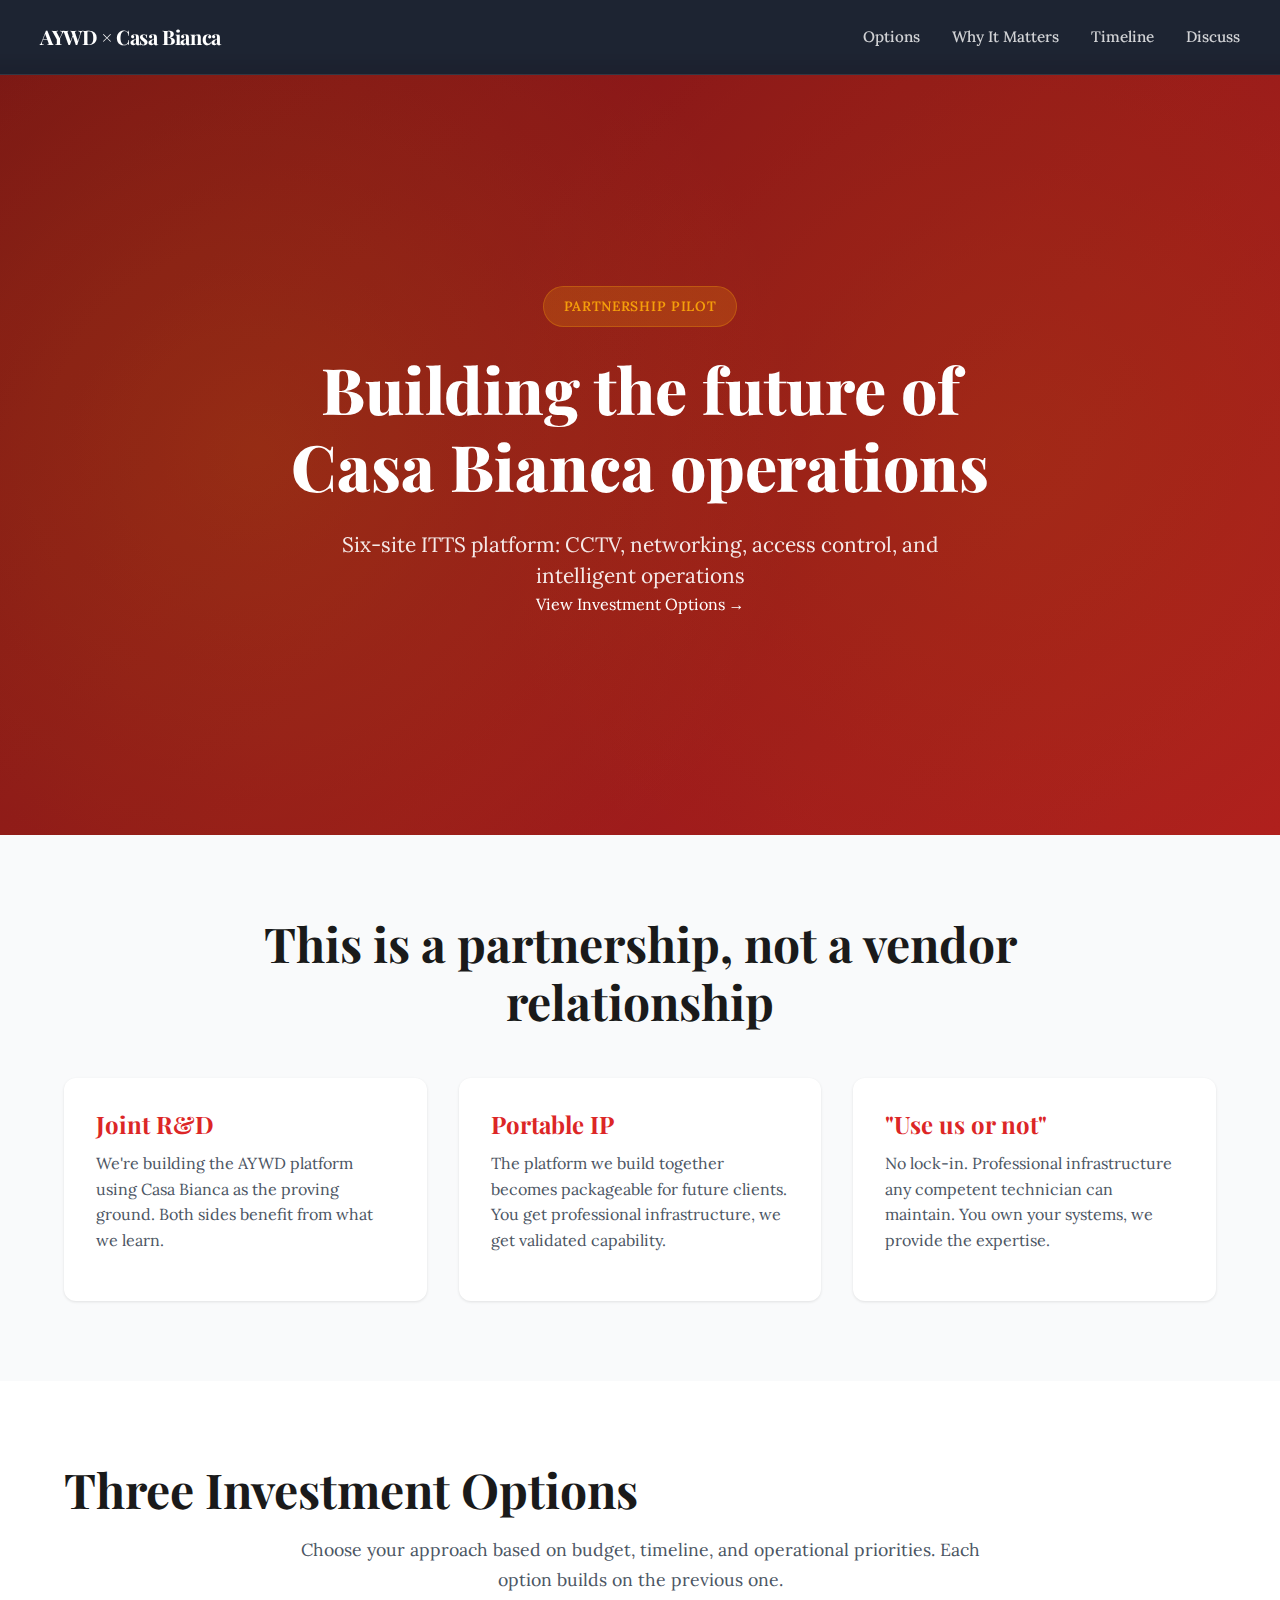
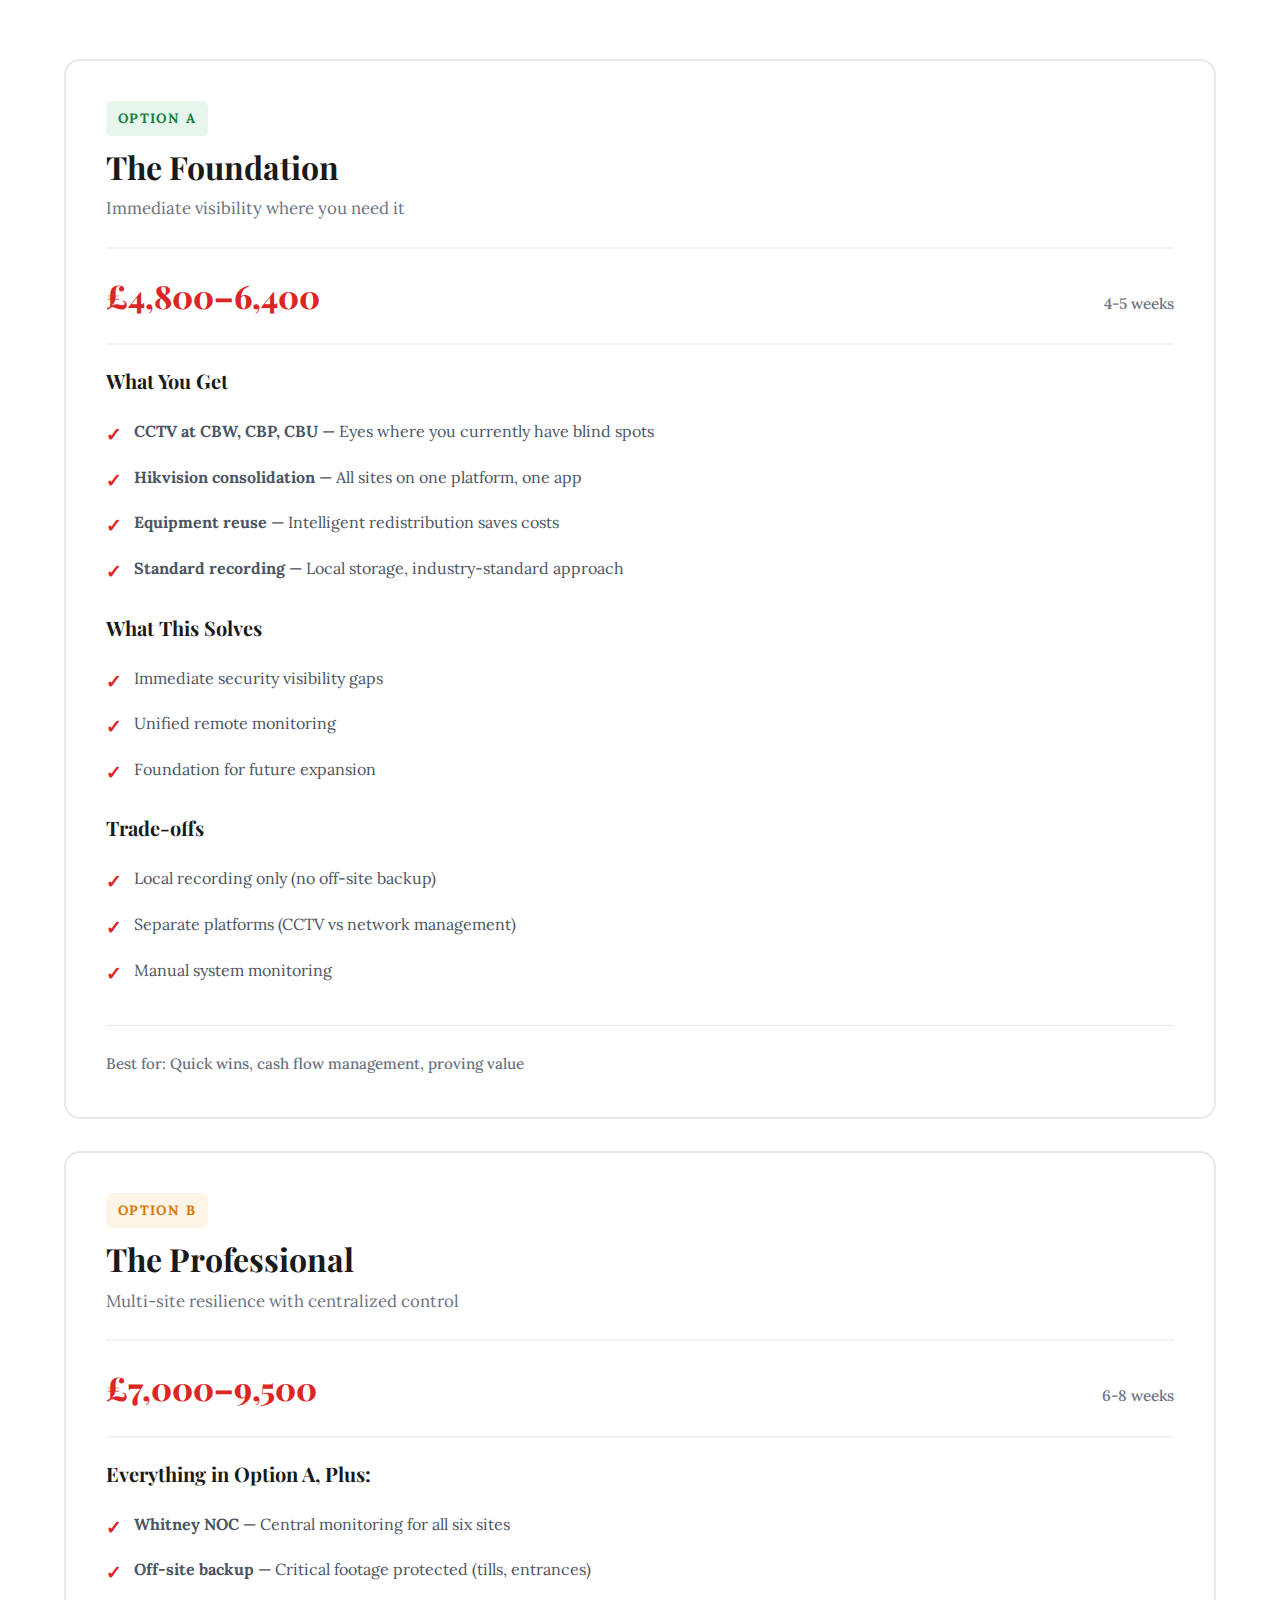
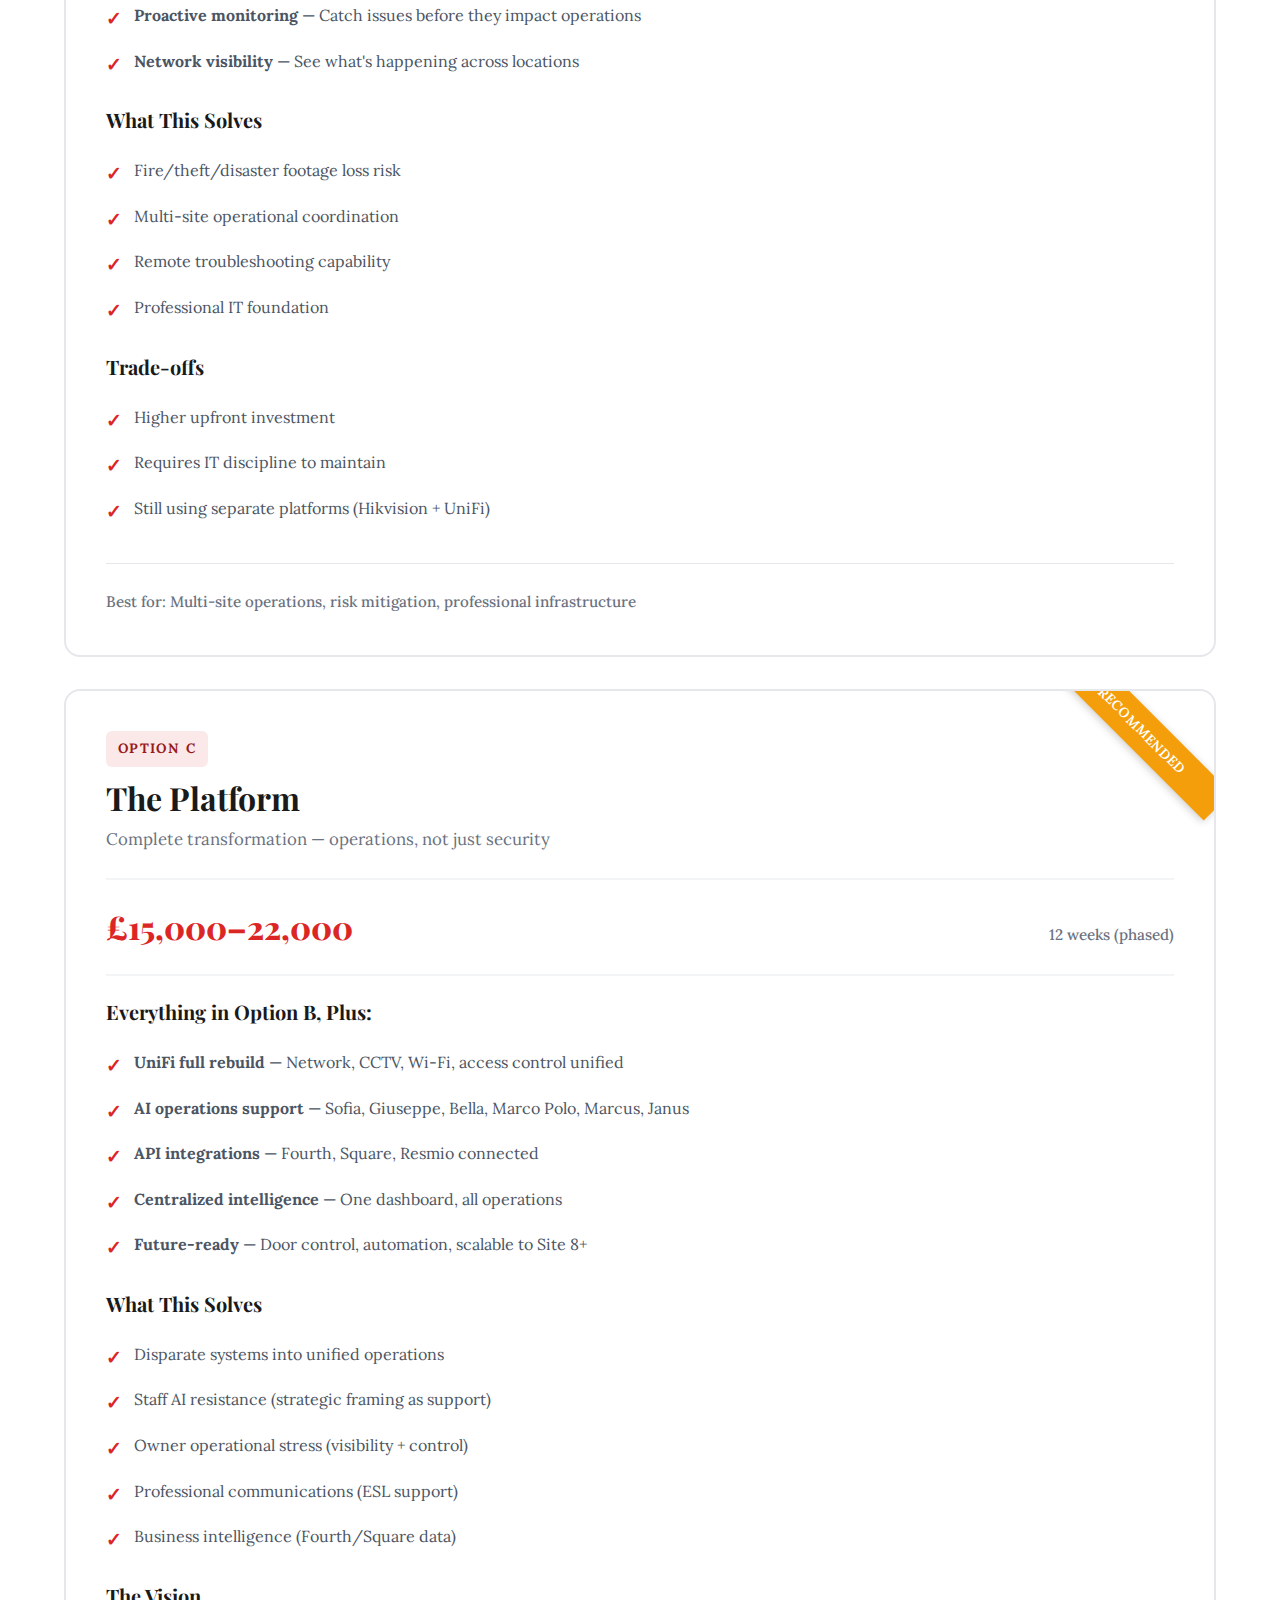
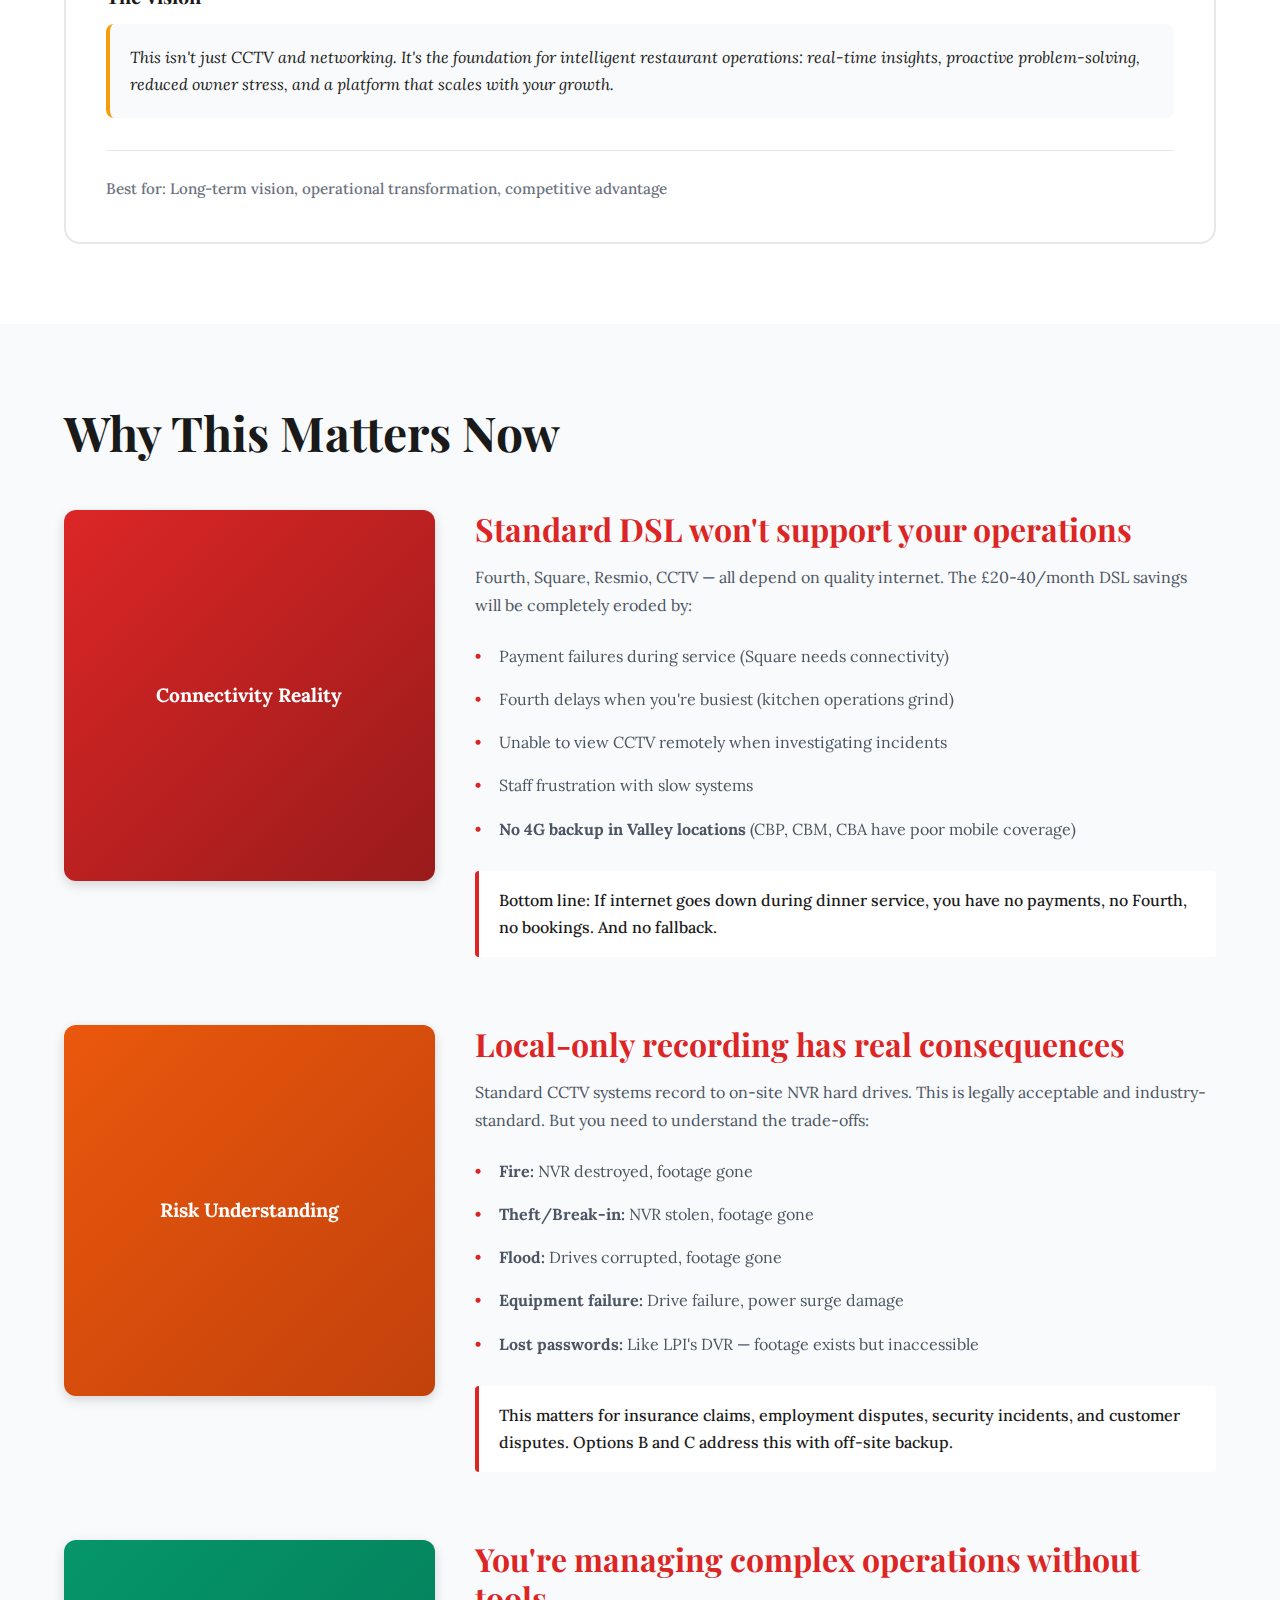
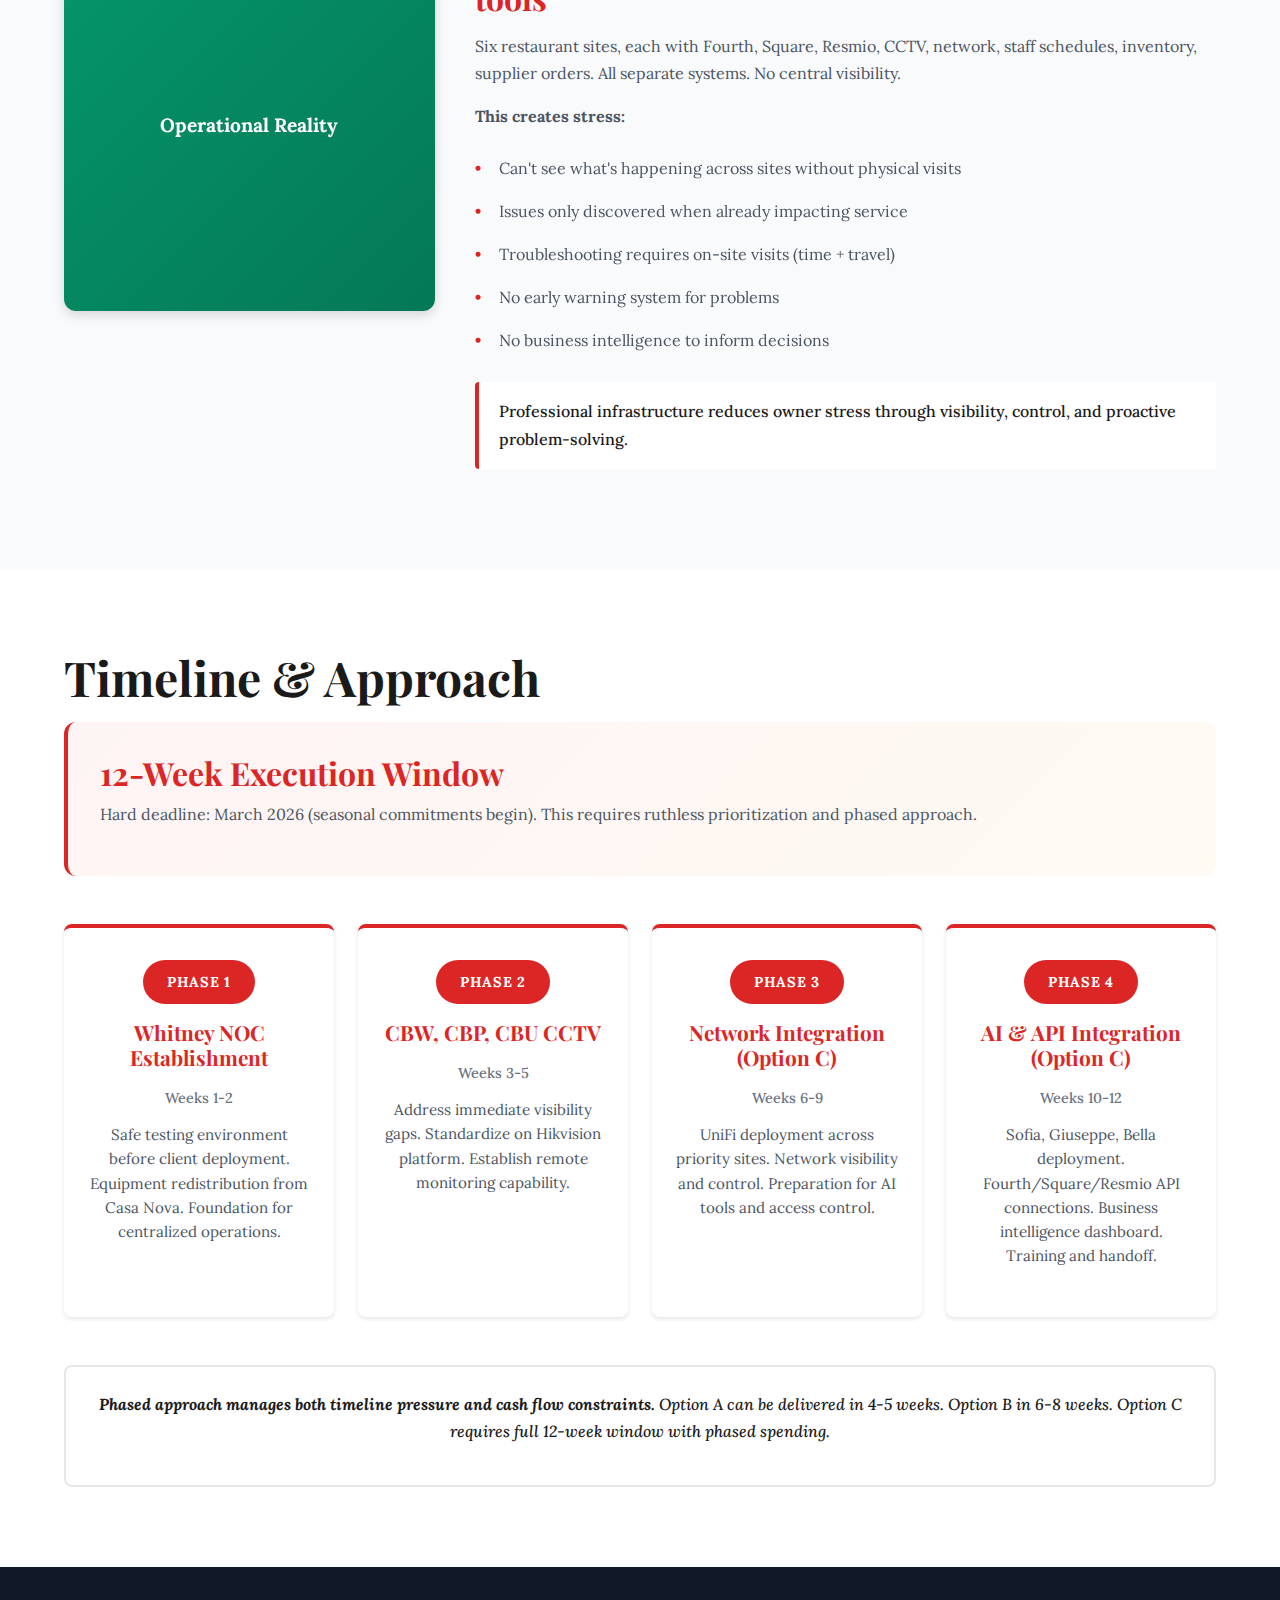
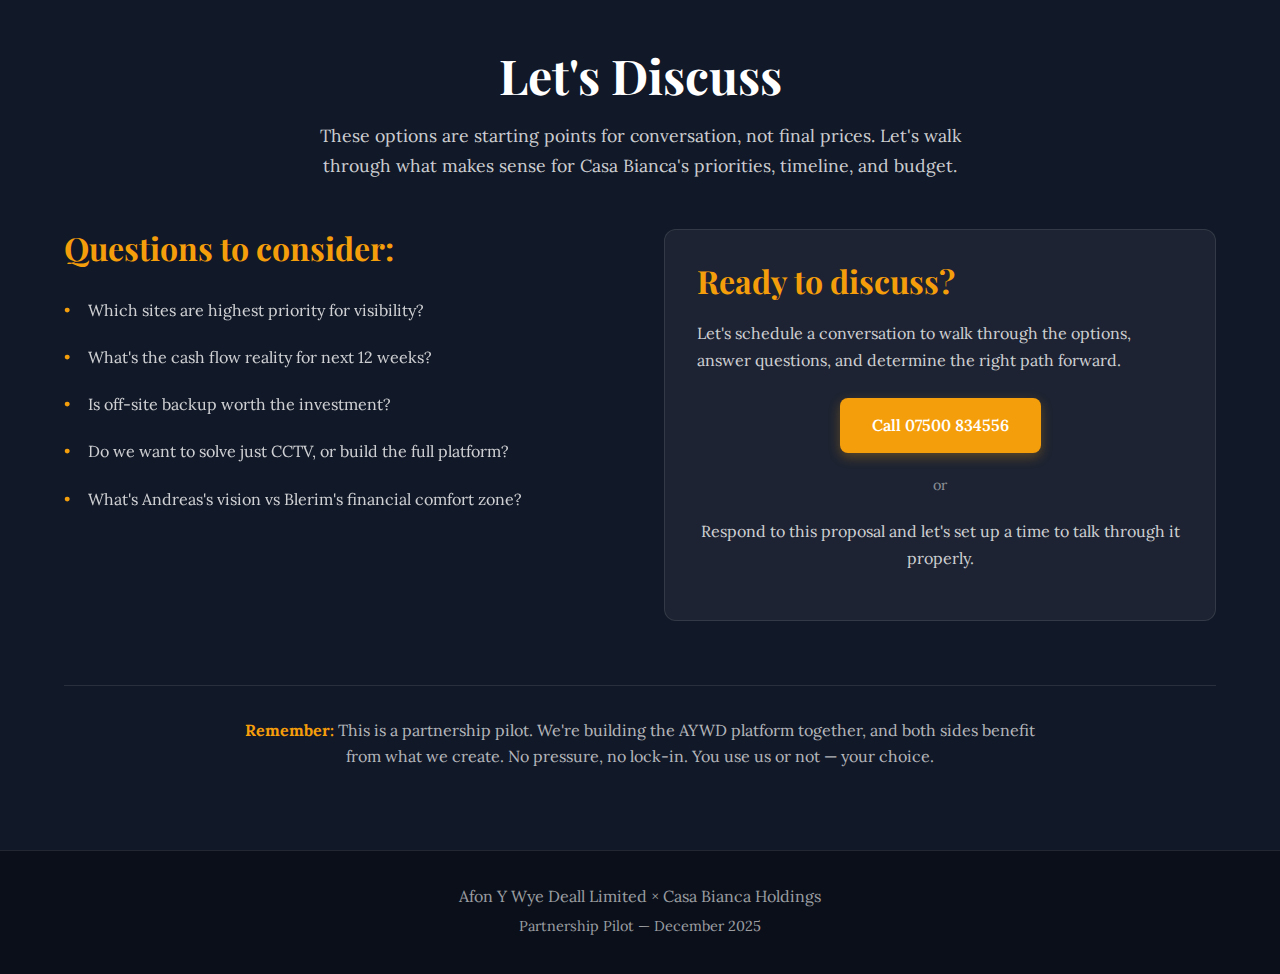
<file: index.html>
<!-- Rebuild trigger -->
<!DOCTYPE html>
<html lang="en">
<head>
    <meta charset="UTF-8">
    <meta name="viewport" content="width=device-width, initial-scale=1.0">
    <title>Casa Bianca Holdings | ITTS Platform Proposal</title>
    <meta name="description" content="Professional infrastructure platform for Casa Bianca Holdings - partnership pilot for intelligent restaurant operations">
    
    <!-- Fonts - Playfair Display for headers, Lora for body -->
    <link rel="preconnect" href="https://fonts.googleapis.com">
    <link rel="preconnect" href="https://fonts.gstatic.com" crossorigin>
    <link href="https://fonts.googleapis.com/css2?family=Playfair+Display:wght@400;500;600;700;800;900&family=Lora:ital,wght@0,400;0,500;0,600;0,700;1,400;1,500;1,600;1,700&display=swap" rel="stylesheet">
    
    <!-- Styles -->
    <link rel="stylesheet" href="css/style.css">
    <link rel="stylesheet" href="css/additional-styles.css">
</head>
<body>
    <!-- Navigation -->
    <nav class="nav">
        <div class="nav-brand">
            <span class="nav-logo">AYWD × Casa Bianca</span>
        </div>
        <div class="nav-links">
            <a href="#options">Options</a>
            <a href="#why">Why It Matters</a>
            <a href="#timeline">Timeline</a>
            <a href="#contact">Discuss</a>
        </div>
    </nav>

    <!-- Hero Section -->
    <section class="hero">
        <div class="hero-overlay"></div>
        <div class="hero-content">
            <span class="hero-label">Partnership Pilot</span>
            <h1>Building the future of<br>Casa Bianca operations</h1>
            <p class="hero-subtitle">Six-site ITTS platform: CCTV, networking, access control, and intelligent operations</p>
            <a href="summary.html" class="hero-button">View Investment Options →</a>
        </div>
    </section>

    <!-- Partnership Introduction -->
    <section class="partnership">
        <div class="container">
            <h2>This is a partnership, not a vendor relationship</h2>
            <div class="partnership-grid">
                <div class="partnership-point">
                    <h3>Joint R&D</h3>
                    <p>We're building the AYWD platform using Casa Bianca as the proving ground. Both sides benefit from what we learn.</p>
                </div>
                <div class="partnership-point">
                    <h3>Portable IP</h3>
                    <p>The platform we build together becomes packageable for future clients. You get professional infrastructure, we get validated capability.</p>
                </div>
                <div class="partnership-point">
                    <h3>"Use us or not"</h3>
                    <p>No lock-in. Professional infrastructure any competent technician can maintain. You own your systems, we provide the expertise.</p>
                </div>
            </div>
        </div>
    </section>

    <!-- Three Investment Options -->
    <section id="options" class="options">
        <div class="container">
            <h2>Three Investment Options</h2>
            <p class="section-intro">Choose your approach based on budget, timeline, and operational priorities. Each option builds on the previous one.</p>
            
            <div class="options-grid">
                <!-- Option A: The Foundation -->
                <article class="option option-foundation">
                    <div class="option-header">
                        <span class="option-label">Option A</span>
                        <h3>The Foundation</h3>
                        <p class="option-tagline">Immediate visibility where you need it</p>
                    </div>
                    
                    <div class="option-investment">
                        <span class="investment-amount">£4,800–6,400</span>
                        <span class="investment-timeline">4-5 weeks</span>
                    </div>
                    
                    <div class="option-content">
                        <h4>What You Get</h4>
                        <ul>
                            <li><strong>CCTV at CBW, CBP, CBU</strong> — Eyes where you currently have blind spots</li>
                            <li><strong>Hikvision consolidation</strong> — All sites on one platform, one app</li>
                            <li><strong>Equipment reuse</strong> — Intelligent redistribution saves costs</li>
                            <li><strong>Standard recording</strong> — Local storage, industry-standard approach</li>
                        </ul>
                        
                        <h4>What This Solves</h4>
                        <ul class="solves-list">
                            <li>Immediate security visibility gaps</li>
                            <li>Unified remote monitoring</li>
                            <li>Foundation for future expansion</li>
                        </ul>
                        
                        <h4>Trade-offs</h4>
                        <ul class="tradeoffs-list">
                            <li>Local recording only (no off-site backup)</li>
                            <li>Separate platforms (CCTV vs network management)</li>
                            <li>Manual system monitoring</li>
                        </ul>
                    </div>
                    
                    <div class="option-footer">
                        <span class="option-suited">Best for: Quick wins, cash flow management, proving value</span>
                    </div>
                </article>

                <!-- Option B: The Professional -->
                <article class="option option-professional">
                    <div class="option-header">
                        <span class="option-label">Option B</span>
                        <h3>The Professional</h3>
                        <p class="option-tagline">Multi-site resilience with centralized control</p>
                    </div>
                    
                    <div class="option-investment">
                        <span class="investment-amount">£7,000–9,500</span>
                        <span class="investment-timeline">6-8 weeks</span>
                    </div>
                    
                    <div class="option-content">
                        <h4>Everything in Option A, Plus:</h4>
                        <ul>
                            <li><strong>Whitney NOC</strong> — Central monitoring for all six sites</li>
                            <li><strong>Off-site backup</strong> — Critical footage protected (tills, entrances)</li>
                            <li><strong>Proactive monitoring</strong> — Catch issues before they impact operations</li>
                            <li><strong>Network visibility</strong> — See what's happening across locations</li>
                        </ul>
                        
                        <h4>What This Solves</h4>
                        <ul class="solves-list">
                            <li>Fire/theft/disaster footage loss risk</li>
                            <li>Multi-site operational coordination</li>
                            <li>Remote troubleshooting capability</li>
                            <li>Professional IT foundation</li>
                        </ul>
                        
                        <h4>Trade-offs</h4>
                        <ul class="tradeoffs-list">
                            <li>Higher upfront investment</li>
                            <li>Requires IT discipline to maintain</li>
                            <li>Still using separate platforms (Hikvision + UniFi)</li>
                        </ul>
                    </div>
                    
                    <div class="option-footer">
                        <span class="option-suited">Best for: Multi-site operations, risk mitigation, professional infrastructure</span>
                    </div>
                </article>

                <!-- Option C: The Platform -->
                <article class="option option-platform">
                    <div class="option-ribbon">Recommended</div>
                    <div class="option-header">
                        <span class="option-label">Option C</span>
                        <h3>The Platform</h3>
                        <p class="option-tagline">Complete transformation — operations, not just security</p>
                    </div>
                    
                    <div class="option-investment">
                        <span class="investment-amount">£15,000–22,000</span>
                        <span class="investment-timeline">12 weeks (phased)</span>
                    </div>
                    
                    <div class="option-content">
                        <h4>Everything in Option B, Plus:</h4>
                        <ul>
                            <li><strong>UniFi full rebuild</strong> — Network, CCTV, Wi-Fi, access control unified</li>
                            <li><strong>AI operations support</strong> — Sofia, Giuseppe, Bella, Marco Polo, Marcus, Janus</li>
                            <li><strong>API integrations</strong> — Fourth, Square, Resmio connected</li>
                            <li><strong>Centralized intelligence</strong> — One dashboard, all operations</li>
                            <li><strong>Future-ready</strong> — Door control, automation, scalable to Site 8+</li>
                        </ul>
                        
                        <h4>What This Solves</h4>
                        <ul class="solves-list">
                            <li>Disparate systems into unified operations</li>
                            <li>Staff AI resistance (strategic framing as support)</li>
                            <li>Owner operational stress (visibility + control)</li>
                            <li>Professional communications (ESL support)</li>
                            <li>Business intelligence (Fourth/Square data)</li>
                        </ul>
                        
                        <h4>The Vision</h4>
                        <p class="vision-text">This isn't just CCTV and networking. It's the foundation for intelligent restaurant operations: real-time insights, proactive problem-solving, reduced owner stress, and a platform that scales with your growth.</p>
                    </div>
                    
                    <div class="option-footer">
                        <span class="option-suited">Best for: Long-term vision, operational transformation, competitive advantage</span>
                    </div>
                </article>
            </div>
        </div>
    </section>

    <!-- Why It Matters -->
    <section id="why" class="why">
        <div class="container">
            <h2>Why This Matters Now</h2>
            
            <div class="why-grid">
                <article class="why-item">
                    <div class="why-image">
                        <div class="placeholder-image" style="background: linear-gradient(135deg, #dc2626, #991b1b);">
                            <span>Connectivity Reality</span>
                        </div>
                    </div>
                    <div class="why-content">
                        <h3>Standard DSL won't support your operations</h3>
                        <p>Fourth, Square, Resmio, CCTV — all depend on quality internet. The £20-40/month DSL savings will be completely eroded by:</p>
                        <ul>
                            <li>Payment failures during service (Square needs connectivity)</li>
                            <li>Fourth delays when you're busiest (kitchen operations grind)</li>
                            <li>Unable to view CCTV remotely when investigating incidents</li>
                            <li>Staff frustration with slow systems</li>
                            <li><strong>No 4G backup in Valley locations</strong> (CBP, CBM, CBA have poor mobile coverage)</li>
                        </ul>
                        <p class="why-emphasis">Bottom line: If internet goes down during dinner service, you have no payments, no Fourth, no bookings. And no fallback.</p>
                    </div>
                </article>

                <article class="why-item">
                    <div class="why-image">
                        <div class="placeholder-image" style="background: linear-gradient(135deg, #ea580c, #c2410c);">
                            <span>Risk Understanding</span>
                        </div>
                    </div>
                    <div class="why-content">
                        <h3>Local-only recording has real consequences</h3>
                        <p>Standard CCTV systems record to on-site NVR hard drives. This is legally acceptable and industry-standard. But you need to understand the trade-offs:</p>
                        <ul>
                            <li><strong>Fire:</strong> NVR destroyed, footage gone</li>
                            <li><strong>Theft/Break-in:</strong> NVR stolen, footage gone</li>
                            <li><strong>Flood:</strong> Drives corrupted, footage gone</li>
                            <li><strong>Equipment failure:</strong> Drive failure, power surge damage</li>
                            <li><strong>Lost passwords:</strong> Like LPI's DVR — footage exists but inaccessible</li>
                        </ul>
                        <p class="why-emphasis">This matters for insurance claims, employment disputes, security incidents, and customer disputes. Options B and C address this with off-site backup.</p>
                    </div>
                </article>

                <article class="why-item">
                    <div class="why-image">
                        <div class="placeholder-image" style="background: linear-gradient(135deg, #059669, #047857);">
                            <span>Operational Reality</span>
                        </div>
                    </div>
                    <div class="why-content">
                        <h3>You're managing complex operations without tools</h3>
                        <p>Six restaurant sites, each with Fourth, Square, Resmio, CCTV, network, staff schedules, inventory, supplier orders. All separate systems. No central visibility.</p>
                        <p><strong>This creates stress:</strong></p>
                        <ul>
                            <li>Can't see what's happening across sites without physical visits</li>
                            <li>Issues only discovered when already impacting service</li>
                            <li>Troubleshooting requires on-site visits (time + travel)</li>
                            <li>No early warning system for problems</li>
                            <li>No business intelligence to inform decisions</li>
                        </ul>
                        <p class="why-emphasis">Professional infrastructure reduces owner stress through visibility, control, and proactive problem-solving.</p>
                    </div>
                </article>
            </div>
        </div>
    </section>

    <!-- Timeline -->
    <section id="timeline" class="timeline">
        <div class="container">
            <h2>Timeline & Approach</h2>
            
            <div class="timeline-constraint">
                <div class="constraint-content">
                    <h3>12-Week Execution Window</h3>
                    <p>Hard deadline: March 2026 (seasonal commitments begin). This requires ruthless prioritization and phased approach.</p>
                </div>
            </div>

            <div class="timeline-phases">
                <div class="phase">
                    <span class="phase-number">Phase 1</span>
                    <h3>Whitney NOC Establishment</h3>
                    <span class="phase-duration">Weeks 1-2</span>
                    <p>Safe testing environment before client deployment. Equipment redistribution from Casa Nova. Foundation for centralized operations.</p>
                </div>

                <div class="phase">
                    <span class="phase-number">Phase 2</span>
                    <h3>CBW, CBP, CBU CCTV</h3>
                    <span class="phase-duration">Weeks 3-5</span>
                    <p>Address immediate visibility gaps. Standardize on Hikvision platform. Establish remote monitoring capability.</p>
                </div>

                <div class="phase">
                    <span class="phase-number">Phase 3</span>
                    <h3>Network Integration (Option C)</h3>
                    <span class="phase-duration">Weeks 6-9</span>
                    <p>UniFi deployment across priority sites. Network visibility and control. Preparation for AI tools and access control.</p>
                </div>

                <div class="phase">
                    <span class="phase-number">Phase 4</span>
                    <h3>AI & API Integration (Option C)</h3>
                    <span class="phase-duration">Weeks 10-12</span>
                    <p>Sofia, Giuseppe, Bella deployment. Fourth/Square/Resmio API connections. Business intelligence dashboard. Training and handoff.</p>
                </div>
            </div>

            <div class="timeline-note">
                <p><strong>Phased approach manages both timeline pressure and cash flow constraints.</strong> Option A can be delivered in 4-5 weeks. Option B in 6-8 weeks. Option C requires full 12-week window with phased spending.</p>
            </div>
        </div>
    </section>

    <!-- Next Steps -->
    <section id="contact" class="contact">
        <div class="container">
            <h2>Let's Discuss</h2>
            <p class="contact-intro">These options are starting points for conversation, not final prices. Let's walk through what makes sense for Casa Bianca's priorities, timeline, and budget.</p>
            
            <div class="contact-grid">
                <div class="contact-option">
                    <h3>Questions to consider:</h3>
                    <ul>
                        <li>Which sites are highest priority for visibility?</li>
                        <li>What's the cash flow reality for next 12 weeks?</li>
                        <li>Is off-site backup worth the investment?</li>
                        <li>Do we want to solve just CCTV, or build the full platform?</li>
                        <li>What's Andreas's vision vs Blerim's financial comfort zone?</li>
                    </ul>
                </div>

                <div class="contact-cta">
                    <h3>Ready to discuss?</h3>
                    <p>Let's schedule a conversation to walk through the options, answer questions, and determine the right path forward.</p>
                    <div class="contact-details">
                        <a href="tel:+447500834556" class="btn btn-primary">Call 07500 834556</a>
                        <span class="contact-or">or</span>
                        <p class="contact-email">Respond to this proposal and let's set up a time to talk through it properly.</p>
                    </div>
                </div>
            </div>

            <div class="contact-footer">
                <p class="footer-note"><strong>Remember:</strong> This is a partnership pilot. We're building the AYWD platform together, and both sides benefit from what we create. No pressure, no lock-in. You use us or not — your choice.</p>
            </div>
        </div>
    </section>

    <!-- Footer -->
    <footer class="footer">
        <div class="container">
            <p>Afon Y Wye Deall Limited × Casa Bianca Holdings</p>
            <p class="footer-tagline">Partnership Pilot — December 2025</p>
        </div>
    </footer>

</body>
</html>
</file>
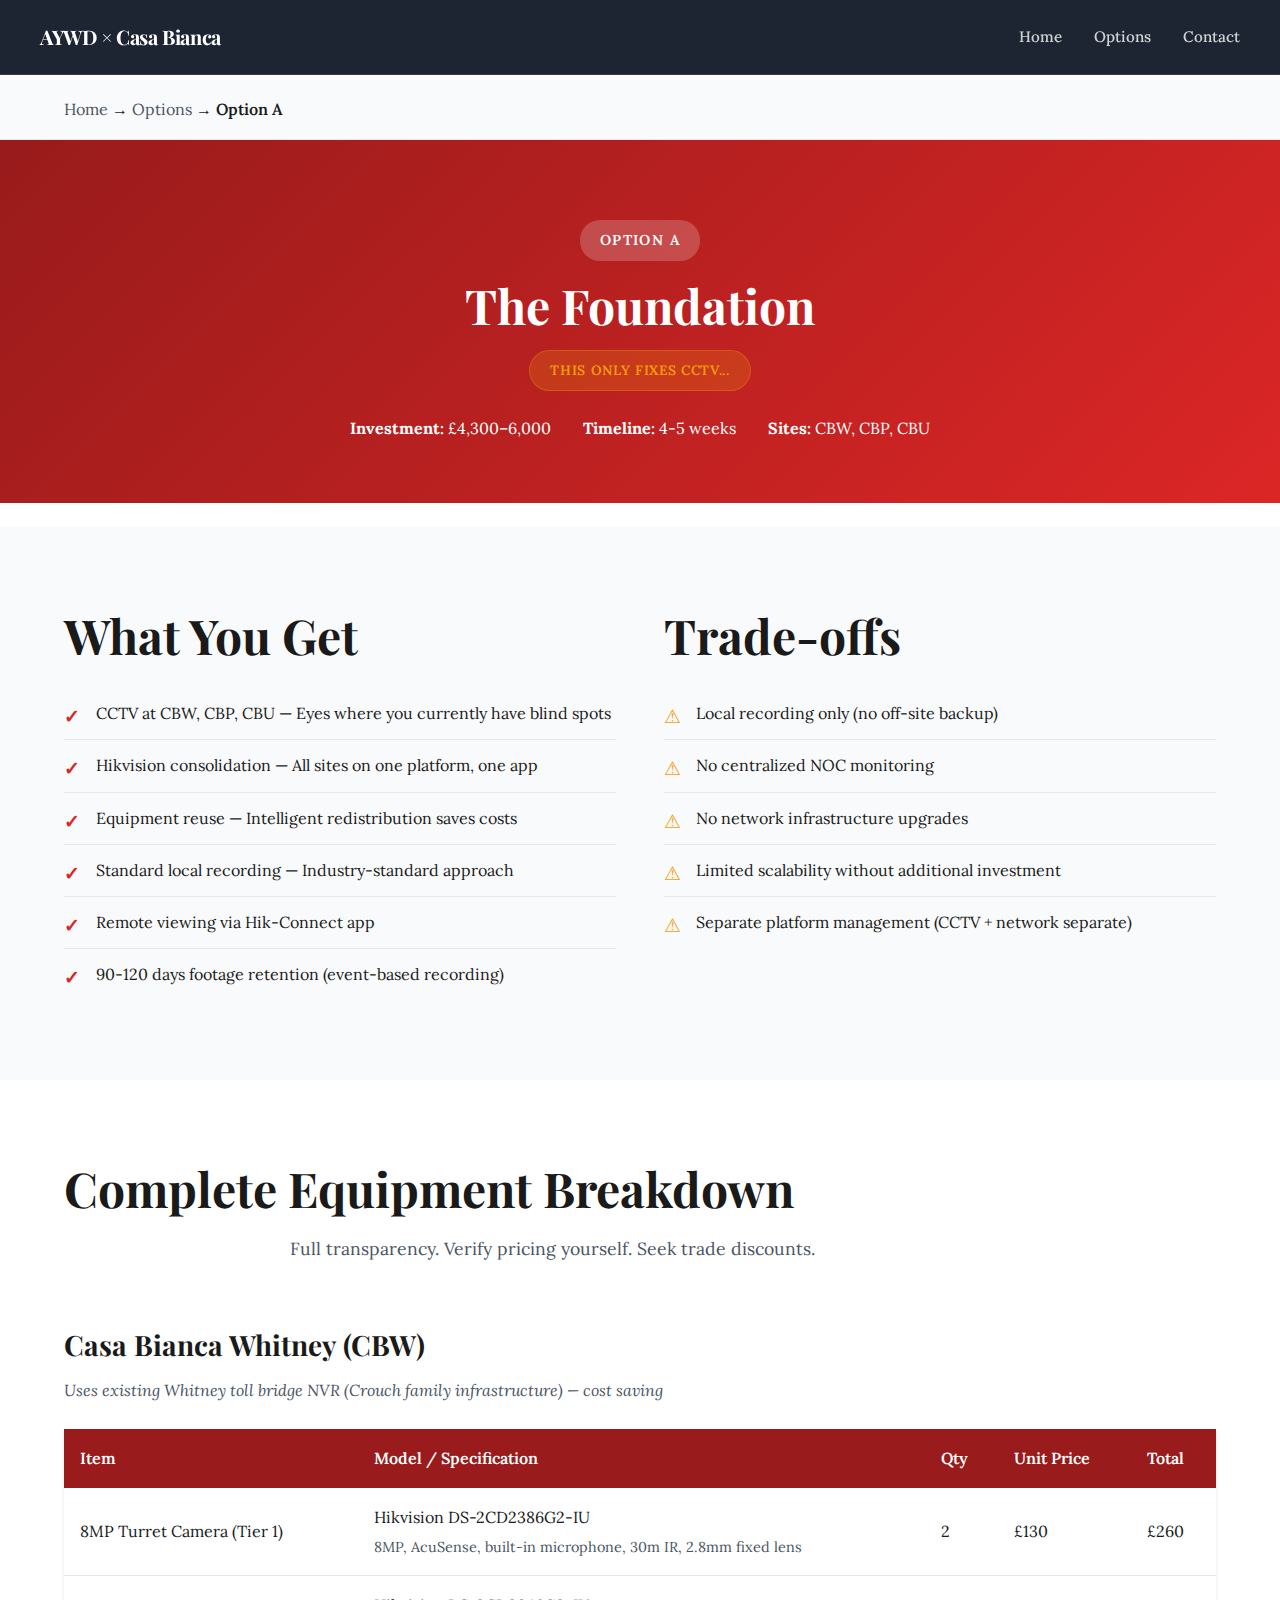
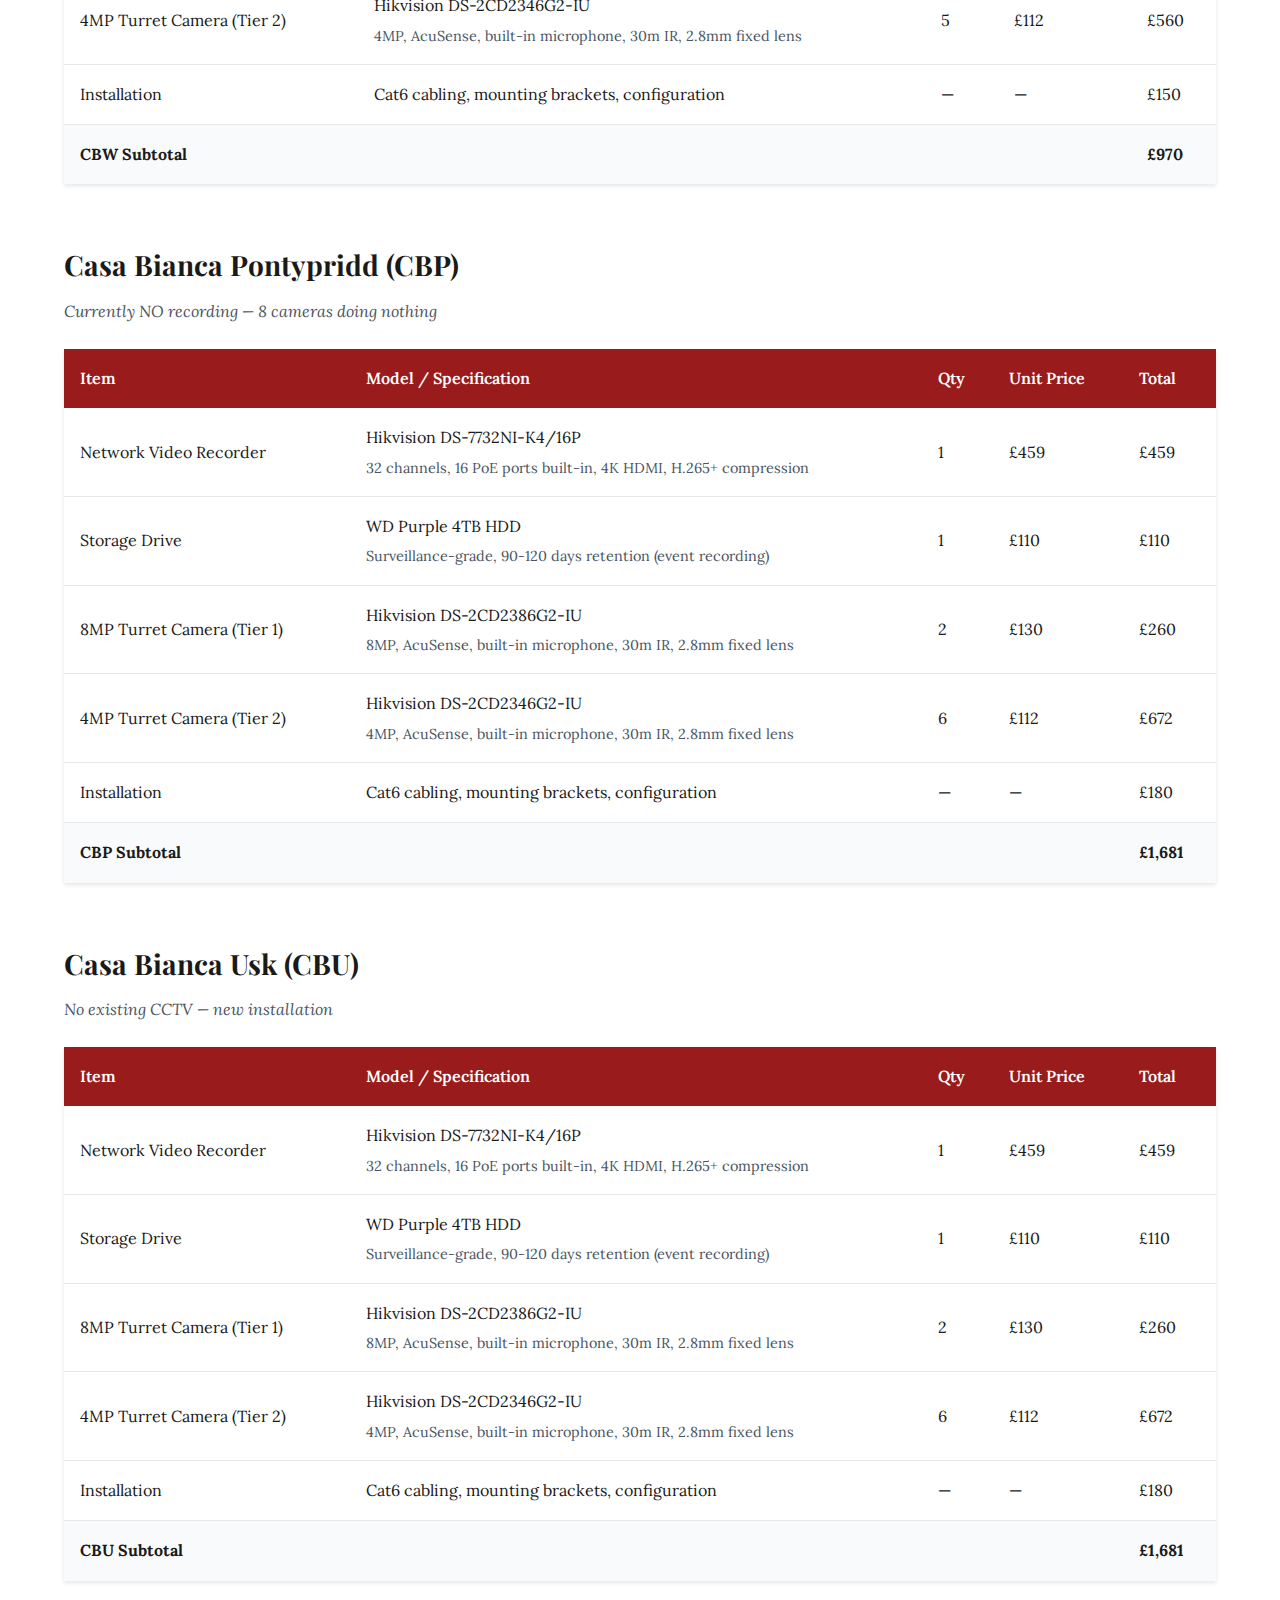
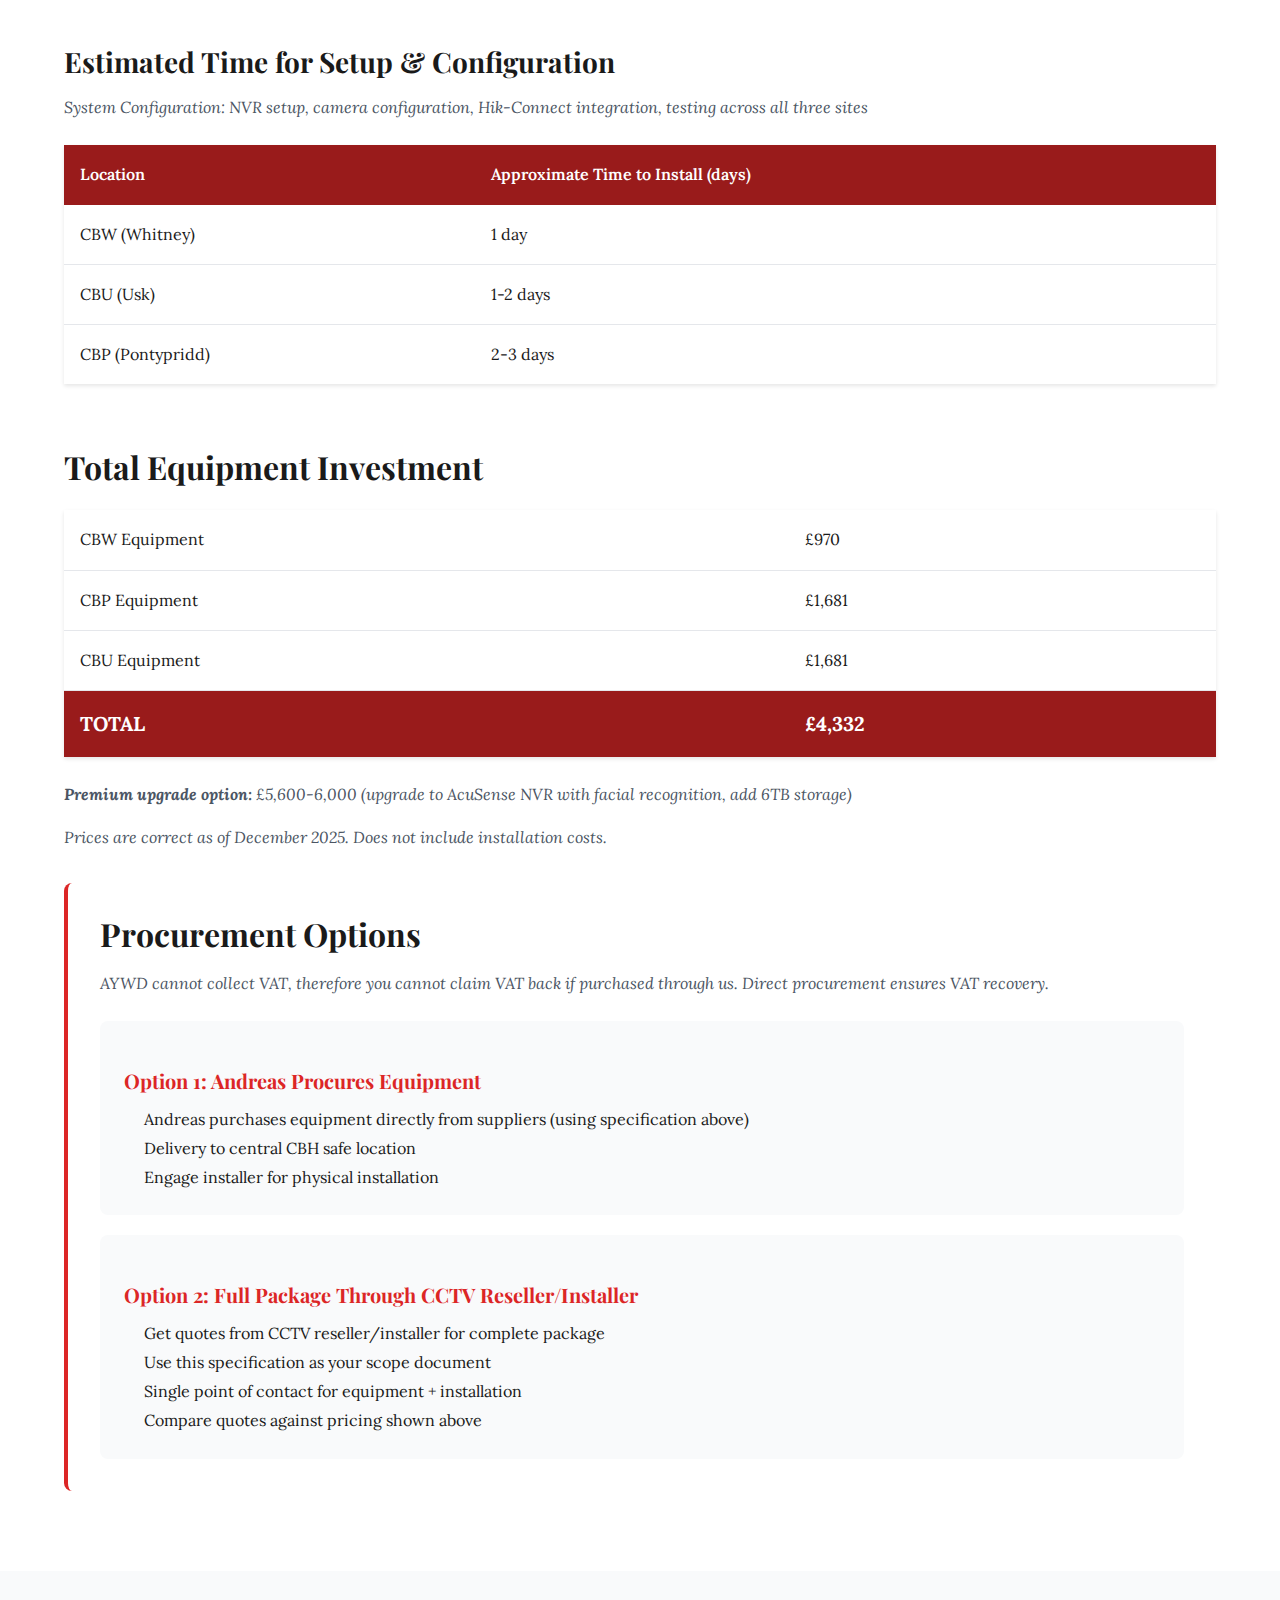
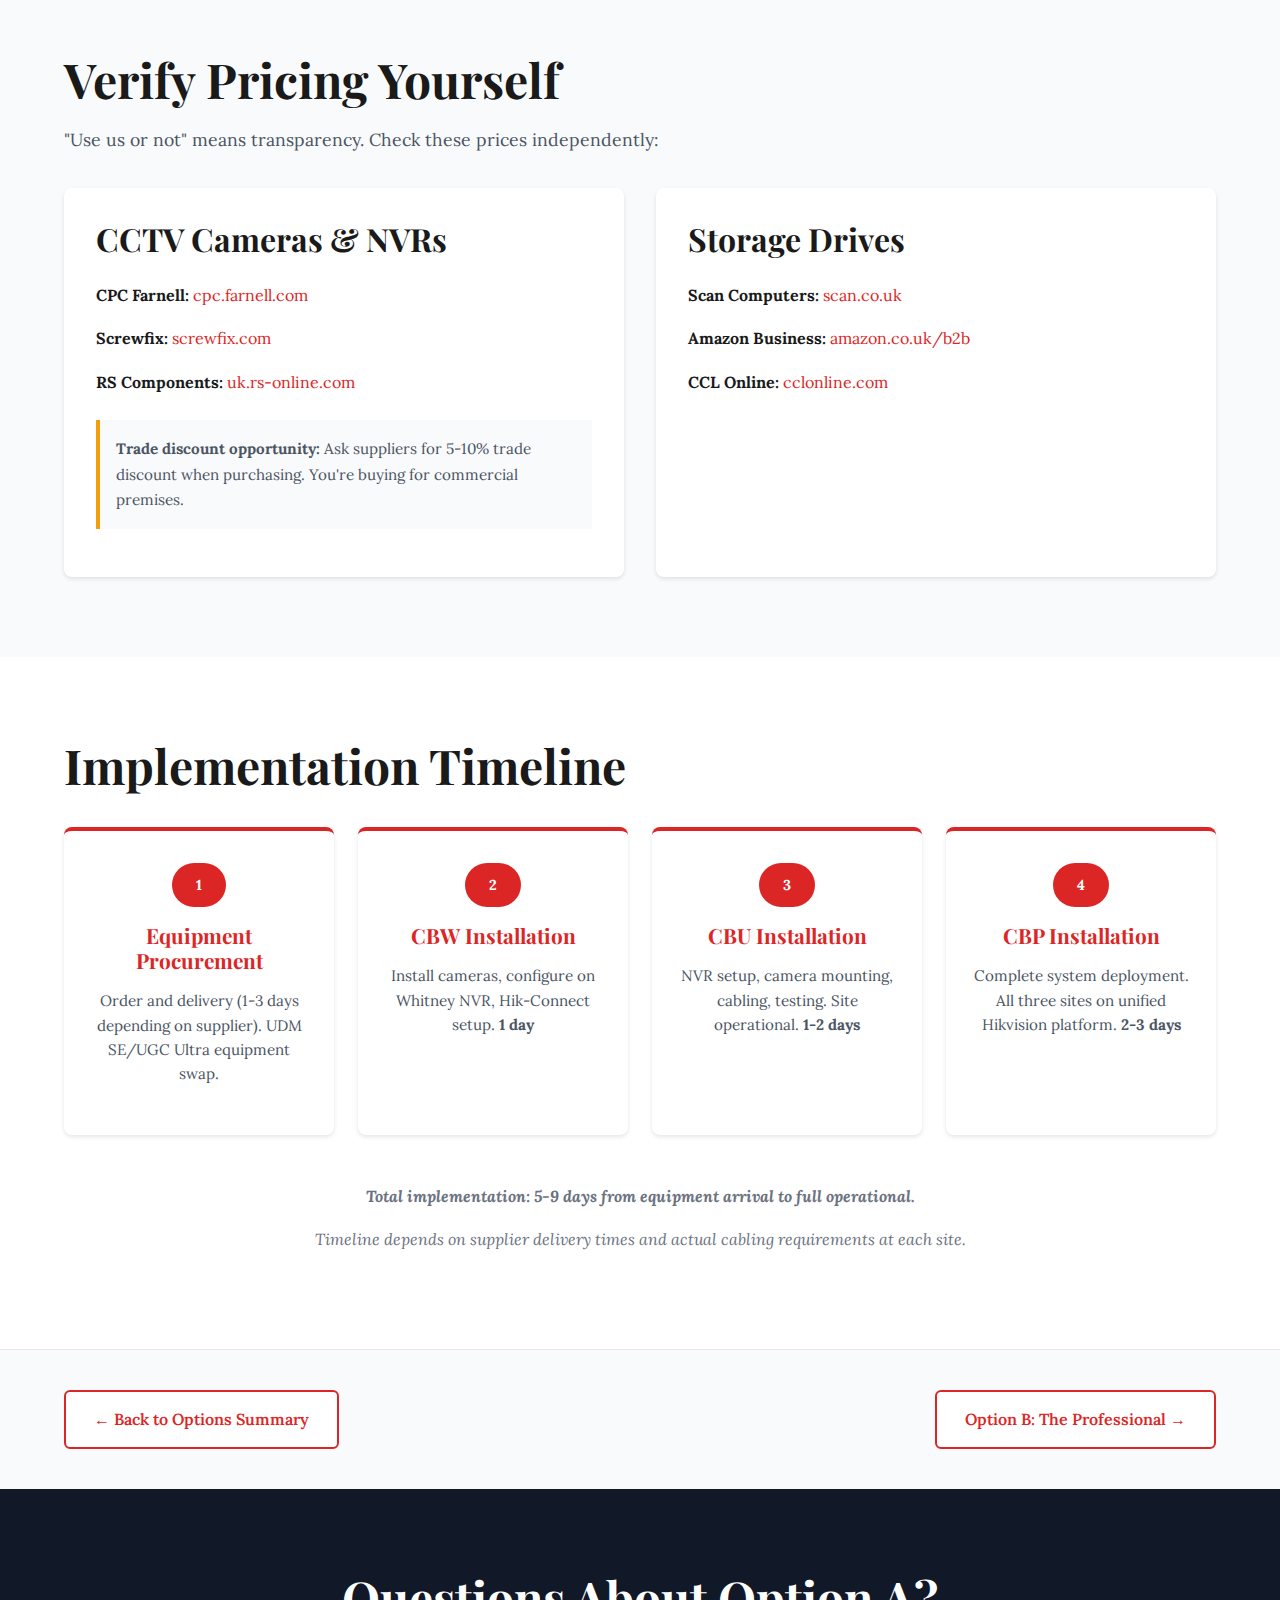
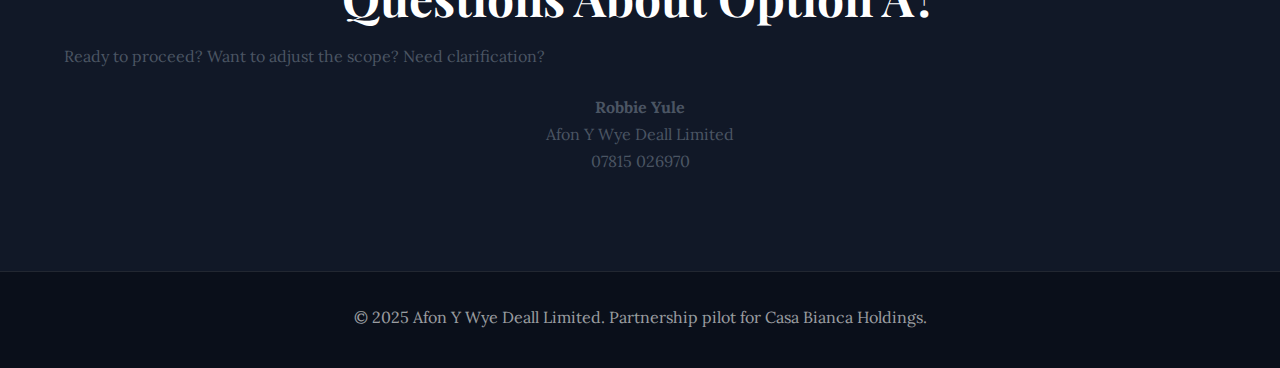
<file: option-a.html>
<!DOCTYPE html>
<html lang="en">
<head>
    <meta charset="UTF-8">
    <meta name="viewport" content="width=device-width, initial-scale=1.0">
    <title>Option A: The Foundation | Casa Bianca ITTS</title>
    <meta name="description" content="Detailed equipment specifications and pricing for Option A - CCTV Foundation">
    
    <!-- Fonts -->
    <link rel="preconnect" href="https://fonts.googleapis.com">
    <link rel="preconnect" href="https://fonts.gstatic.com" crossorigin>
    <link href="https://fonts.googleapis.com/css2?family=Playfair+Display:wght@400;500;600;700;800;900&family=Lora:ital,wght@0,400;0,500;0,600;0,700;1,400;1,500;1,600;1,700&display=swap" rel="stylesheet">
    
    <link rel="stylesheet" href="css/style.css">
    <link rel="stylesheet" href="css/additional-styles.css">
</head>
<body>
    <!-- Navigation -->
    <nav class="nav">
        <div class="nav-brand">
            <span class="nav-logo">AYWD × Casa Bianca</span>
        </div>
        <div class="nav-links">
            <a href="index.html">Home</a>
            <a href="summary.html">Options</a>
            <a href="#contact">Contact</a>
        </div>
    </nav>

    <!-- Breadcrumb -->
    <div class="breadcrumb">
        <div class="container">
            <a href="index.html">Home</a> → <a href="summary.html">Options</a> → <span>Option A</span>
        </div>
    </div>

    <!-- Page Header -->
    <section class="page-header option-header">
        <div class="container">
            <span class="option-label">Option A</span>
            <h1>The Foundation</h1>
            <span class="hero-label">This only fixes CCTV...</span>
            <div class="option-meta">
                <span class="meta-item"><strong>Investment:</strong> £4,300–6,000</span>
                <span class="meta-item"><strong>Timeline:</strong> 4-5 weeks</span>
                <span class="meta-item"><strong>Sites:</strong> CBW, CBP, CBU</span>
            </div>
        </div>
    </section>

    <!-- What You Get/Don't Get -->
    <section class="option-overview">
        <div class="container">
            <div class="overview-grid">
                <div class="overview-column get">
                    <h2>What You Get</h2>
                    <ul>
                        <li>CCTV at CBW, CBP, CBU — Eyes where you currently have blind spots</li>
                        <li>Hikvision consolidation — All sites on one platform, one app</li>
                        <li>Equipment reuse — Intelligent redistribution saves costs</li>
                        <li>Standard local recording — Industry-standard approach</li>
                        <li>Remote viewing via Hik-Connect app</li>
                        <li>90-120 days footage retention (event-based recording)</li>
                    </ul>
                </div>
                <div class="overview-column dont-get">
                    <h2>Trade-offs</h2>
                    <ul>
                        <li>Local recording only (no off-site backup)</li>
                        <li>No centralized NOC monitoring</li>
                        <li>No network infrastructure upgrades</li>
                        <li>Limited scalability without additional investment</li>
                        <li>Separate platform management (CCTV + network separate)</li>
                    </ul>
                </div>
            </div>
        </div>
    </section>

    <!-- Equipment Breakdown -->
    <section class="equipment-section">
        <div class="container">
            <h2>Complete Equipment Breakdown</h2>
            <p class="section-intro">Full transparency. Verify pricing yourself. Seek trade discounts.</p>

            <!-- CBW Equipment -->
            <div class="equipment-site">
                <h3>Casa Bianca Whitney (CBW)</h3>
                <p class="site-note">Uses existing Whitney toll bridge NVR (Crouch family infrastructure) — cost saving</p>
                
                <table class="equipment-table">
                    <thead>
                        <tr>
                            <th>Item</th>
                            <th>Model / Specification</th>
                            <th>Qty</th>
                            <th>Unit Price</th>
                            <th>Total</th>
                        </tr>
                    </thead>
                    <tbody>
                        <tr>
                            <td>8MP Turret Camera (Tier 1)</td>
                            <td>Hikvision DS-2CD2386G2-IU<br><span class="spec-detail">8MP, AcuSense, built-in microphone, 30m IR, 2.8mm fixed lens</span></td>
                            <td>2</td>
                            <td>£130</td>
                            <td>£260</td>
                        </tr>
                        <tr>
                            <td>4MP Turret Camera (Tier 2)</td>
                            <td>Hikvision DS-2CD2346G2-IU<br><span class="spec-detail">4MP, AcuSense, built-in microphone, 30m IR, 2.8mm fixed lens</span></td>
                            <td>5</td>
                            <td>£112</td>
                            <td>£560</td>
                        </tr>
                        <tr>
                            <td>Installation</td>
                            <td>Cat6 cabling, mounting brackets, configuration</td>
                            <td>—</td>
                            <td>—</td>
                            <td>£150</td>
                        </tr>
                        <tr class="subtotal">
                            <td colspan="4"><strong>CBW Subtotal</strong></td>
                            <td><strong>£970</strong></td>
                        </tr>
                    </tbody>
                </table>
            </div>

            <!-- CBP Equipment -->
            <div class="equipment-site">
                <h3>Casa Bianca Pontypridd (CBP)</h3>
                <p class="site-note">Currently NO recording — 8 cameras doing nothing</p>
                
                <table class="equipment-table">
                    <thead>
                        <tr>
                            <th>Item</th>
                            <th>Model / Specification</th>
                            <th>Qty</th>
                            <th>Unit Price</th>
                            <th>Total</th>
                        </tr>
                    </thead>
                    <tbody>
                        <tr>
                            <td>Network Video Recorder</td>
                            <td>Hikvision DS-7732NI-K4/16P<br><span class="spec-detail">32 channels, 16 PoE ports built-in, 4K HDMI, H.265+ compression</span></td>
                            <td>1</td>
                            <td>£459</td>
                            <td>£459</td>
                        </tr>
                        <tr>
                            <td>Storage Drive</td>
                            <td>WD Purple 4TB HDD<br><span class="spec-detail">Surveillance-grade, 90-120 days retention (event recording)</span></td>
                            <td>1</td>
                            <td>£110</td>
                            <td>£110</td>
                        </tr>
                        <tr>
                            <td>8MP Turret Camera (Tier 1)</td>
                            <td>Hikvision DS-2CD2386G2-IU<br><span class="spec-detail">8MP, AcuSense, built-in microphone, 30m IR, 2.8mm fixed lens</span></td>
                            <td>2</td>
                            <td>£130</td>
                            <td>£260</td>
                        </tr>
                        <tr>
                            <td>4MP Turret Camera (Tier 2)</td>
                            <td>Hikvision DS-2CD2346G2-IU<br><span class="spec-detail">4MP, AcuSense, built-in microphone, 30m IR, 2.8mm fixed lens</span></td>
                            <td>6</td>
                            <td>£112</td>
                            <td>£672</td>
                        </tr>
                        <tr>
                            <td>Installation</td>
                            <td>Cat6 cabling, mounting brackets, configuration</td>
                            <td>—</td>
                            <td>—</td>
                            <td>£180</td>
                        </tr>
                        <tr class="subtotal">
                            <td colspan="4"><strong>CBP Subtotal</strong></td>
                            <td><strong>£1,681</strong></td>
                        </tr>
                    </tbody>
                </table>
            </div>

            <!-- CBU Equipment -->
            <div class="equipment-site">
                <h3>Casa Bianca Usk (CBU)</h3>
                <p class="site-note">No existing CCTV — new installation</p>
                
                <table class="equipment-table">
                    <thead>
                        <tr>
                            <th>Item</th>
                            <th>Model / Specification</th>
                            <th>Qty</th>
                            <th>Unit Price</th>
                            <th>Total</th>
                        </tr>
                    </thead>
                    <tbody>
                        <tr>
                            <td>Network Video Recorder</td>
                            <td>Hikvision DS-7732NI-K4/16P<br><span class="spec-detail">32 channels, 16 PoE ports built-in, 4K HDMI, H.265+ compression</span></td>
                            <td>1</td>
                            <td>£459</td>
                            <td>£459</td>
                        </tr>
                        <tr>
                            <td>Storage Drive</td>
                            <td>WD Purple 4TB HDD<br><span class="spec-detail">Surveillance-grade, 90-120 days retention (event recording)</span></td>
                            <td>1</td>
                            <td>£110</td>
                            <td>£110</td>
                        </tr>
                        <tr>
                            <td>8MP Turret Camera (Tier 1)</td>
                            <td>Hikvision DS-2CD2386G2-IU<br><span class="spec-detail">8MP, AcuSense, built-in microphone, 30m IR, 2.8mm fixed lens</span></td>
                            <td>2</td>
                            <td>£130</td>
                            <td>£260</td>
                        </tr>
                        <tr>
                            <td>4MP Turret Camera (Tier 2)</td>
                            <td>Hikvision DS-2CD2346G2-IU<br><span class="spec-detail">4MP, AcuSense, built-in microphone, 30m IR, 2.8mm fixed lens</span></td>
                            <td>6</td>
                            <td>£112</td>
                            <td>£672</td>
                        </tr>
                        <tr>
                            <td>Installation</td>
                            <td>Cat6 cabling, mounting brackets, configuration</td>
                            <td>—</td>
                            <td>—</td>
                            <td>£180</td>
                        </tr>
                        <tr class="subtotal">
                            <td colspan="4"><strong>CBU Subtotal</strong></td>
                            <td><strong>£1,681</strong></td>
                        </tr>
                    </tbody>
                </table>
            </div>

            <!-- Estimated Time for Setup & Configuration -->
            <div class="equipment-site">
                <h3>Estimated Time for Setup & Configuration</h3>
                <p class="site-note">System Configuration: NVR setup, camera configuration, Hik-Connect integration, testing across all three sites</p>
                
                <table class="equipment-table">
                    <thead>
                        <tr>
                            <th>Location</th>
                            <th>Approximate Time to Install (days)</th>
                        </tr>
                    </thead>
                    <tbody>
                        <tr>
                            <td>CBW (Whitney)</td>
                            <td>1 day</td>
                        </tr>
                        <tr>
                            <td>CBU (Usk)</td>
                            <td>1-2 days</td>
                        </tr>
                        <tr>
                            <td>CBP (Pontypridd)</td>
                            <td>2-3 days</td>
                        </tr>
                    </tbody>
                </table>
            </div>

            <!-- Total Investment -->
            <div class="total-investment">
                <h3>Total Equipment Investment</h3>
                <table class="equipment-table">
                    <tbody>
                        <tr>
                            <td>CBW Equipment</td>
                            <td>£970</td>
                        </tr>
                        <tr>
                            <td>CBP Equipment</td>
                            <td>£1,681</td>
                        </tr>
                        <tr>
                            <td>CBU Equipment</td>
                            <td>£1,681</td>
                        </tr>
                        <tr class="total">
                            <td><strong>TOTAL</strong></td>
                            <td><strong>£4,332</strong></td>
                        </tr>
                    </tbody>
                </table>
                <p class="upgrade-note"><strong>Premium upgrade option:</strong> £5,600-6,000 (upgrade to AcuSense NVR with facial recognition, add 6TB storage)</p>
                <p class="upgrade-note" style="margin-top: 16px; font-style: italic;">Prices are correct as of December 2025. Does not include installation costs.</p>
            </div>

            <div class="procurement-note">
                <h3>Procurement Options</h3>
                <p class="site-note" style="margin-bottom: 24px;">AYWD cannot collect VAT, therefore you cannot claim VAT back if purchased through us. Direct procurement ensures VAT recovery.</p>
                
                <div style="background: #f9fafb; padding: 24px; border-radius: 8px; margin-bottom: 20px;">
                    <h4 style="color: var(--primary-red); margin-bottom: 12px;">Option 1: Andreas Procures Equipment</h4>
                    <ul style="margin-left: 20px; line-height: 1.8;">
                        <li>Andreas purchases equipment directly from suppliers (using specification above)</li>
                        <li>Delivery to central CBH safe location</li>
                        <li>Engage installer for physical installation</li>
                    </ul>
                </div>
                
                <div style="background: #f9fafb; padding: 24px; border-radius: 8px;">
                    <h4 style="color: var(--primary-red); margin-bottom: 12px;">Option 2: Full Package Through CCTV Reseller/Installer</h4>
                    <ul style="margin-left: 20px; line-height: 1.8;">
                        <li>Get quotes from CCTV reseller/installer for complete package</li>
                        <li>Use this specification as your scope document</li>
                        <li>Single point of contact for equipment + installation</li>
                        <li>Compare quotes against pricing shown above</li>
                    </ul>
                </div>
            </div>

        </div>
    </section>

    <!-- Supplier Verification -->
    <section class="supplier-section">
        <div class="container">
            <h2>Verify Pricing Yourself</h2>
            <p class="intro-text">"Use us or not" means transparency. Check these prices independently:</p>
            
            <div class="supplier-grid">
                <div class="supplier-card">
                    <h3>CCTV Cameras & NVRs</h3>
                    <ul>
                        <li><strong>CPC Farnell:</strong> <a href="https://cpc.farnell.com" target="_blank">cpc.farnell.com</a></li>
                        <li><strong>Screwfix:</strong> <a href="https://www.screwfix.com" target="_blank">screwfix.com</a></li>
                        <li><strong>RS Components:</strong> <a href="https://uk.rs-online.com" target="_blank">uk.rs-online.com</a></li>
                    </ul>
                    <p class="discount-note"><strong>Trade discount opportunity:</strong> Ask suppliers for 5-10% trade discount when purchasing. You're buying for commercial premises.</p>
                </div>
                
                <div class="supplier-card">
                    <h3>Storage Drives</h3>
                    <ul>
                        <li><strong>Scan Computers:</strong> <a href="https://www.scan.co.uk" target="_blank">scan.co.uk</a></li>
                        <li><strong>Amazon Business:</strong> <a href="https://www.amazon.co.uk/b2b" target="_blank">amazon.co.uk/b2b</a></li>
                        <li><strong>CCL Online:</strong> <a href="https://www.cclonline.com" target="_blank">cclonline.com</a></li>
                    </ul>
                </div>
            </div>
        </div>
    </section>

    <!-- Implementation Timeline -->
    <section class="timeline-section">
        <div class="container">
            <h2>Implementation Timeline</h2>
            <div class="timeline-phases">
                <div class="phase">
                    <div class="phase-number">1</div>
                    <h3>Equipment Procurement</h3>
                    <p>Order and delivery (1-3 days depending on supplier). UDM SE/UGC Ultra equipment swap.</p>
                </div>
                <div class="phase">
                    <div class="phase-number">2</div>
                    <h3>CBW Installation</h3>
                    <p>Install cameras, configure on Whitney NVR, Hik-Connect setup. <strong>1 day</strong></p>
                </div>
                <div class="phase">
                    <div class="phase-number">3</div>
                    <h3>CBU Installation</h3>
                    <p>NVR setup, camera mounting, cabling, testing. Site operational. <strong>1-2 days</strong></p>
                </div>
                <div class="phase">
                    <div class="phase-number">4</div>
                    <h3>CBP Installation</h3>
                    <p>Complete system deployment. All three sites on unified Hikvision platform. <strong>2-3 days</strong></p>
                </div>
            </div>
            <p style="text-align: center; font-style: italic; color: #6b7280; margin-top: 32px;"><strong>Total implementation: 5-9 days from equipment arrival to full operational.</strong></p>
            <p style="text-align: center; font-style: italic; color: #6b7280; margin-top: 8px;">Timeline depends on supplier delivery times and actual cabling requirements at each site.</p>
        </div>
    </section>

    <!-- Navigation Between Options -->
    <section class="option-navigation">
        <div class="container">
            <div class="nav-options">
                <a href="summary.html" class="nav-option back">← Back to Options Summary</a>
                <a href="option-b.html" class="nav-option next">Option B: The Professional →</a>
            </div>
        </div>
    </section>

    <!-- Contact -->
    <section id="contact" class="contact">
        <div class="container">
            <h2>Questions About Option A?</h2>
            <p>Ready to proceed? Want to adjust the scope? Need clarification?</p>
            <div class="contact-details">
                <p><strong>Robbie Yule</strong><br>
                Afon Y Wye Deall Limited<br>
                07815 026970</p>
            </div>
        </div>
    </section>

    <!-- Footer -->
    <footer class="footer">
        <div class="container">
            <p>&copy; 2025 Afon Y Wye Deall Limited. Partnership pilot for Casa Bianca Holdings.</p>
        </div>
    </footer>

</body>
</html>
</file>
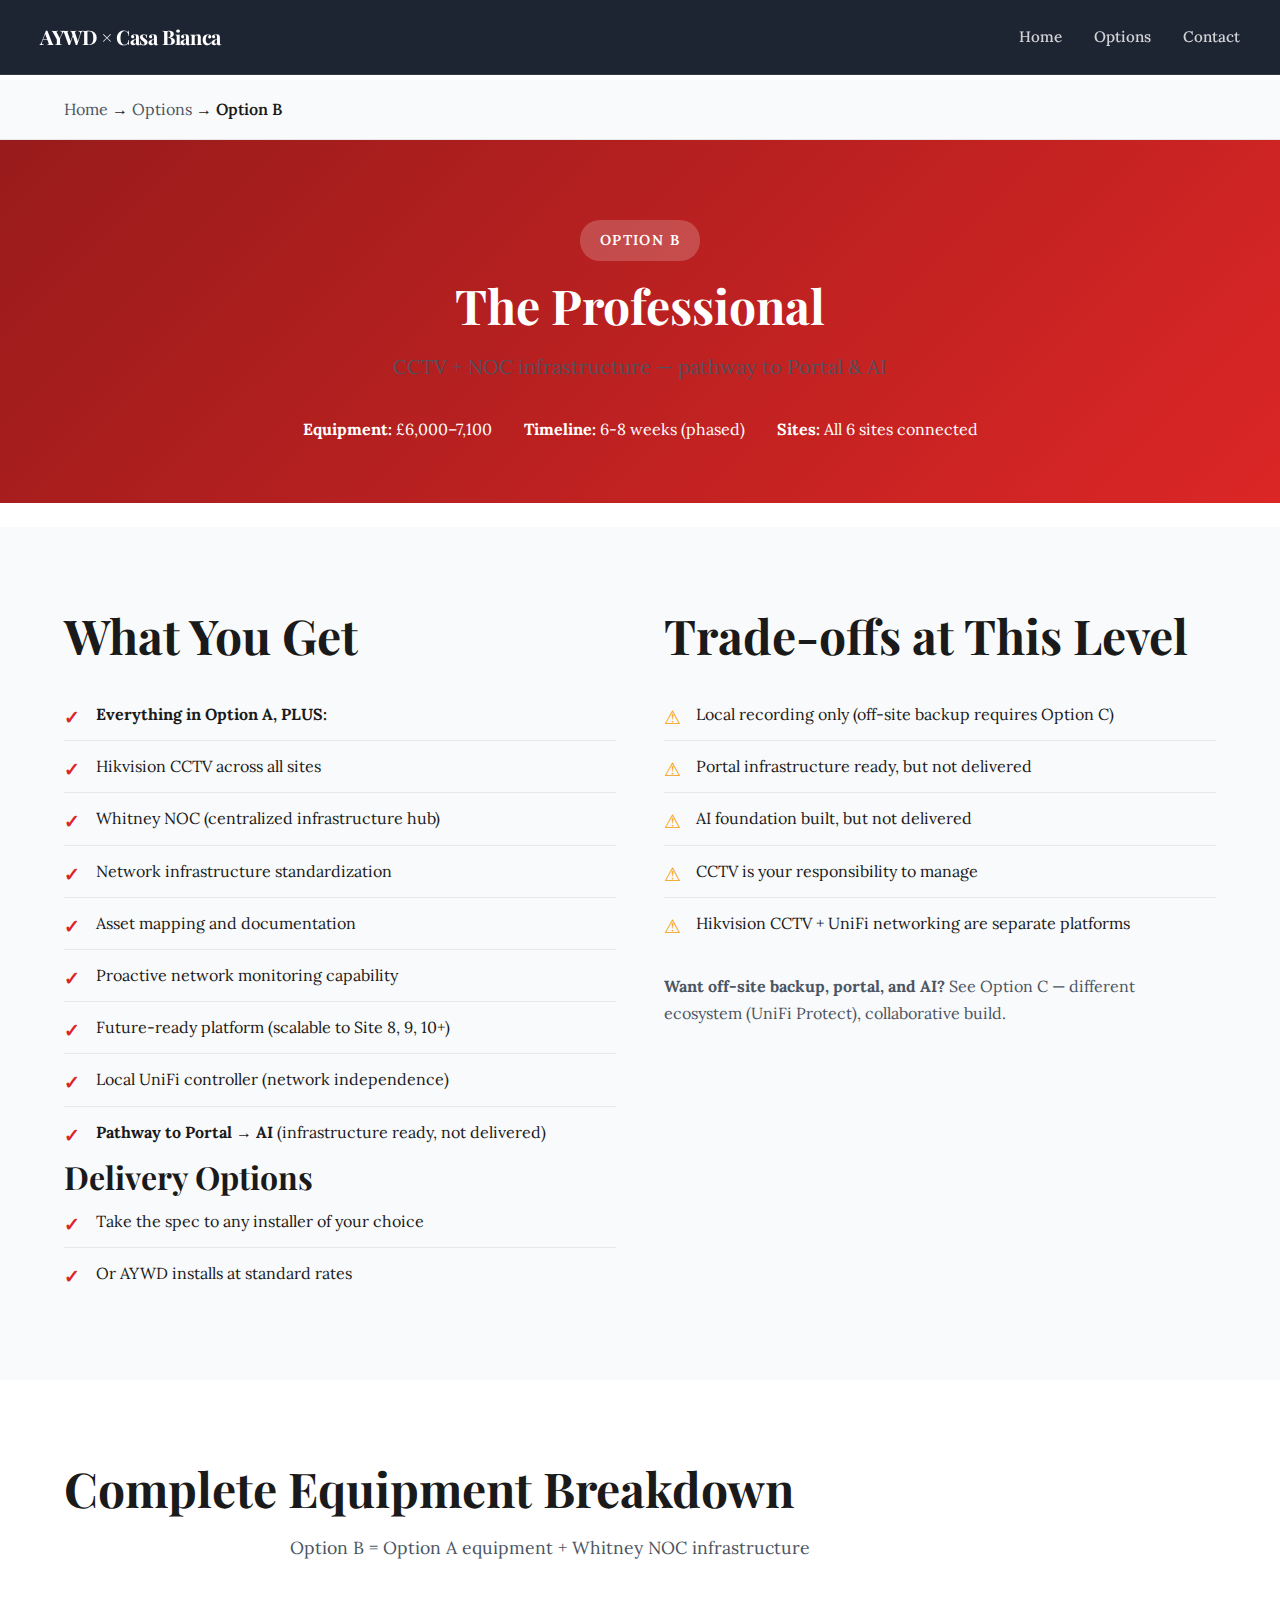
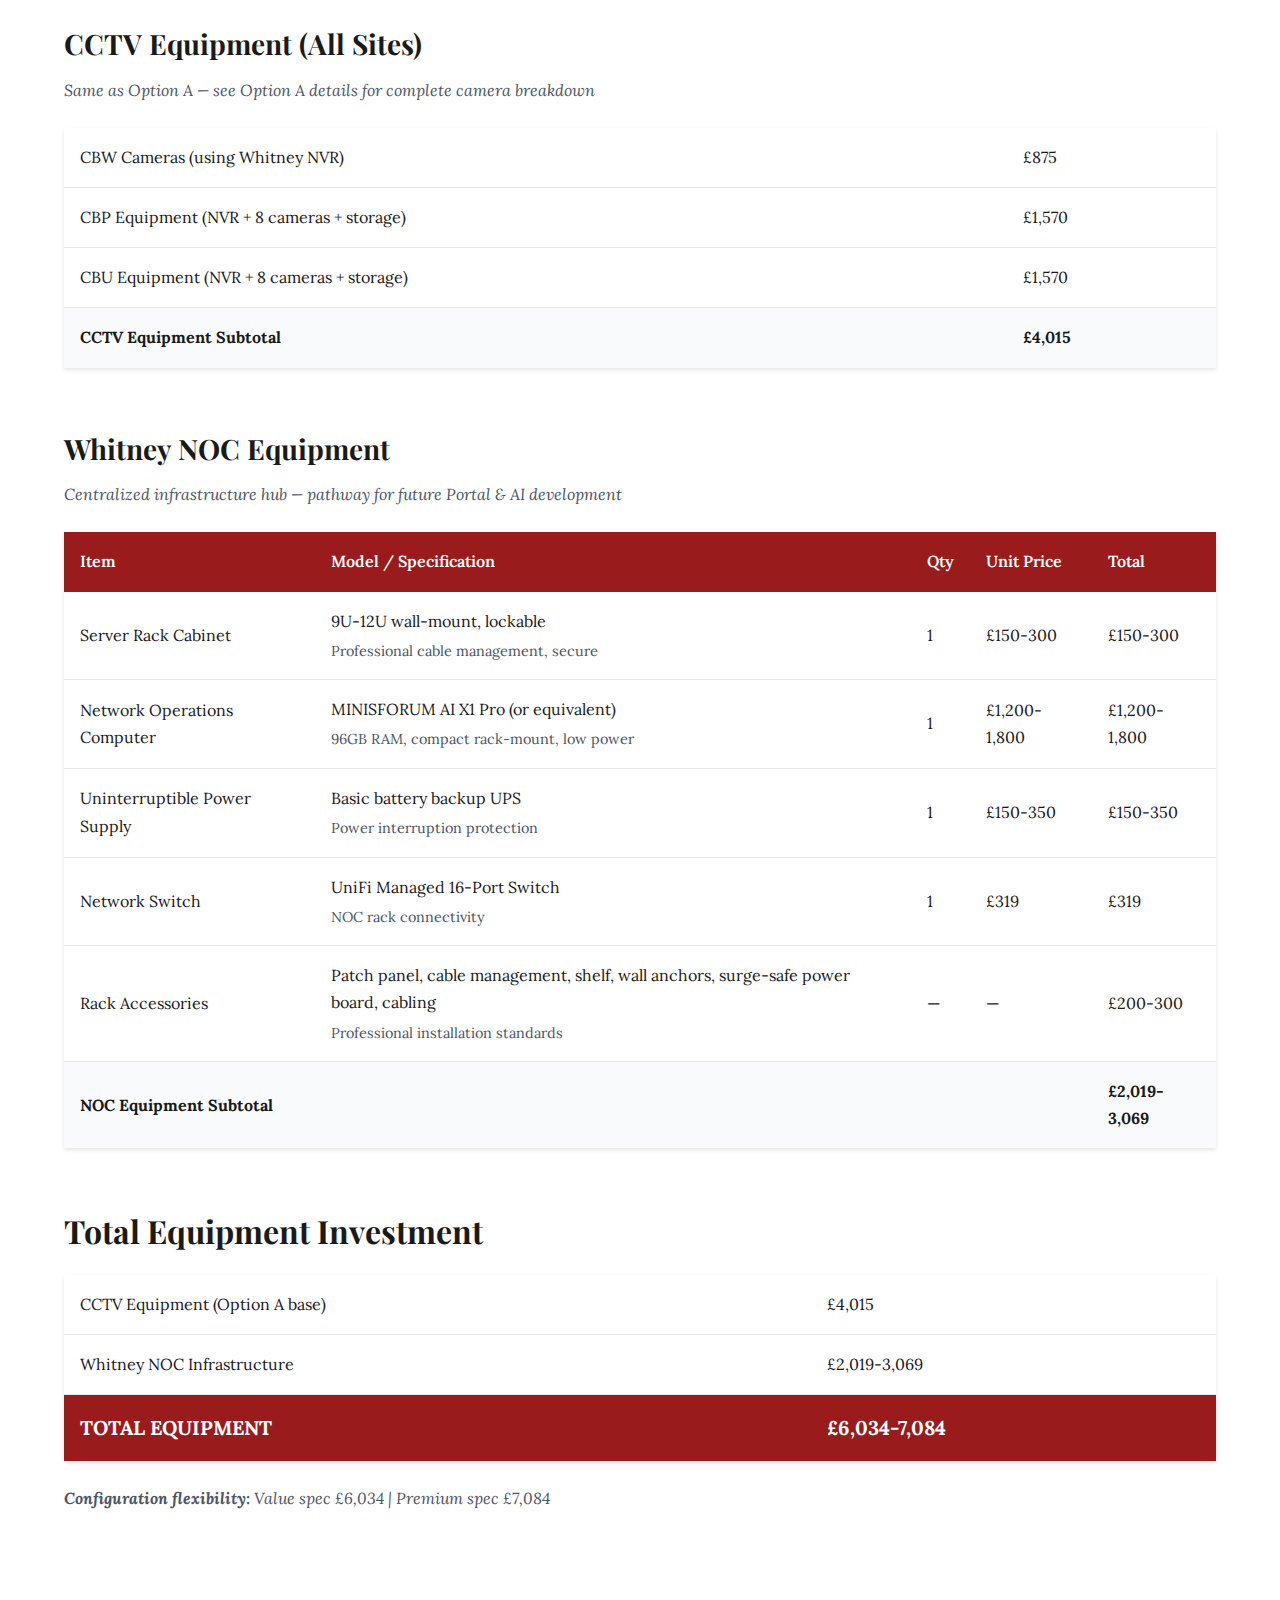
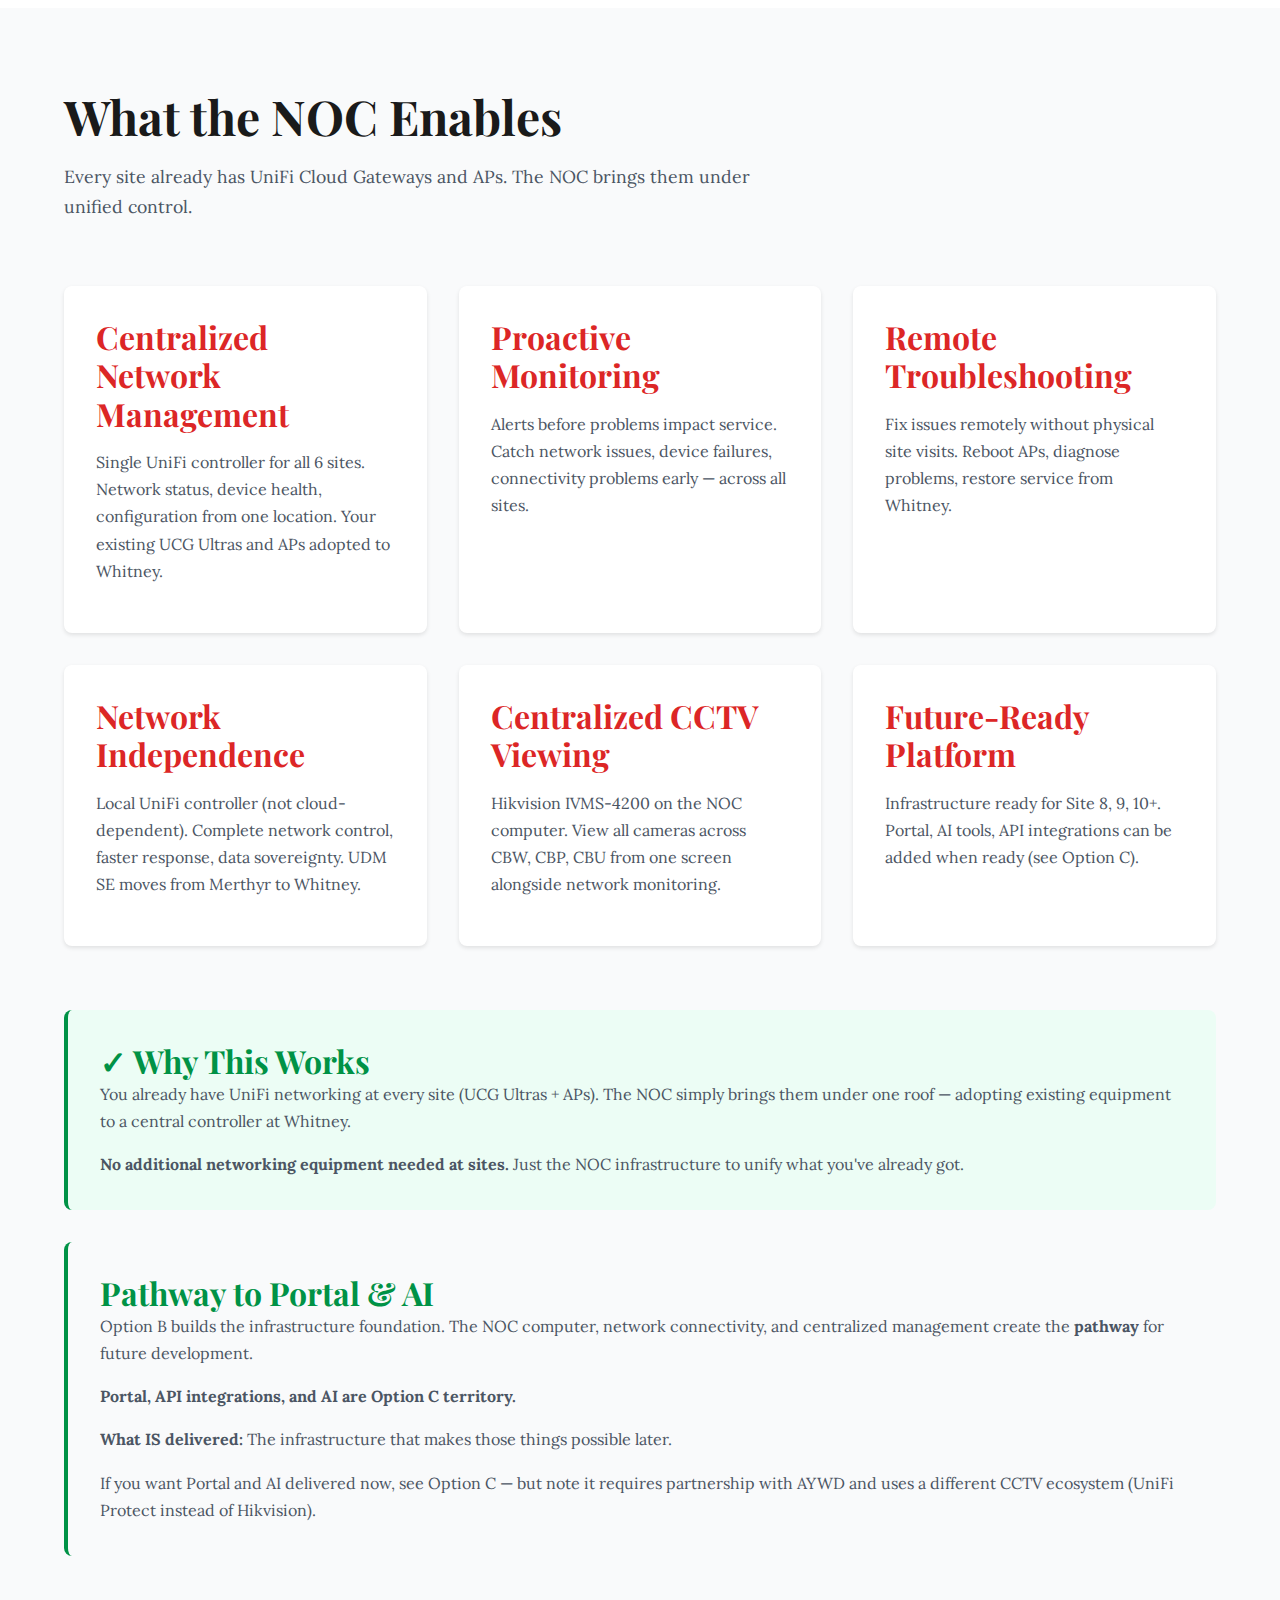
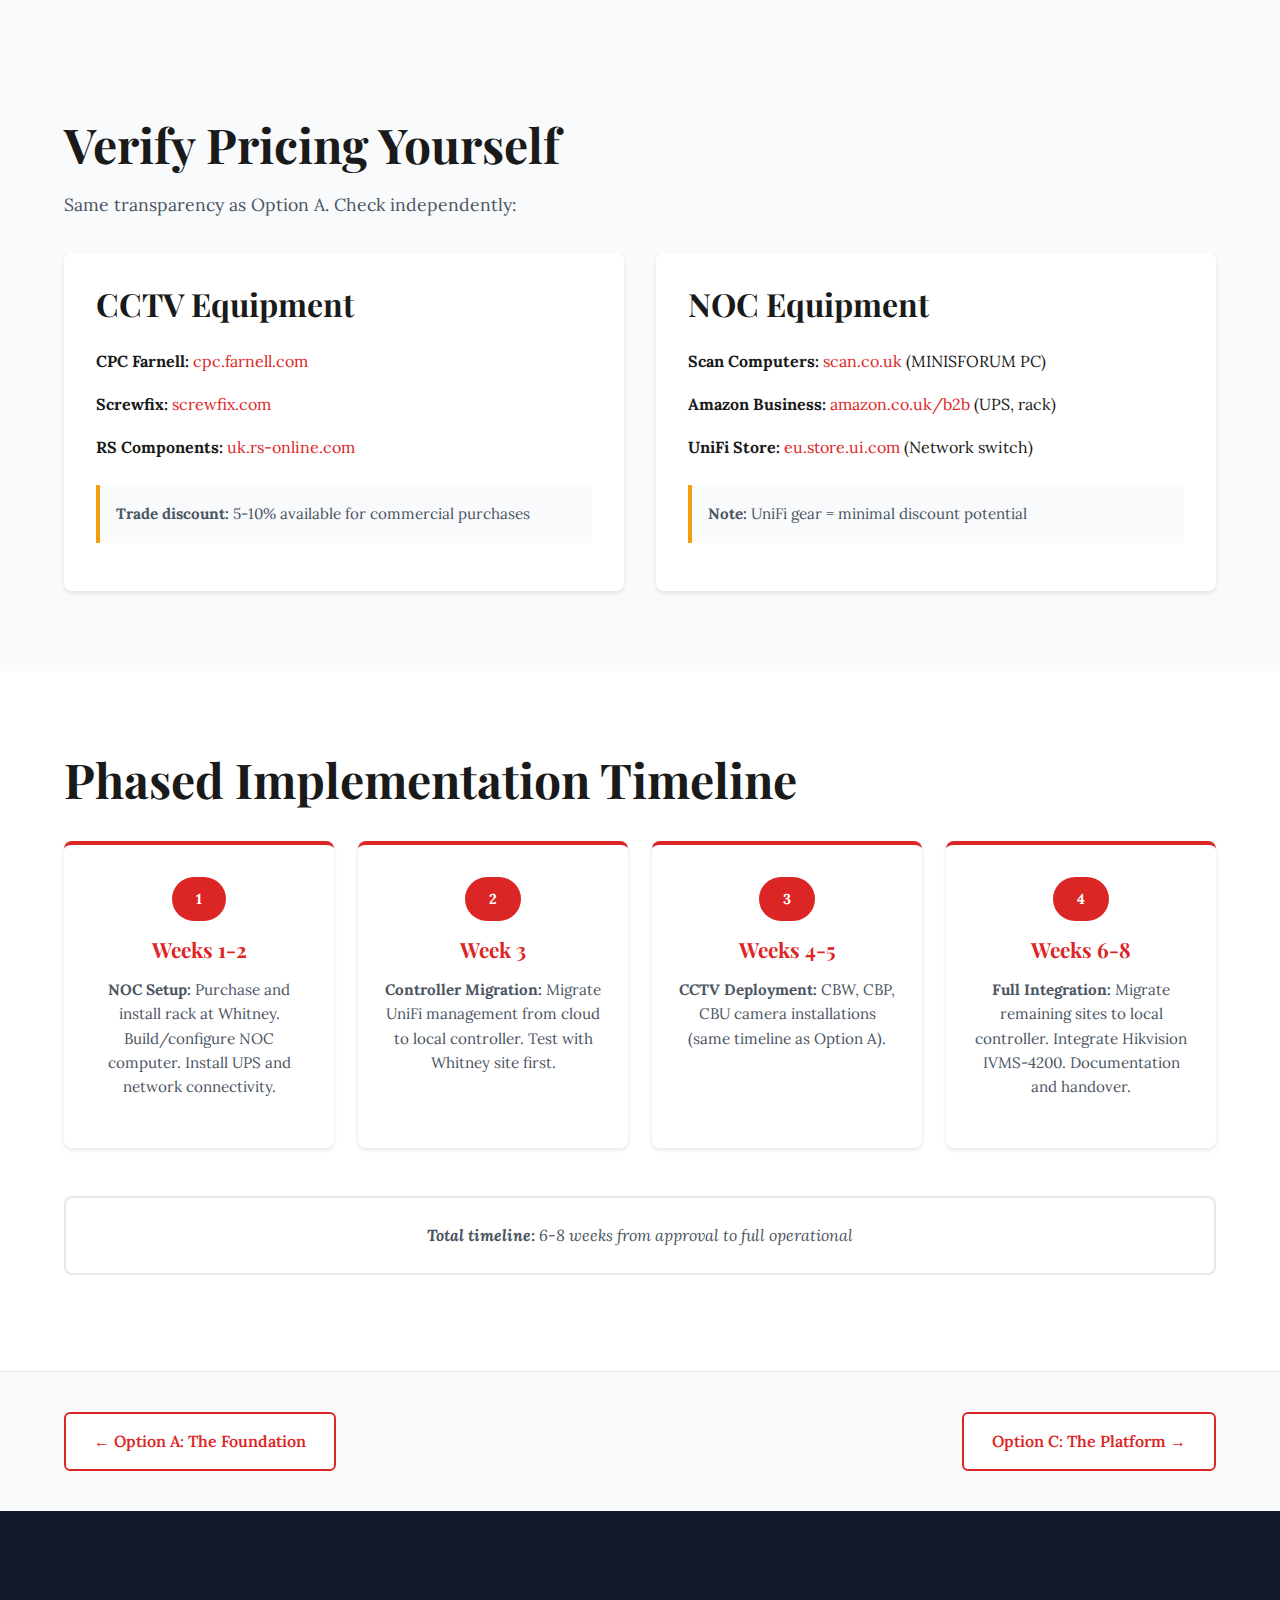
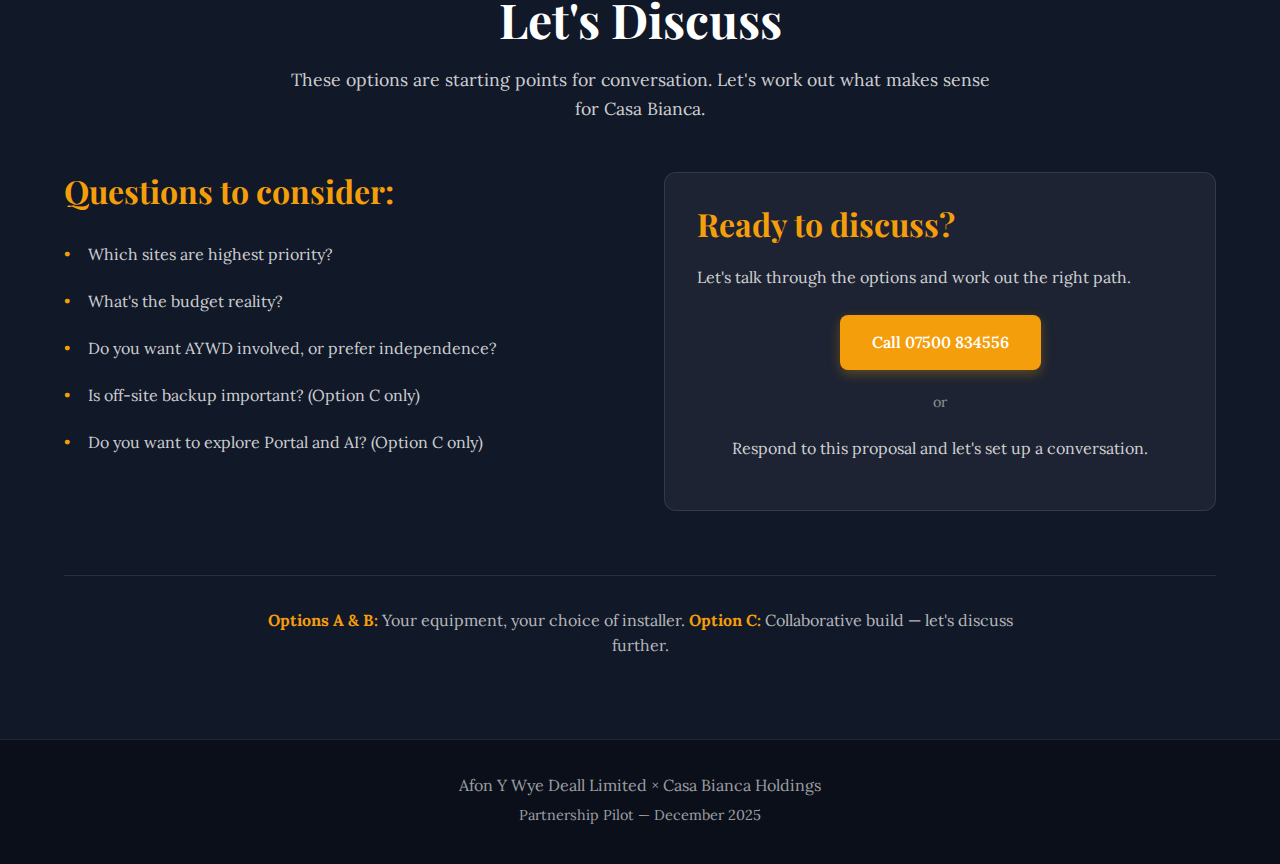
<file: option-b.html>
<!DOCTYPE html>
<html lang="en">
<head>
    <meta charset="UTF-8">
    <meta name="viewport" content="width=device-width, initial-scale=1.0">
    <title>Option B: The Professional | Casa Bianca ITTS</title>
    <meta name="description" content="Detailed equipment specifications and pricing for Option B - Professional Infrastructure with NOC">
    
    <!-- Fonts -->
    <link rel="preconnect" href="https://fonts.googleapis.com">
    <link rel="preconnect" href="https://fonts.gstatic.com" crossorigin>
    <link href="https://fonts.googleapis.com/css2?family=Playfair+Display:wght@400;500;600;700;800;900&family=Lora:ital,wght@0,400;0,500;0,600;0,700;1,400;1,500;1,600;1,700&display=swap" rel="stylesheet">
    
    <link rel="stylesheet" href="css/style.css">
    <link rel="stylesheet" href="css/additional-styles.css">
</head>
<body>
    <!-- Navigation -->
    <nav class="nav">
        <div class="nav-brand">
            <span class="nav-logo">AYWD × Casa Bianca</span>
        </div>
        <div class="nav-links">
            <a href="index.html">Home</a>
            <a href="summary.html">Options</a>
            <a href="#contact">Contact</a>
        </div>
    </nav>

    <!-- Breadcrumb -->
    <div class="breadcrumb">
        <div class="container">
            <a href="index.html">Home</a> → <a href="summary.html">Options</a> → <span>Option B</span>
        </div>
    </div>

    <!-- Page Header -->
    <section class="page-header option-header">
        <div class="container">
            <span class="option-label">Option B</span>
            <h1>The Professional</h1>
            <p class="tagline">CCTV + NOC infrastructure — pathway to Portal & AI</p>
            <div class="option-meta">
                <span class="meta-item"><strong>Equipment:</strong> £6,000–7,100</span>
                <span class="meta-item"><strong>Timeline:</strong> 6-8 weeks (phased)</span>
                <span class="meta-item"><strong>Sites:</strong> All 6 sites connected</span>
            </div>
        </div>
    </section>

    <!-- What You Get/Don't Get -->
    <section class="option-overview">
        <div class="container">
            <div class="overview-grid">
                <div class="overview-column get">
                    <h2>What You Get</h2>
                    <ul>
                        <li><strong>Everything in Option A, PLUS:</strong></li>
                        <li>Hikvision CCTV across all sites</li>
                        <li>Whitney NOC (centralized infrastructure hub)</li>
                        <li>Network infrastructure standardization</li>
                        <li>Asset mapping and documentation</li>
                        <li>Proactive network monitoring capability</li>
                        <li>Future-ready platform (scalable to Site 8, 9, 10+)</li>
                        <li>Local UniFi controller (network independence)</li>
                        <li><strong>Pathway to Portal → AI</strong> (infrastructure ready, not delivered)</li>
                    </ul>
                    <h3>Delivery Options</h3>
                    <ul>
                        <li>Take the spec to any installer of your choice</li>
                        <li>Or AYWD installs at standard rates</li>
                    </ul>
                </div>
                <div class="overview-column dont-get">
                    <h2>Trade-offs at This Level</h2>
                    <ul>
                        <li>Local recording only (off-site backup requires Option C)</li>
                        <li>Portal infrastructure ready, but not delivered</li>
                        <li>AI foundation built, but not delivered</li>
                        <li>CCTV is your responsibility to manage</li>
                        <li>Hikvision CCTV + UniFi networking are separate platforms</li>
                    </ul>
                    <p style="margin-top: 1.5rem;"><strong>Want off-site backup, portal, and AI?</strong> See <a href="option-c.html">Option C</a> — different ecosystem (UniFi Protect), collaborative build.</p>
                </div>
            </div>
        </div>
    </section>

    <!-- Equipment Breakdown -->
    <section class="equipment-section">
        <div class="container">
            <h2>Complete Equipment Breakdown</h2>
            <p class="section-intro">Option B = Option A equipment + Whitney NOC infrastructure</p>

            <!-- CCTV Equipment (Option A) -->
            <div class="equipment-site">
                <h3>CCTV Equipment (All Sites)</h3>
                <p class="site-note">Same as Option A — see <a href="option-a.html">Option A details</a> for complete camera breakdown</p>
                
                <table class="equipment-table">
                    <tbody>
                        <tr>
                            <td>CBW Cameras (using Whitney NVR)</td>
                            <td>£875</td>
                        </tr>
                        <tr>
                            <td>CBP Equipment (NVR + 8 cameras + storage)</td>
                            <td>£1,570</td>
                        </tr>
                        <tr>
                            <td>CBU Equipment (NVR + 8 cameras + storage)</td>
                            <td>£1,570</td>
                        </tr>
                        <tr class="subtotal">
                            <td><strong>CCTV Equipment Subtotal</strong></td>
                            <td><strong>£4,015</strong></td>
                        </tr>
                    </tbody>
                </table>
            </div>

            <!-- Whitney NOC Equipment -->
            <div class="equipment-site noc-equipment">
                <h3>Whitney NOC Equipment</h3>
                <p class="site-note">Centralized infrastructure hub — pathway for future Portal & AI development</p>
                
                <table class="equipment-table">
                    <thead>
                        <tr>
                            <th>Item</th>
                            <th>Model / Specification</th>
                            <th>Qty</th>
                            <th>Unit Price</th>
                            <th>Total</th>
                        </tr>
                    </thead>
                    <tbody>
                        <tr>
                            <td>Server Rack Cabinet</td>
                            <td>9U-12U wall-mount, lockable<br><span class="spec-detail">Professional cable management, secure</span></td>
                            <td>1</td>
                            <td>£150-300</td>
                            <td>£150-300</td>
                        </tr>
                        <tr>
                            <td>Network Operations Computer</td>
                            <td>MINISFORUM AI X1 Pro (or equivalent)<br><span class="spec-detail">96GB RAM, compact rack-mount, low power</span></td>
                            <td>1</td>
                            <td>£1,200-1,800</td>
                            <td>£1,200-1,800</td>
                        </tr>
                        <tr>
                            <td>Uninterruptible Power Supply</td>
                            <td>Basic battery backup UPS<br><span class="spec-detail">Power interruption protection</span></td>
                            <td>1</td>
                            <td>£150-350</td>
                            <td>£150-350</td>
                        </tr>
                        <tr>
                            <td>Network Switch</td>
                            <td>UniFi Managed 16-Port Switch<br><span class="spec-detail">NOC rack connectivity</span></td>
                            <td>1</td>
                            <td>£319</td>
                            <td>£319</td>
                        </tr>
                        <tr>
                            <td>Rack Accessories</td>
                            <td>Patch panel, cable management, shelf, wall anchors, surge-safe power board, cabling<br><span class="spec-detail">Professional installation standards</span></td>
                            <td>—</td>
                            <td>—</td>
                            <td>£200-300</td>
                        </tr>
                        <tr class="subtotal">
                            <td colspan="4"><strong>NOC Equipment Subtotal</strong></td>
                            <td><strong>£2,019-3,069</strong></td>
                        </tr>
                    </tbody>
                </table>
            </div>

            <!-- Total Investment -->
            <div class="total-investment">
                <h3>Total Equipment Investment</h3>
                <table class="equipment-table">
                    <tbody>
                        <tr>
                            <td>CCTV Equipment (Option A base)</td>
                            <td>£4,015</td>
                        </tr>
                        <tr>
                            <td>Whitney NOC Infrastructure</td>
                            <td>£2,019-3,069</td>
                        </tr>
                        <tr class="total">
                            <td><strong>TOTAL EQUIPMENT</strong></td>
                            <td><strong>£6,034-7,084</strong></td>
                        </tr>
                    </tbody>
                </table>
                <p class="config-note"><strong>Configuration flexibility:</strong> Value spec £6,034 | Premium spec £7,084</p>
            </div>

        </div>
    </section>

    <!-- What NOC Enables -->
    <section class="noc-benefits">
        <div class="container">
            <h2>What the NOC Enables</h2>
            <p class="section-intro">Every site already has UniFi Cloud Gateways and APs. The NOC brings them under unified control.</p>
            
            <div class="benefits-grid">
                <div class="benefit-card">
                    <h3>Centralized Network Management</h3>
                    <p>Single UniFi controller for all 6 sites. Network status, device health, configuration from one location. Your existing UCG Ultras and APs adopted to Whitney.</p>
                </div>
                
                <div class="benefit-card">
                    <h3>Proactive Monitoring</h3>
                    <p>Alerts before problems impact service. Catch network issues, device failures, connectivity problems early — across all sites.</p>
                </div>
                
                <div class="benefit-card">
                    <h3>Remote Troubleshooting</h3>
                    <p>Fix issues remotely without physical site visits. Reboot APs, diagnose problems, restore service from Whitney.</p>
                </div>
                
                <div class="benefit-card">
                    <h3>Network Independence</h3>
                    <p>Local UniFi controller (not cloud-dependent). Complete network control, faster response, data sovereignty. UDM SE moves from Merthyr to Whitney.</p>
                </div>
                
                <div class="benefit-card">
                    <h3>Centralized CCTV Viewing</h3>
                    <p>Hikvision IVMS-4200 on the NOC computer. View all cameras across CBW, CBP, CBU from one screen alongside network monitoring.</p>
                </div>
                
                <div class="benefit-card">
                    <h3>Future-Ready Platform</h3>
                    <p>Infrastructure ready for Site 8, 9, 10+. Portal, AI tools, API integrations can be added when ready (see Option C).</p>
                </div>
            </div>

            <div class="pathway-note" style="background: #ecfdf5; padding: 2rem; border-radius: 8px; margin-top: 2rem; border-left: 4px solid #009246;">
                <h3 style="color: #009246; margin-top: 0;">✓ Why This Works</h3>
                <p>You already have UniFi networking at every site (UCG Ultras + APs). The NOC simply brings them under one roof — adopting existing equipment to a central controller at Whitney.</p>
                <p style="margin-bottom: 0;"><strong>No additional networking equipment needed at sites.</strong> Just the NOC infrastructure to unify what you've already got.</p>
            </div>

            <div class="pathway-note" style="background: #f9fafb; padding: 2rem; border-radius: 8px; margin-top: 2rem; border-left: 4px solid #009246;">
                <h3 style="color: #009246; margin-top: 0;">Pathway to Portal & AI</h3>
                <p>Option B builds the infrastructure foundation. The NOC computer, network connectivity, and centralized management create the <strong>pathway</strong> for future development.</p>
                <p><strong>Portal, API integrations, and AI are Option C territory.</strong></p>
                <p><strong>What IS delivered:</strong> The infrastructure that makes those things possible later.</p>
                <p style="margin-bottom: 0;">If you want Portal and AI delivered now, see <a href="option-c.html">Option C</a> — but note it requires partnership with AYWD and uses a different CCTV ecosystem (UniFi Protect instead of Hikvision).</p>
            </div>
        </div>
    </section>

    <!-- Supplier Verification -->
    <section class="supplier-section">
        <div class="container">
            <h2>Verify Pricing Yourself</h2>
            <p class="intro-text">Same transparency as Option A. Check independently:</p>
            
            <div class="supplier-grid">
                <div class="supplier-card">
                    <h3>CCTV Equipment</h3>
                    <ul>
                        <li><strong>CPC Farnell:</strong> <a href="https://cpc.farnell.com" target="_blank">cpc.farnell.com</a></li>
                        <li><strong>Screwfix:</strong> <a href="https://www.screwfix.com" target="_blank">screwfix.com</a></li>
                        <li><strong>RS Components:</strong> <a href="https://uk.rs-online.com" target="_blank">uk.rs-online.com</a></li>
                    </ul>
                    <p class="discount-note"><strong>Trade discount:</strong> 5-10% available for commercial purchases</p>
                </div>
                
                <div class="supplier-card">
                    <h3>NOC Equipment</h3>
                    <ul>
                        <li><strong>Scan Computers:</strong> <a href="https://www.scan.co.uk" target="_blank">scan.co.uk</a> (MINISFORUM PC)</li>
                        <li><strong>Amazon Business:</strong> <a href="https://www.amazon.co.uk/b2b" target="_blank">amazon.co.uk/b2b</a> (UPS, rack)</li>
                        <li><strong>UniFi Store:</strong> <a href="https://eu.store.ui.com" target="_blank">eu.store.ui.com</a> (Network switch)</li>
                    </ul>
                    <p class="discount-note"><strong>Note:</strong> UniFi gear = minimal discount potential</p>
                </div>
            </div>
        </div>
    </section>

    <!-- Implementation Timeline -->
    <section class="timeline-section">
        <div class="container">
            <h2>Phased Implementation Timeline</h2>
            <div class="timeline-phases">
                <div class="phase">
                    <div class="phase-number">1</div>
                    <h3>Weeks 1-2</h3>
                    <p><strong>NOC Setup:</strong> Purchase and install rack at Whitney. Build/configure NOC computer. Install UPS and network connectivity.</p>
                </div>
                <div class="phase">
                    <div class="phase-number">2</div>
                    <h3>Week 3</h3>
                    <p><strong>Controller Migration:</strong> Migrate UniFi management from cloud to local controller. Test with Whitney site first.</p>
                </div>
                <div class="phase">
                    <div class="phase-number">3</div>
                    <h3>Weeks 4-5</h3>
                    <p><strong>CCTV Deployment:</strong> CBW, CBP, CBU camera installations (same timeline as Option A).</p>
                </div>
                <div class="phase">
                    <div class="phase-number">4</div>
                    <h3>Weeks 6-8</h3>
                    <p><strong>Full Integration:</strong> Migrate remaining sites to local controller. Integrate Hikvision IVMS-4200. Documentation and handover.</p>
                </div>
            </div>
            <p class="timeline-note"><strong>Total timeline:</strong> 6-8 weeks from approval to full operational</p>
        </div>
    </section>

    <!-- Navigation Between Options -->
    <section class="option-navigation">
        <div class="container">
            <div class="nav-options">
                <a href="option-a.html" class="nav-option back">← Option A: The Foundation</a>
                <a href="option-c.html" class="nav-option next">Option C: The Platform →</a>
            </div>
        </div>
    </section>

    <!-- Next Steps -->
    <section id="contact" class="contact">
        <div class="container">
            <h2>Let's Discuss</h2>
            <p class="contact-intro">These options are starting points for conversation. Let's work out what makes sense for Casa Bianca.</p>
            
            <div class="contact-grid">
                <div class="contact-option">
                    <h3>Questions to consider:</h3>
                    <ul>
                        <li>Which sites are highest priority?</li>
                        <li>What's the budget reality?</li>
                        <li>Do you want AYWD involved, or prefer independence?</li>
                        <li>Is off-site backup important? (Option C only)</li>
                        <li>Do you want to explore Portal and AI? (Option C only)</li>
                    </ul>
                </div>

                <div class="contact-cta">
                    <h3>Ready to discuss?</h3>
                    <p>Let's talk through the options and work out the right path.</p>
                    <div class="contact-details">
                        <a href="tel:+447500834556" class="btn btn-primary">Call 07500 834556</a>
                        <span class="contact-or">or</span>
                        <p class="contact-email">Respond to this proposal and let's set up a conversation.</p>
                    </div>
                </div>
            </div>

            <div class="contact-footer">
                <p class="footer-note"><strong>Options A & B:</strong> Your equipment, your choice of installer. <strong>Option C:</strong> Collaborative build — let's discuss further.</p>
            </div>
        </div>
    </section>

    <!-- Footer -->
    <footer class="footer">
        <div class="container">
            <p>Afon Y Wye Deall Limited × Casa Bianca Holdings</p>
            <p class="footer-tagline">Partnership Pilot — December 2025</p>
        </div>
    </footer>

</body>
</html>
</file>
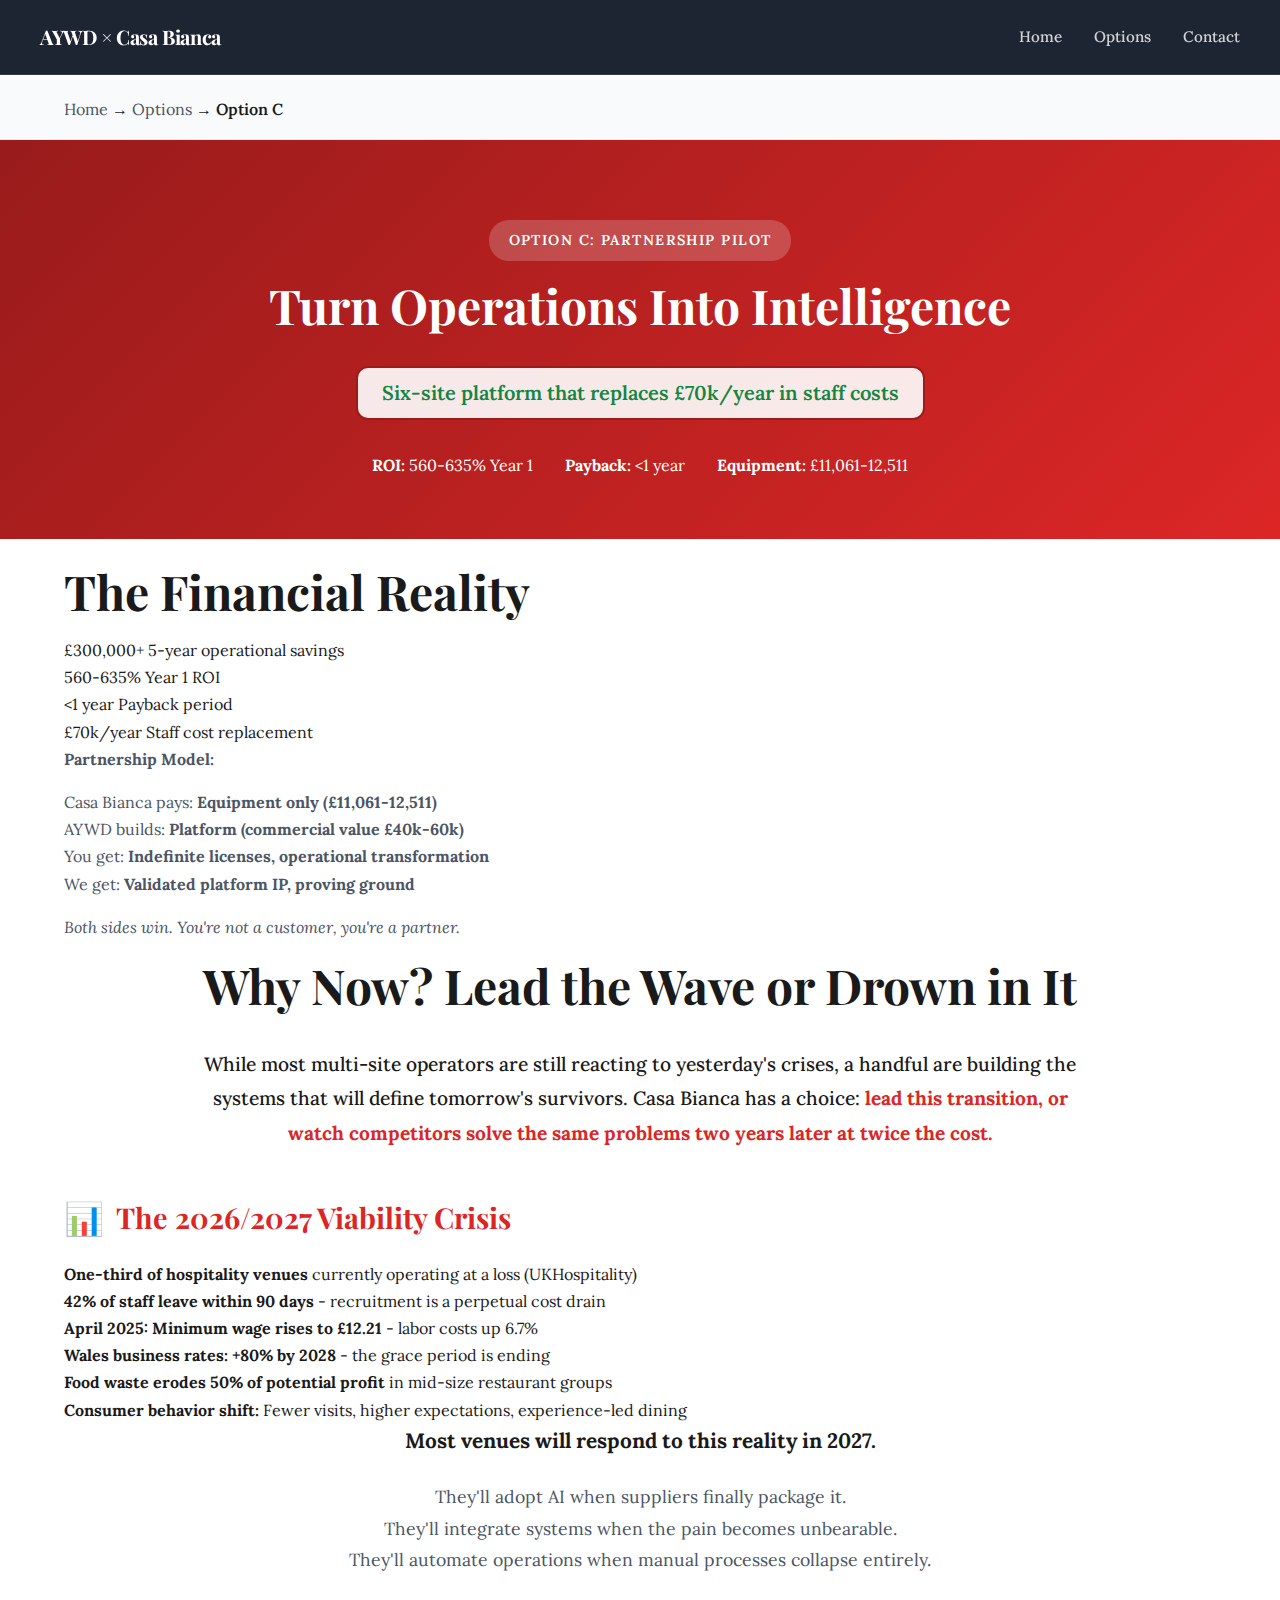
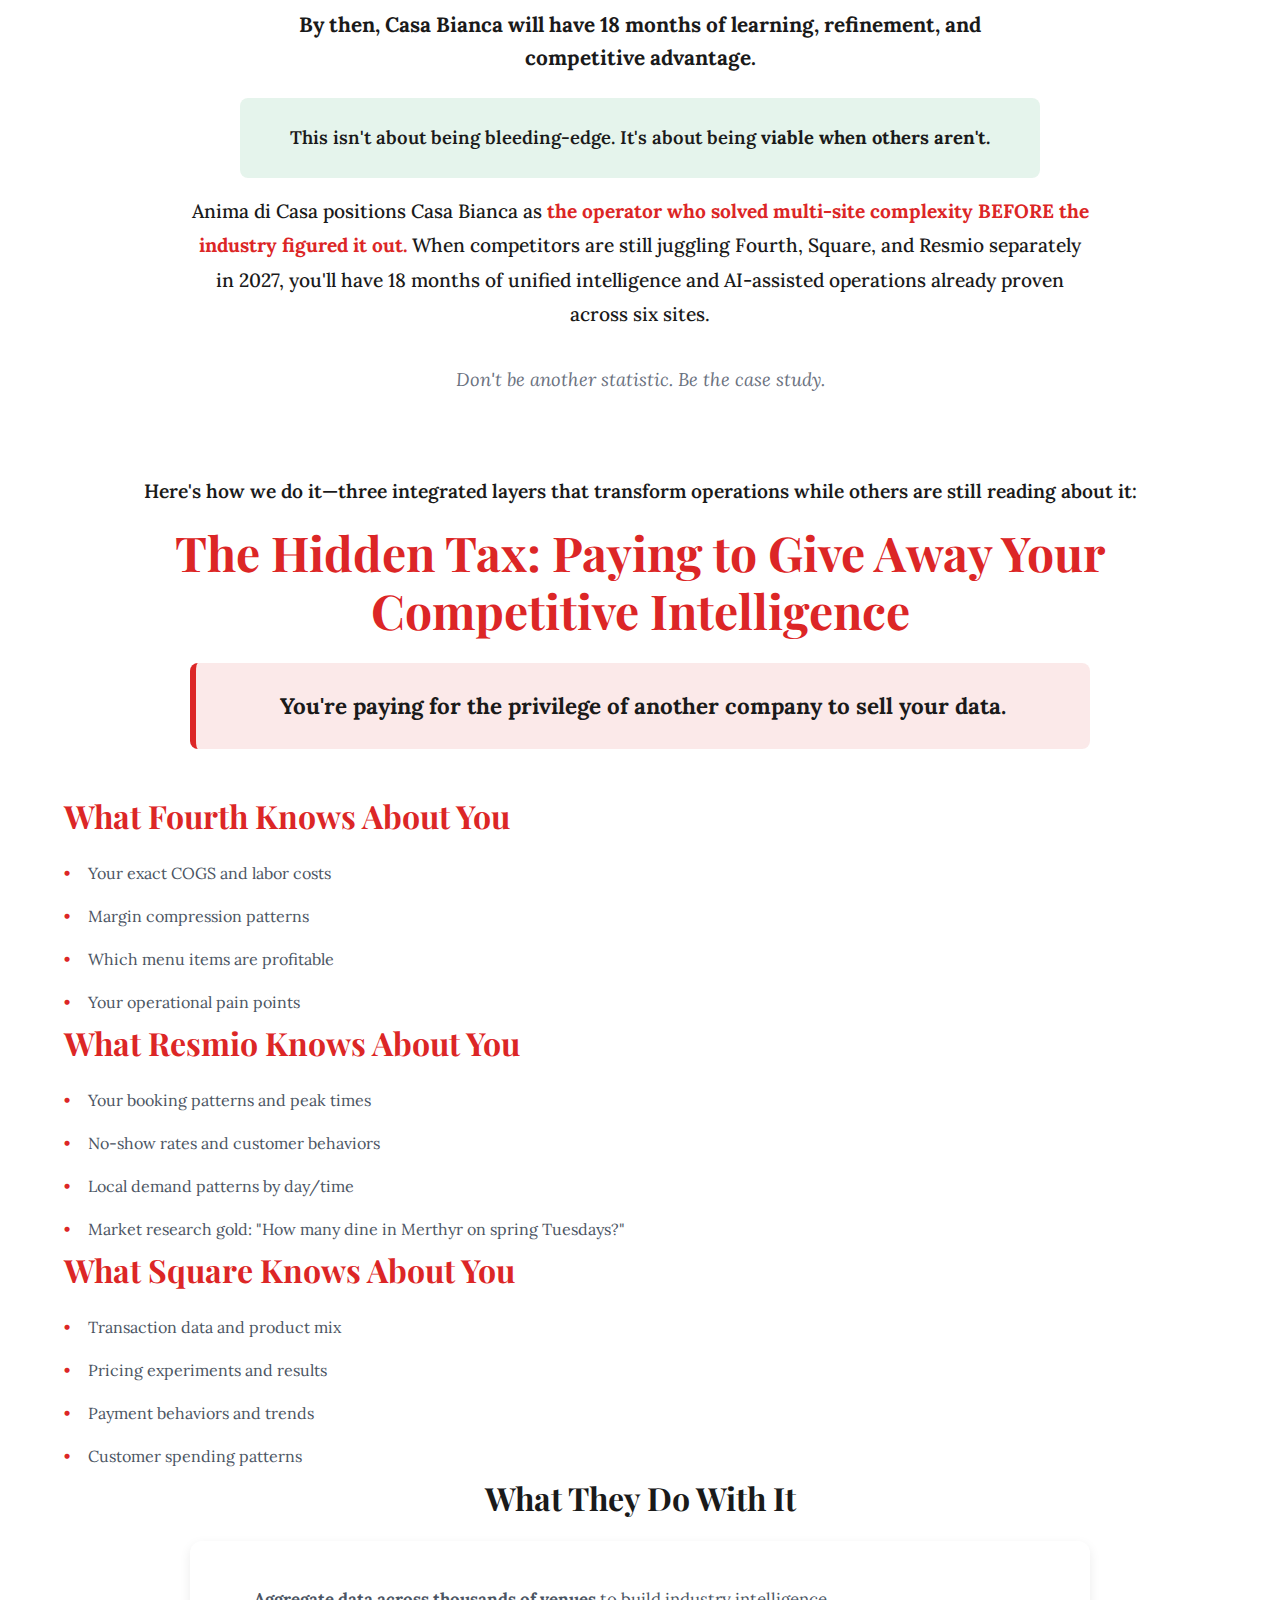
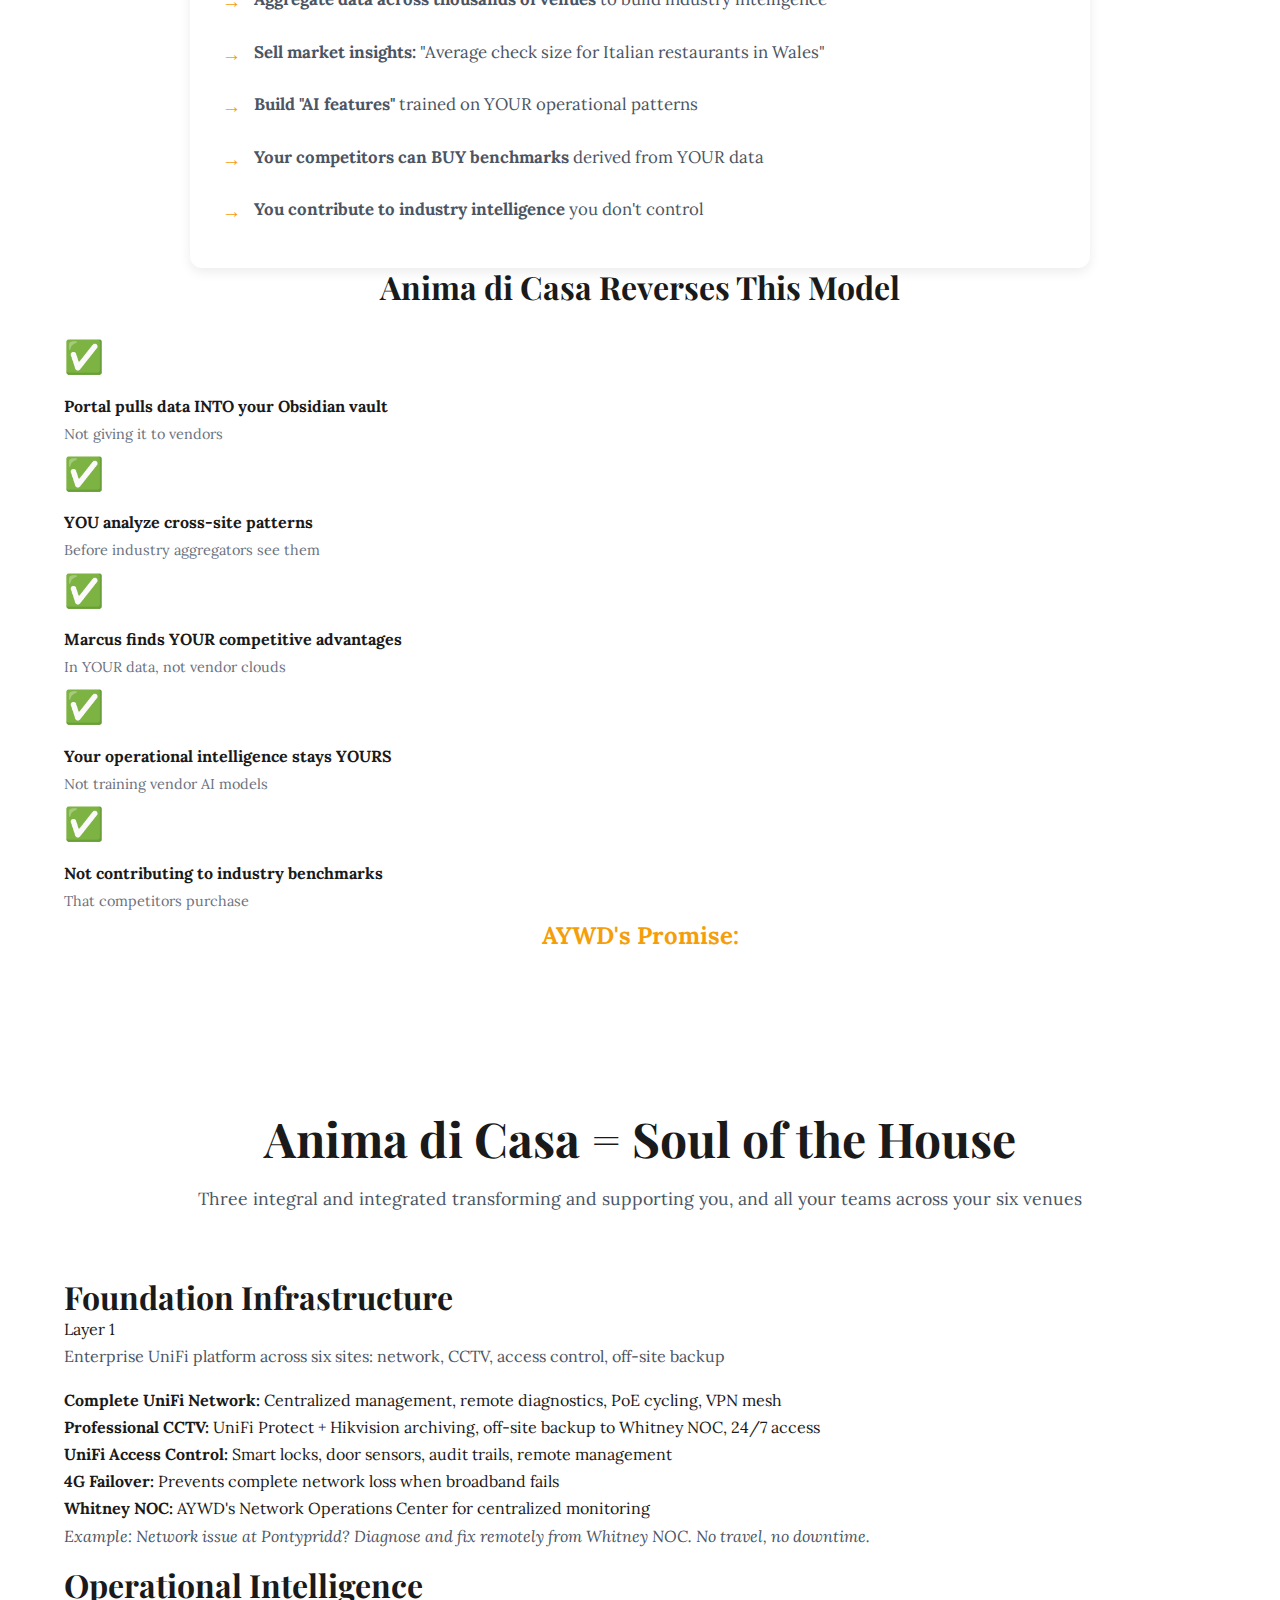
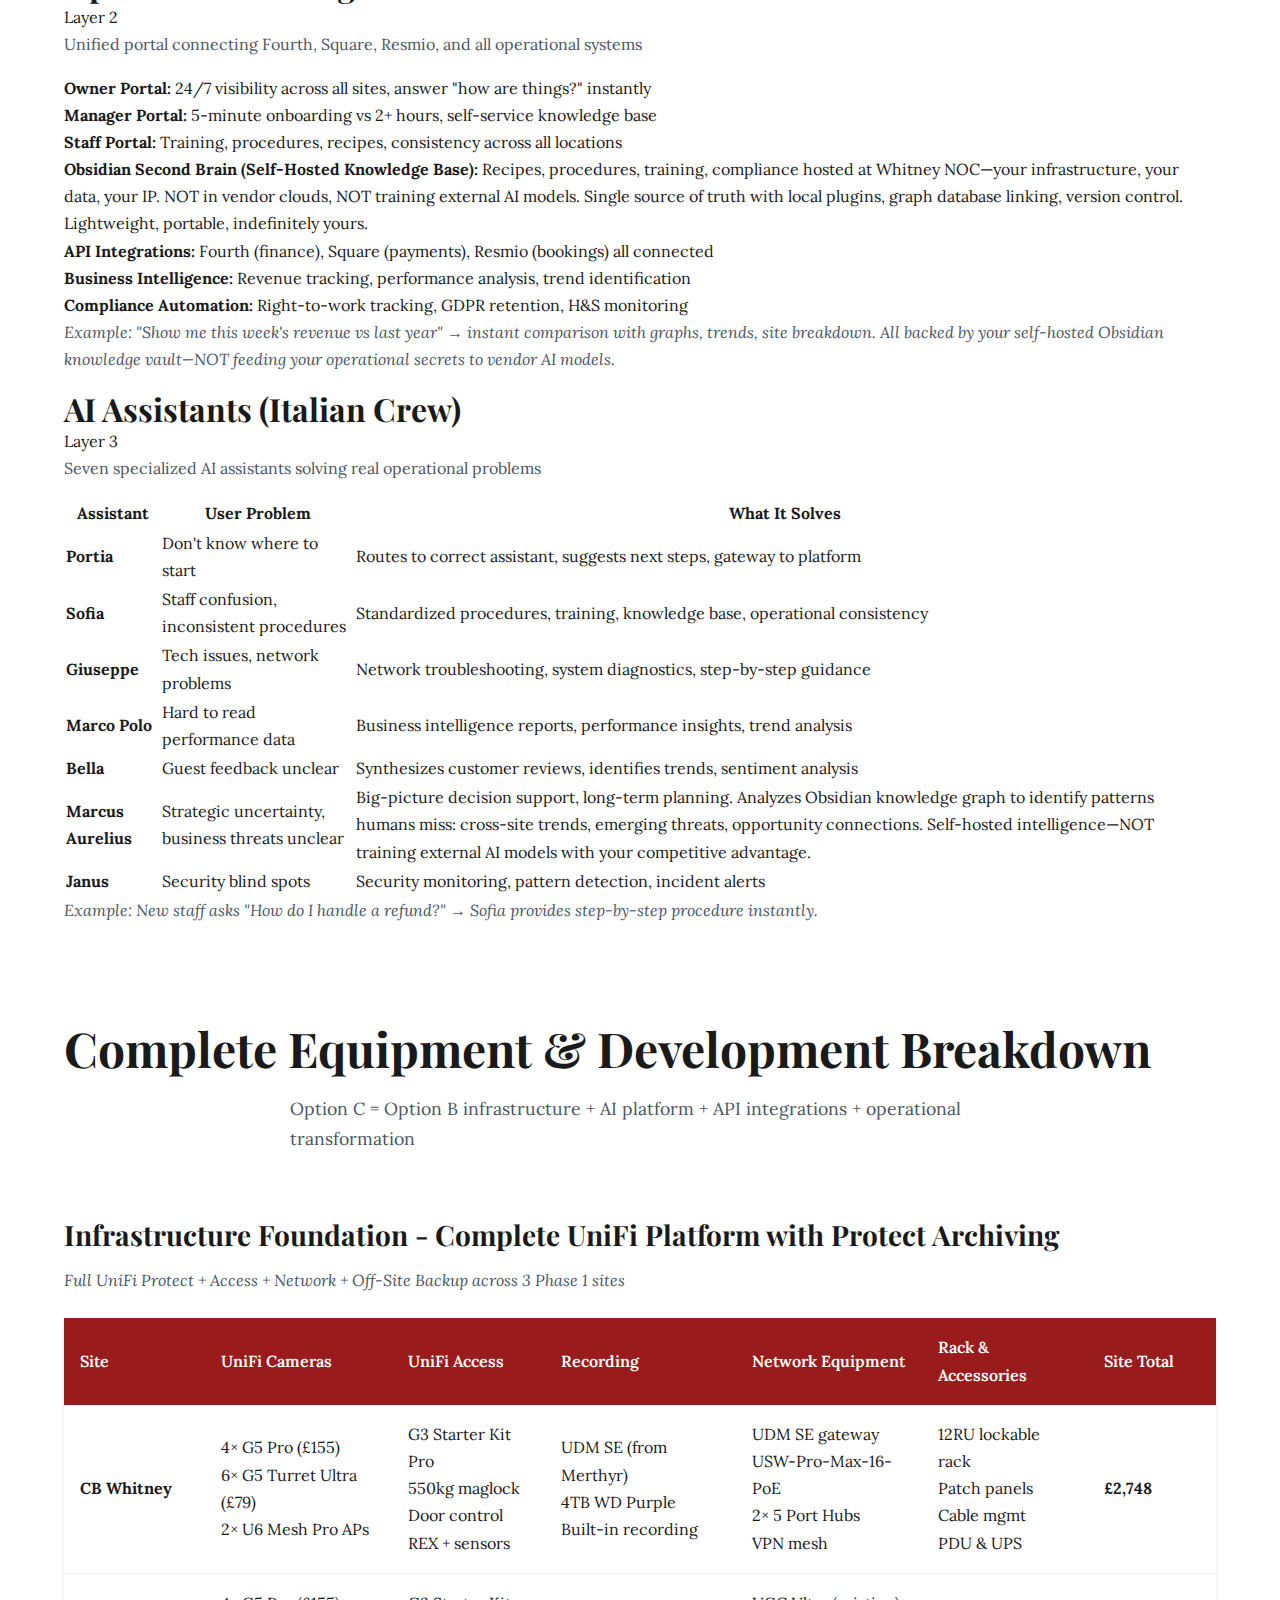
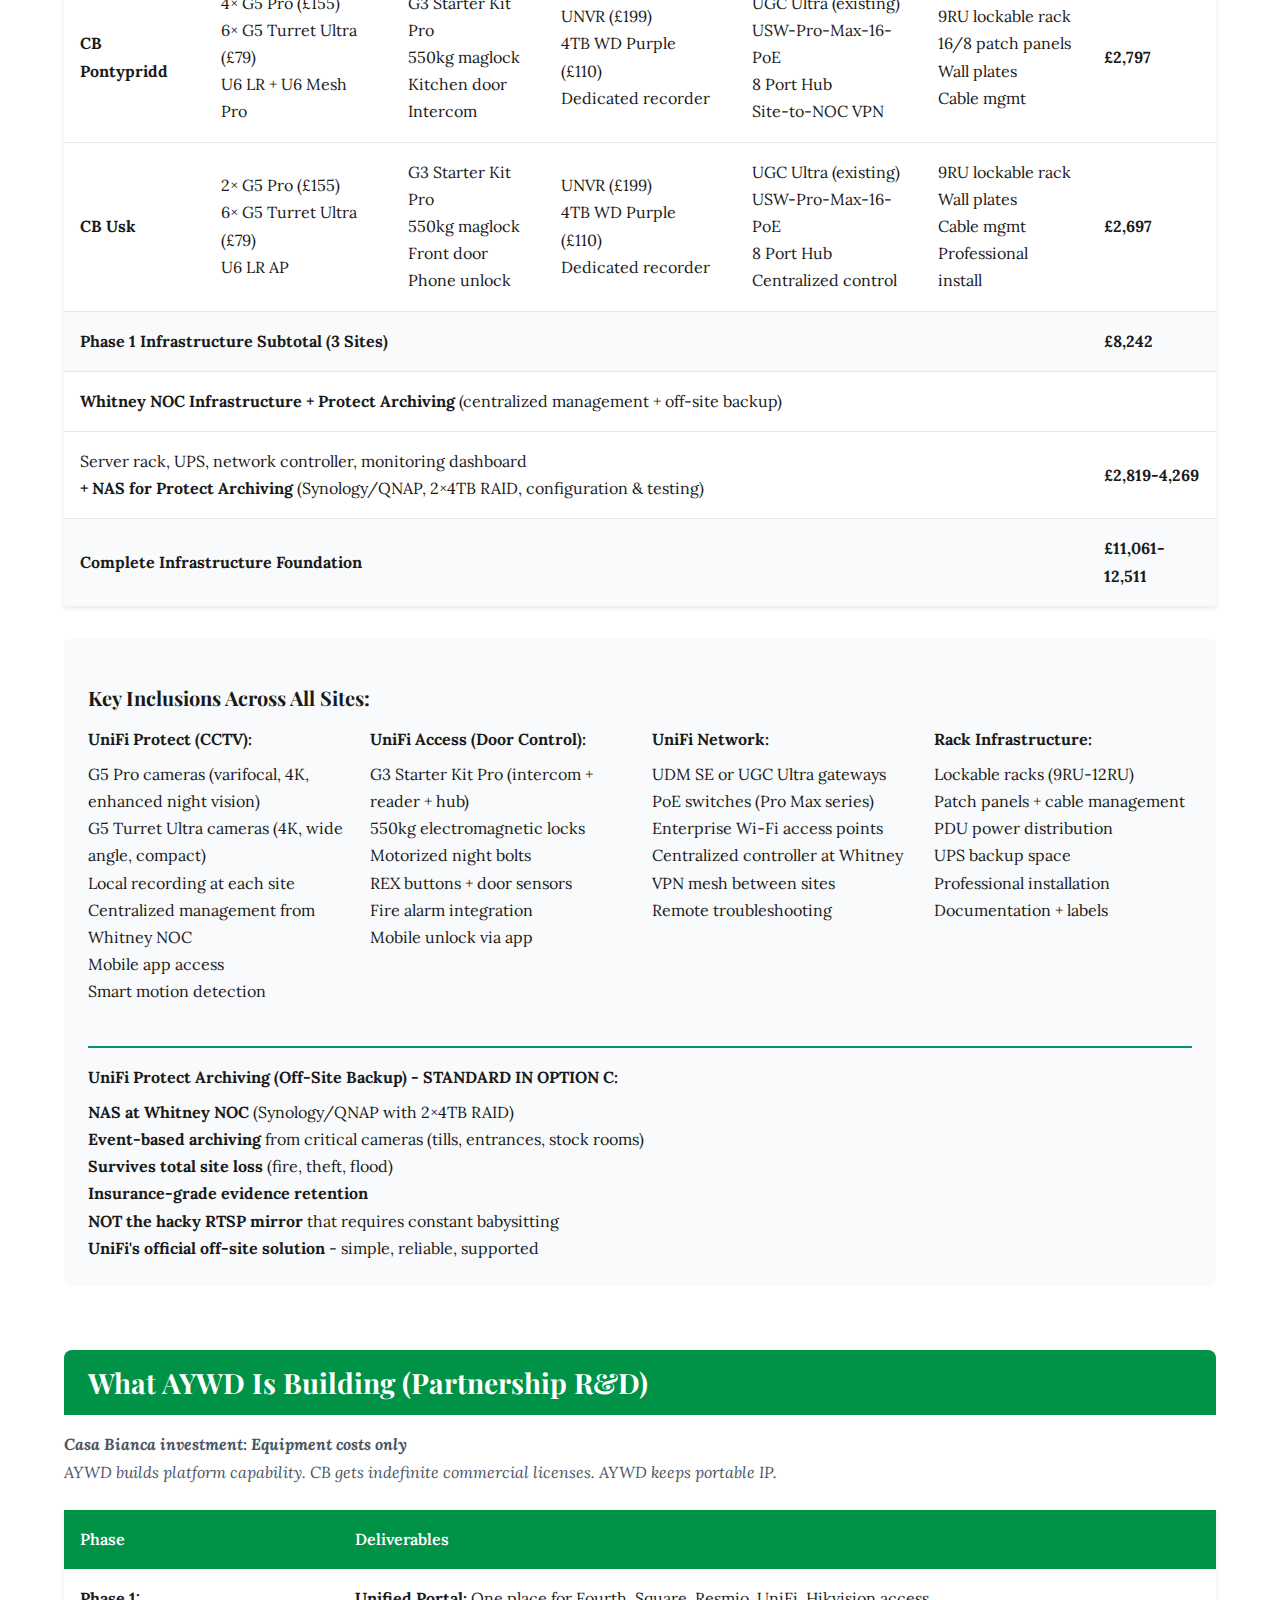
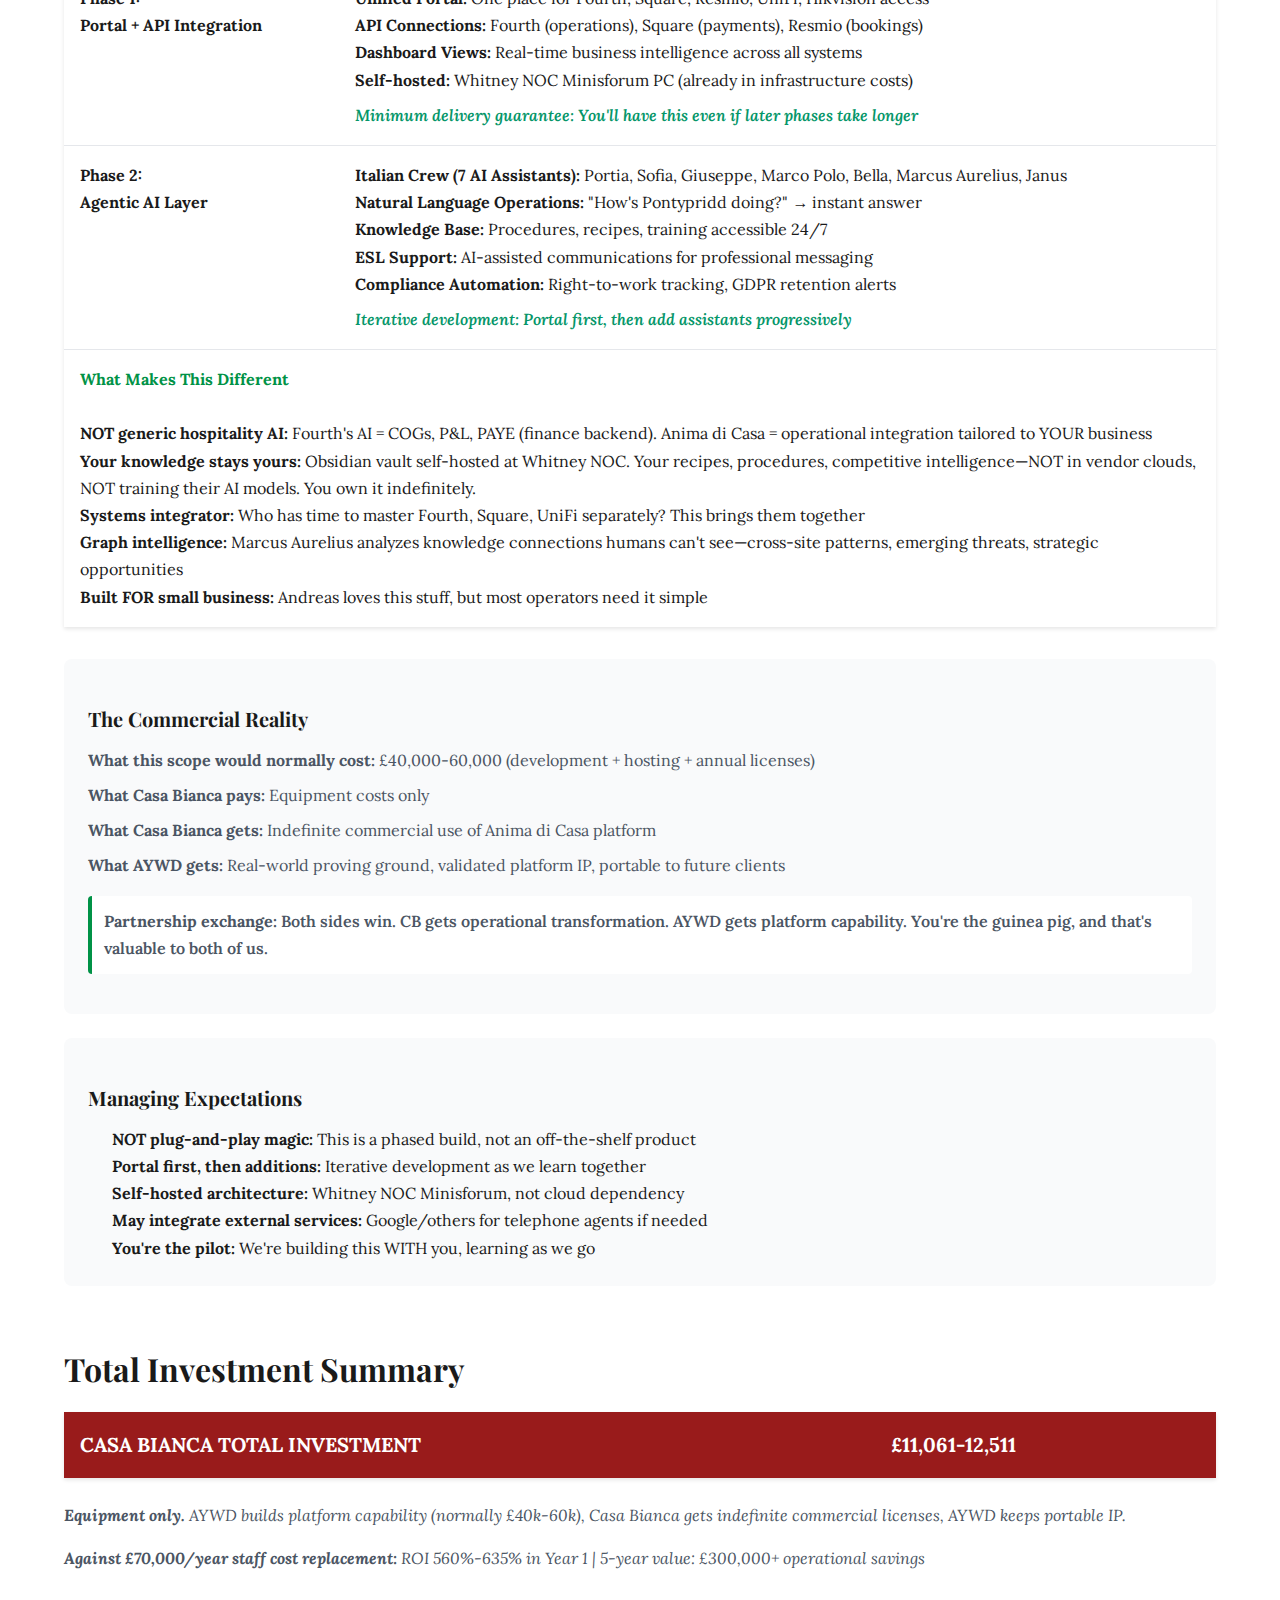
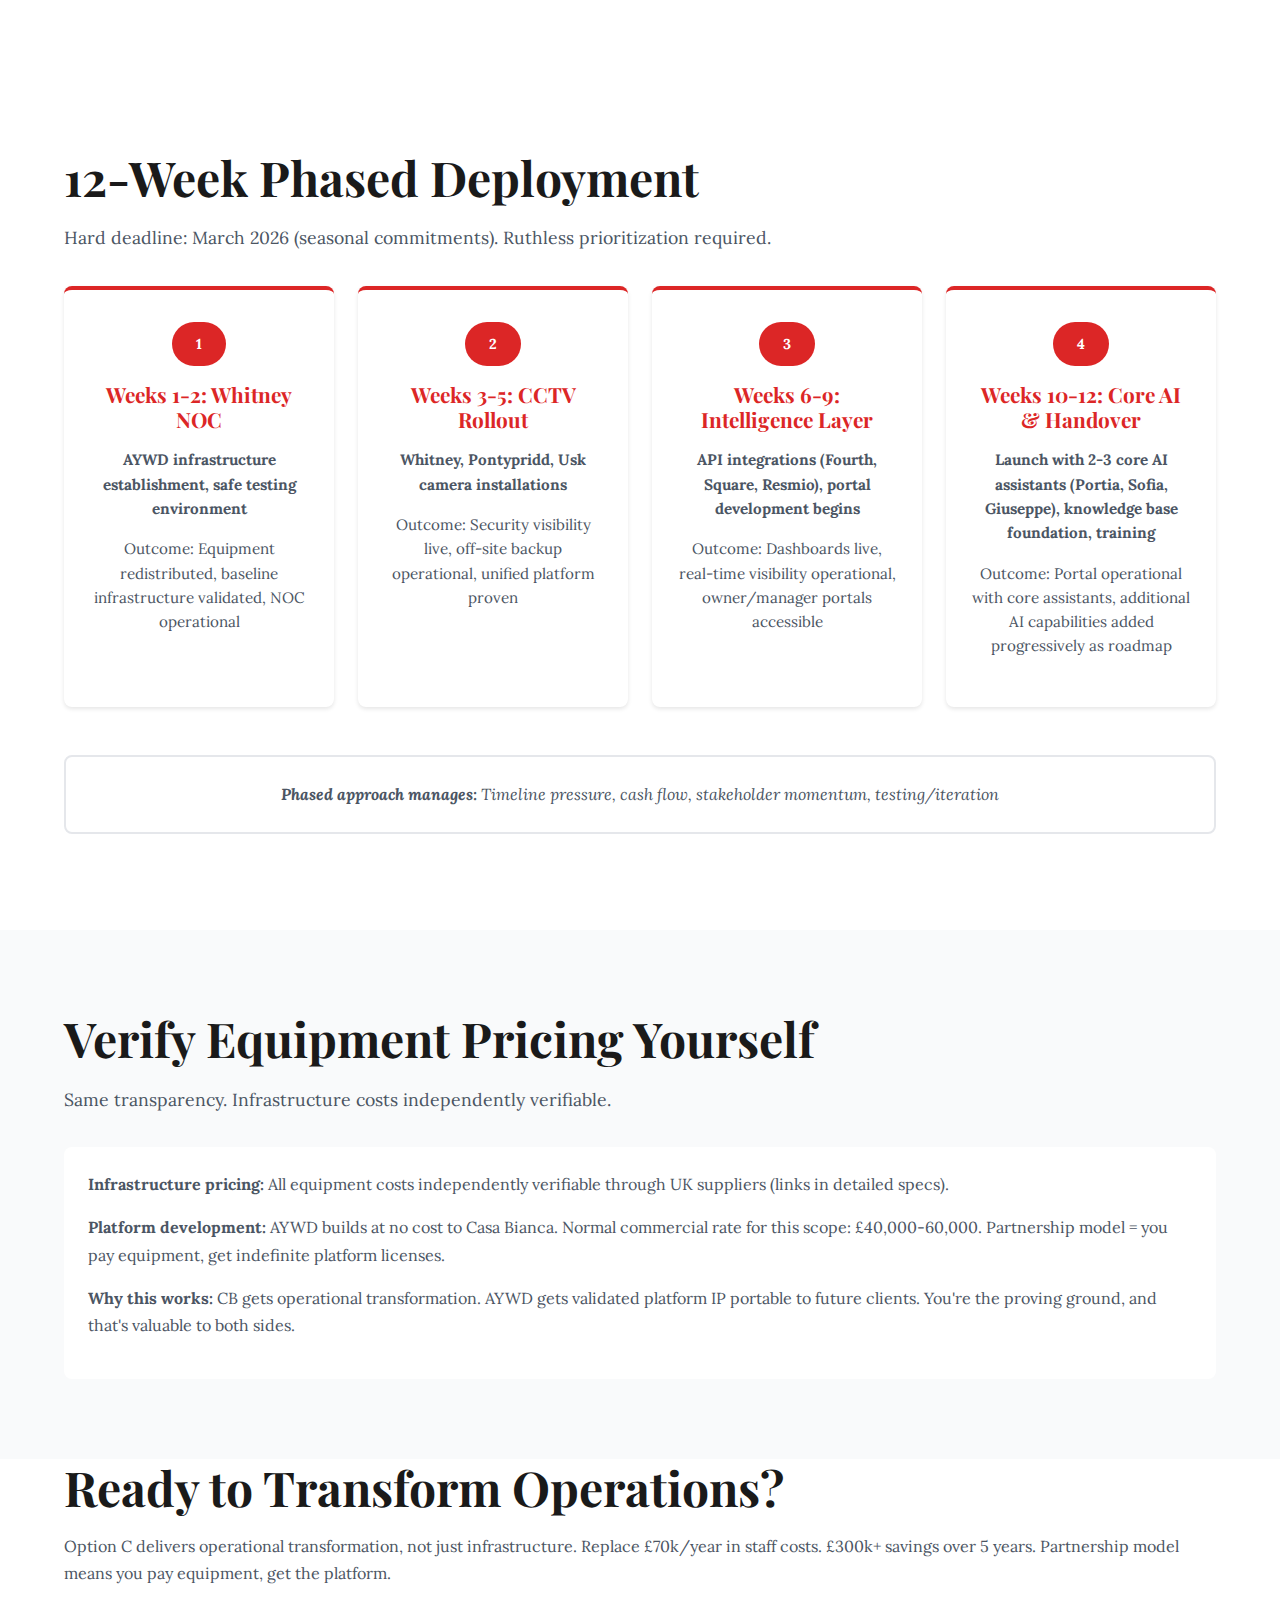
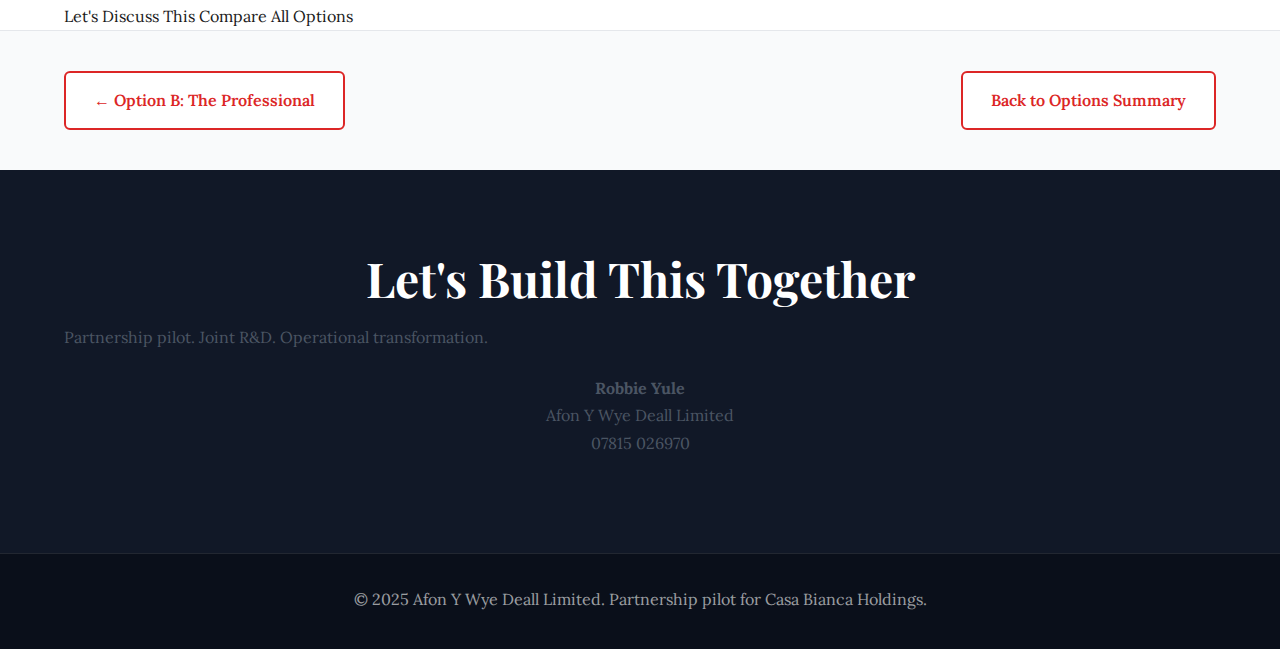
<file: option-c.html>
<!DOCTYPE html>
<html lang="en">
<head>
    <meta charset="UTF-8">
    <meta name="viewport" content="width=device-width, initial-scale=1.0">
    <title>Option C: Anima di Casa | Casa Bianca ITTS</title>
    <meta name="description" content="Full platform vision with AI operational support for Casa Bianca Holdings">
    
    <!-- Fonts -->
    <link rel="preconnect" href="https://fonts.googleapis.com">
    <link rel="preconnect" href="https://fonts.gstatic.com" crossorigin>
    <link href="https://fonts.googleapis.com/css2?family=Playfair+Display:wght@400;500;600;700;800;900&family=Lora:ital,wght@0,400;0,500;0,600;0,700;1,400;1,500;1,600;1,700&display=swap" rel="stylesheet">
    
    <link rel="stylesheet" href="css/style.css">
    <link rel="stylesheet" href="css/additional-styles.css">
</head>
<body>
    <!-- Navigation -->
    <nav class="nav">
        <div class="nav-brand">
            <span class="nav-logo">AYWD × Casa Bianca</span>
        </div>
        <div class="nav-links">
            <a href="index.html">Home</a>
            <a href="summary.html">Options</a>
            <a href="#contact">Contact</a>
        </div>
    </nav>

    <!-- Breadcrumb -->
    <div class="breadcrumb">
        <div class="container">
            <a href="index.html">Home</a> → <a href="summary.html">Options</a> → <span>Option C</span>
        </div>
    </div>

    <!-- Page Header -->
    <section class="page-header option-header">
        <div class="container">
            <span class="option-label">Option C: Partnership Pilot</span>
            <h1>Turn Operations Into Intelligence</h1>
            <p class="tagline" style="display: inline-block; background: white; color: #009246; padding: 0.5rem 1.5rem; border: 2px solid #991b1b; border-radius: 12px; font-weight: 600; margin-top: 1rem;">Six-site platform that replaces £70k/year in staff costs</p>
            <div class="option-meta">
                <span class="meta-item"><strong>ROI:</strong> 560-635% Year 1</span>
                <span class="meta-item"><strong>Payback:</strong> <1 year</span>
                <span class="meta-item"><strong>Equipment:</strong> £11,061-12,511</span>
            </div>
        </div>
    </section>

    <!-- ROI Snapshot -->
    <section class="roi-snapshot">
        <div class="container">
            <div class="roi-box">
                <h2 class="roi-title">The Financial Reality</h2>
                <div class="roi-grid">
                    <div class="roi-item">
                        <span class="roi-number">£300,000+</span>
                        <span class="roi-label">5-year operational savings</span>
                    </div>
                    <div class="roi-item">
                        <span class="roi-number">560-635%</span>
                        <span class="roi-label">Year 1 ROI</span>
                    </div>
                    <div class="roi-item">
                        <span class="roi-number">&lt;1 year</span>
                        <span class="roi-label">Payback period</span>
                    </div>
                    <div class="roi-item">
                        <span class="roi-number">£70k/year</span>
                        <span class="roi-label">Staff cost replacement</span>
                    </div>
                </div>
                <div class="roi-breakdown">
                    <p><strong>Partnership Model:</strong></p>
                    <p>Casa Bianca pays: <strong>Equipment only (£11,061-12,511)</strong><br>
                    AYWD builds: <strong>Platform (commercial value £40k-60k)</strong><br>
                    You get: <strong>Indefinite licenses, operational transformation</strong><br>
                    We get: <strong>Validated platform IP, proving ground</strong></p>
                    <p class="roi-note">Both sides win. You're not a customer, you're a partner.</p>
                </div>
            </div>
        </div>
    </section>

    <!-- Why Now? Lead the Wave -->
    <section class="why-now-section">
        <div class="container">
            <h2 style="text-align: center; margin-bottom: 32px;">Why Now? Lead the Wave or Drown in It</h2>
            
            <div class="why-now-narrative">
                <p style="font-size: 1.2rem; line-height: 1.8; text-align: center; max-width: 900px; margin: 0 auto 48px; color: var(--text-primary); font-weight: 500;">
                    While most multi-site operators are still reacting to yesterday's crises, a handful are building the systems that will define tomorrow's survivors. Casa Bianca has a choice: <strong style="color: var(--primary-red);">lead this transition, or watch competitors solve the same problems two years later at twice the cost.</strong>
                </p>
            </div>

            <!-- Industry Reality Stats -->
            <div class="industry-reality-box">
                <h3 style="font-family: 'Playfair Display', Georgia, serif; font-size: 1.8rem; margin-bottom: 24px; color: var(--primary-red); display: flex; align-items: center; gap: 12px;">
                    <span style="font-size: 2rem;">📊</span> The 2026/2027 Viability Crisis
                </h3>
                <div class="reality-grid">
                    <div class="reality-stat">
                        <strong>One-third of hospitality venues</strong> currently operating at a loss (UKHospitality)
                    </div>
                    <div class="reality-stat">
                        <strong>42% of staff leave within 90 days</strong> - recruitment is a perpetual cost drain
                    </div>
                    <div class="reality-stat">
                        <strong>April 2025: Minimum wage rises to £12.21</strong> - labor costs up 6.7%
                    </div>
                    <div class="reality-stat">
                        <strong>Wales business rates: +80% by 2028</strong> - the grace period is ending
                    </div>
                    <div class="reality-stat">
                        <strong>Food waste erodes 50% of potential profit</strong> in mid-size restaurant groups
                    </div>
                    <div class="reality-stat">
                        <strong>Consumer behavior shift:</strong> Fewer visits, higher expectations, experience-led dining
                    </div>
                </div>
            </div>

            <!-- The Choice -->
            <div class="the-choice-box">
                <div style="text-align: center; max-width: 800px; margin: 0 auto;">
                    <p style="font-size: 1.3rem; font-weight: 700; color: var(--text-primary); margin-bottom: 24px; line-height: 1.6;">
                        Most venues will respond to this reality in 2027.
                    </p>
                    <p style="font-size: 1.1rem; line-height: 1.8; color: var(--text-secondary); margin-bottom: 12px;">
                        They'll adopt AI when suppliers finally package it.<br>
                        They'll integrate systems when the pain becomes unbearable.<br>
                        They'll automate operations when manual processes collapse entirely.
                    </p>
                    <p style="font-size: 1.3rem; font-weight: 700; color: var(--italian-green); margin-top: 32px; margin-bottom: 24px; line-height: 1.6;">
                        By then, Casa Bianca will have 18 months of learning, refinement, and competitive advantage.
                    </p>
                    <p style="font-size: 1.15rem; line-height: 1.7; color: var(--text-primary); font-weight: 600; background: rgba(0, 146, 70, 0.1); padding: 24px; border-radius: 8px; border-left: 4px solid var(--italian-green);">
                        This isn't about being bleeding-edge. It's about being <strong style="color: var(--italian-green);">viable when others aren't.</strong>
                    </p>
                </div>
            </div>

            <!-- USP Statement -->
            <div class="usp-statement">
                <p style="font-size: 1.2rem; line-height: 1.8; text-align: center; max-width: 900px; margin: 0 auto 24px; color: var(--text-primary); font-weight: 500;">
                    Anima di Casa positions Casa Bianca as <strong style="color: var(--primary-red);">the operator who solved multi-site complexity BEFORE the industry figured it out.</strong> When competitors are still juggling Fourth, Square, and Resmio separately in 2027, you'll have 18 months of unified intelligence and AI-assisted operations already proven across six sites.
                </p>
                <p style="font-size: 1.15rem; text-align: center; color: var(--text-muted); font-style: italic; margin-top: 32px;">
                    Don't be another statistic. Be the case study.
                </p>
            </div>

            <!-- Transition to Solution -->
            <div style="text-align: center; margin-top: 48px; padding-top: 32px; border-top: 2px solid var(--italian-green);">
                <p style="font-size: 1.2rem; font-weight: 600; color: var(--text-primary);">
                    Here's how we do it—three integrated layers that transform operations while others are still reading about it:
                </p>
            </div>
        </div>
    </section>

    <!-- The Hidden Tax Section -->
    <section class="hidden-tax-section">
        <div class="container">
            <h2 style="text-align: center; margin-bottom: 24px; color: var(--primary-red);">The Hidden Tax: Paying to Give Away Your Competitive Intelligence</h2>
            
            <div class="tax-intro">
                <p style="font-size: 1.4rem; line-height: 1.7; text-align: center; max-width: 900px; margin: 0 auto 48px; color: var(--text-primary); font-weight: 700; background: rgba(220, 38, 38, 0.1); padding: 24px; border-radius: 8px; border-left: 6px solid var(--primary-red);">
                    You're paying for the privilege of another company to sell your data.
                </p>
            </div>

            <div class="saas-extraction-grid">
                <div class="extraction-card">
                    <h3 style="color: var(--primary-red); margin-bottom: 16px;">What Fourth Knows About You</h3>
                    <ul style="margin-left: 0; padding-left: 0; list-style: none;">
                        <li style="padding: 8px 0; padding-left: 24px; position: relative; color: var(--text-secondary);"><span style="position: absolute; left: 0; color: var(--primary-red); font-weight: bold;">•</span> Your exact COGS and labor costs</li>
                        <li style="padding: 8px 0; padding-left: 24px; position: relative; color: var(--text-secondary);"><span style="position: absolute; left: 0; color: var(--primary-red); font-weight: bold;">•</span> Margin compression patterns</li>
                        <li style="padding: 8px 0; padding-left: 24px; position: relative; color: var(--text-secondary);"><span style="position: absolute; left: 0; color: var(--primary-red); font-weight: bold;">•</span> Which menu items are profitable</li>
                        <li style="padding: 8px 0; padding-left: 24px; position: relative; color: var(--text-secondary);"><span style="position: absolute; left: 0; color: var(--primary-red); font-weight: bold;">•</span> Your operational pain points</li>
                    </ul>
                </div>
                <div class="extraction-card">
                    <h3 style="color: var(--primary-red); margin-bottom: 16px;">What Resmio Knows About You</h3>
                    <ul style="margin-left: 0; padding-left: 0; list-style: none;">
                        <li style="padding: 8px 0; padding-left: 24px; position: relative; color: var(--text-secondary);"><span style="position: absolute; left: 0; color: var(--primary-red); font-weight: bold;">•</span> Your booking patterns and peak times</li>
                        <li style="padding: 8px 0; padding-left: 24px; position: relative; color: var(--text-secondary);"><span style="position: absolute; left: 0; color: var(--primary-red); font-weight: bold;">•</span> No-show rates and customer behaviors</li>
                        <li style="padding: 8px 0; padding-left: 24px; position: relative; color: var(--text-secondary);"><span style="position: absolute; left: 0; color: var(--primary-red); font-weight: bold;">•</span> Local demand patterns by day/time</li>
                        <li style="padding: 8px 0; padding-left: 24px; position: relative; color: var(--text-secondary);"><span style="position: absolute; left: 0; color: var(--primary-red); font-weight: bold;">•</span> Market research gold: "How many dine in Merthyr on spring Tuesdays?"</li>
                    </ul>
                </div>
                <div class="extraction-card">
                    <h3 style="color: var(--primary-red); margin-bottom: 16px;">What Square Knows About You</h3>
                    <ul style="margin-left: 0; padding-left: 0; list-style: none;">
                        <li style="padding: 8px 0; padding-left: 24px; position: relative; color: var(--text-secondary);"><span style="position: absolute; left: 0; color: var(--primary-red); font-weight: bold;">•</span> Transaction data and product mix</li>
                        <li style="padding: 8px 0; padding-left: 24px; position: relative; color: var(--text-secondary);"><span style="position: absolute; left: 0; color: var(--primary-red); font-weight: bold;">•</span> Pricing experiments and results</li>
                        <li style="padding: 8px 0; padding-left: 24px; position: relative; color: var(--text-secondary);"><span style="position: absolute; left: 0; color: var(--primary-red); font-weight: bold;">•</span> Payment behaviors and trends</li>
                        <li style="padding: 8px 0; padding-left: 24px; position: relative; color: var(--text-secondary);"><span style="position: absolute; left: 0; color: var(--primary-red); font-weight: bold;">•</span> Customer spending patterns</li>
                    </ul>
                </div>
            </div>

            <div class="extraction-reality">
                <h3 style="text-align: center; margin-bottom: 24px; color: var(--text-primary);">What They Do With It</h3>
                <div style="background: white; padding: 32px; border-radius: 12px; box-shadow: 0 4px 12px rgba(0, 0, 0, 0.08); max-width: 900px; margin: 0 auto;">
                    <ul style="margin-left: 0; padding-left: 0; list-style: none;">
                        <li style="padding: 12px 0; padding-left: 32px; position: relative; font-size: 1.05rem; line-height: 1.7; color: var(--text-secondary);"><span style="position: absolute; left: 0; color: var(--accent-gold); font-weight: bold; font-size: 1.2rem;">→</span> <strong>Aggregate data across thousands of venues</strong> to build industry intelligence</li>
                        <li style="padding: 12px 0; padding-left: 32px; position: relative; font-size: 1.05rem; line-height: 1.7; color: var(--text-secondary);"><span style="position: absolute; left: 0; color: var(--accent-gold); font-weight: bold; font-size: 1.2rem;">→</span> <strong>Sell market insights:</strong> "Average check size for Italian restaurants in Wales"</li>
                        <li style="padding: 12px 0; padding-left: 32px; position: relative; font-size: 1.05rem; line-height: 1.7; color: var(--text-secondary);"><span style="position: absolute; left: 0; color: var(--accent-gold); font-weight: bold; font-size: 1.2rem;">→</span> <strong>Build "AI features"</strong> trained on YOUR operational patterns</li>
                        <li style="padding: 12px 0; padding-left: 32px; position: relative; font-size: 1.05rem; line-height: 1.7; color: var(--text-secondary);"><span style="position: absolute; left: 0; color: var(--accent-gold); font-weight: bold; font-size: 1.2rem;">→</span> <strong>Your competitors can BUY benchmarks</strong> derived from YOUR data</li>
                        <li style="padding: 12px 0; padding-left: 32px; position: relative; font-size: 1.05rem; line-height: 1.7; color: var(--text-secondary);"><span style="position: absolute; left: 0; color: var(--accent-gold); font-weight: bold; font-size: 1.2rem;">→</span> <strong>You contribute to industry intelligence</strong> you don't control</li>
                    </ul>
                </div>
            </div>

            <div class="aywd-reversal">
                <h3 style="text-align: center; margin-bottom: 24px; color: var(--italian-green); font-size: 2rem;">Anima di Casa Reverses This Model</h3>
                <div class="reversal-grid">
                    <div class="reversal-point">
                        <span style="font-size: 2rem; display: block; margin-bottom: 8px;">✅</span>
                        <strong>Portal pulls data INTO your Obsidian vault</strong><br>
                        <span style="color: var(--text-muted); font-size: 0.9rem;">Not giving it to vendors</span>
                    </div>
                    <div class="reversal-point">
                        <span style="font-size: 2rem; display: block; margin-bottom: 8px;">✅</span>
                        <strong>YOU analyze cross-site patterns</strong><br>
                        <span style="color: var(--text-muted); font-size: 0.9rem;">Before industry aggregators see them</span>
                    </div>
                    <div class="reversal-point">
                        <span style="font-size: 2rem; display: block; margin-bottom: 8px;">✅</span>
                        <strong>Marcus finds YOUR competitive advantages</strong><br>
                        <span style="color: var(--text-muted); font-size: 0.9rem;">In YOUR data, not vendor clouds</span>
                    </div>
                    <div class="reversal-point">
                        <span style="font-size: 2rem; display: block; margin-bottom: 8px;">✅</span>
                        <strong>Your operational intelligence stays YOURS</strong><br>
                        <span style="color: var(--text-muted); font-size: 0.9rem;">Not training vendor AI models</span>
                    </div>
                    <div class="reversal-point">
                        <span style="font-size: 2rem; display: block; margin-bottom: 8px;">✅</span>
                        <strong>Not contributing to industry benchmarks</strong><br>
                        <span style="color: var(--text-muted); font-size: 0.9rem;">That competitors purchase</span>
                    </div>
                </div>
            </div>

            <div class="aywd-usp-box">
                <p style="font-size: 1.3rem; line-height: 1.8; text-align: center; max-width: 800px; margin: 0 auto; color: white; font-weight: 600;">
                    <strong style="display: block; font-size: 1.5rem; margin-bottom: 16px; color: var(--accent-gold);">AYWD's Promise:</strong>
                    We don't want your data. We want you to use it how you want to use it.
                </p>
                <p style="font-size: 1.1rem; text-align: center; color: rgba(255, 255, 255, 0.9); margin-top: 24px; font-style: italic;">
                    While competitors unknowingly feed the SaaS data machine, Casa Bianca builds a private intelligence layer that vendors can't access, aggregate, or resell.
                </p>
            </div>

        </div>
    </section>

    <!-- What Anima di Casa Includes -->
    <section class="solution-pillars">
        <div class="container">
            <h2 style="text-align: center;">Anima di Casa = Soul of the House</h2>
            <p class="section-intro" style="max-width: 100%; text-align: center;">Three integral and integrated transforming and supporting you, and all your teams across your six venues</p>
            
            <div class="pillars-grid">
                <!-- Pillar 1: Foundation Infrastructure -->
                <div class="pillar">
                    <div class="pillar-header">
                        <h3>Foundation Infrastructure</h3>
                        <span class="pillar-tag">Layer 1</span>
                    </div>
                    <p class="pillar-description">Enterprise UniFi platform across six sites: network, CCTV, access control, off-site backup</p>
                    <ul class="pillar-features">
                        <li><strong>Complete UniFi Network:</strong> Centralized management, remote diagnostics, PoE cycling, VPN mesh</li>
                        <li><strong>Professional CCTV:</strong> UniFi Protect + Hikvision archiving, off-site backup to Whitney NOC, 24/7 access</li>
                        <li><strong>UniFi Access Control:</strong> Smart locks, door sensors, audit trails, remote management</li>
                        <li><strong>4G Failover:</strong> Prevents complete network loss when broadband fails</li>
                        <li><strong>Whitney NOC:</strong> AYWD's Network Operations Center for centralized monitoring</li>
                    </ul>
                    <p class="pillar-example"><em>Example: Network issue at Pontypridd? Diagnose and fix remotely from Whitney NOC. No travel, no downtime.</em></p>
                </div>

                <!-- Pillar 2: Operational Intelligence -->
                <div class="pillar">
                    <div class="pillar-header">
                        <h3>Operational Intelligence</h3>
                        <span class="pillar-tag">Layer 2</span>
                    </div>
                    <p class="pillar-description">Unified portal connecting Fourth, Square, Resmio, and all operational systems</p>
                    <ul class="pillar-features">
                        <li><strong>Owner Portal:</strong> 24/7 visibility across all sites, answer "how are things?" instantly</li>
                        <li><strong>Manager Portal:</strong> 5-minute onboarding vs 2+ hours, self-service knowledge base</li>
                        <li><strong>Staff Portal:</strong> Training, procedures, recipes, consistency across all locations</li>
                        <li><strong>Obsidian Second Brain (Self-Hosted Knowledge Base):</strong> Recipes, procedures, training, compliance hosted at Whitney NOC—your infrastructure, your data, your IP. NOT in vendor clouds, NOT training external AI models. Single source of truth with local plugins, graph database linking, version control. Lightweight, portable, indefinitely yours.</li>
                        <li><strong>API Integrations:</strong> Fourth (finance), Square (payments), Resmio (bookings) all connected</li>
                        <li><strong>Business Intelligence:</strong> Revenue tracking, performance analysis, trend identification</li>
                        <li><strong>Compliance Automation:</strong> Right-to-work tracking, GDPR retention, H&S monitoring</li>
                    </ul>
                    <p class="pillar-example"><em>Example: "Show me this week's revenue vs last year" → instant comparison with graphs, trends, site breakdown. All backed by your self-hosted Obsidian knowledge vault—NOT feeding your operational secrets to vendor AI models.</em></p>
                </div>

                <!-- Pillar 3: AI Assistants -->
                <div class="pillar">
                    <div class="pillar-header">
                        <h3>AI Assistants (Italian Crew)</h3>
                        <span class="pillar-tag">Layer 3</span>
                    </div>
                    <p class="pillar-description">Seven specialized AI assistants solving real operational problems</p>
                    
                    <table class="crew-table">
                        <thead>
                            <tr>
                                <th>Assistant</th>
                                <th>User Problem</th>
                                <th>What It Solves</th>
                            </tr>
                        </thead>
                        <tbody>
                            <tr>
                                <td><strong>Portia</strong></td>
                                <td>Don't know where to start</td>
                                <td>Routes to correct assistant, suggests next steps, gateway to platform</td>
                            </tr>
                            <tr>
                                <td><strong>Sofia</strong></td>
                                <td>Staff confusion, inconsistent procedures</td>
                                <td>Standardized procedures, training, knowledge base, operational consistency</td>
                            </tr>
                            <tr>
                                <td><strong>Giuseppe</strong></td>
                                <td>Tech issues, network problems</td>
                                <td>Network troubleshooting, system diagnostics, step-by-step guidance</td>
                            </tr>
                            <tr>
                                <td><strong>Marco Polo</strong></td>
                                <td>Hard to read performance data</td>
                                <td>Business intelligence reports, performance insights, trend analysis</td>
                            </tr>
                            <tr>
                                <td><strong>Bella</strong></td>
                                <td>Guest feedback unclear</td>
                                <td>Synthesizes customer reviews, identifies trends, sentiment analysis</td>
                            </tr>
                            <tr>
                                <td><strong>Marcus Aurelius</strong></td>
                                <td>Strategic uncertainty, business threats unclear</td>
                                <td>Big-picture decision support, long-term planning. Analyzes Obsidian knowledge graph to identify patterns humans miss: cross-site trends, emerging threats, opportunity connections. Self-hosted intelligence—NOT training external AI models with your competitive advantage.</td>
                            </tr>
                            <tr>
                                <td><strong>Janus</strong></td>
                                <td>Security blind spots</td>
                                <td>Security monitoring, pattern detection, incident alerts</td>
                            </tr>
                        </tbody>
                    </table>
                    
                    <p class="pillar-example"><em>Example: New staff asks "How do I handle a refund?" → Sofia provides step-by-step procedure instantly.</em></p>
                </div>
            </div>
        </div>
    </section>

    <!-- Equipment Breakdown -->
    <section class="equipment-section">
        <div class="container">
            <h2>Complete Equipment & Development Breakdown</h2>
            <p class="section-intro">Option C = Option B infrastructure + AI platform + API integrations + operational transformation</p>

            <!-- Infrastructure (Full UniFi Platform) -->
            <div class="equipment-site">
                <h3>Infrastructure Foundation - Complete UniFi Platform with Protect Archiving</h3>
                <p class="site-note">Full UniFi Protect + Access + Network + Off-Site Backup across 3 Phase 1 sites</p>
                
                <table class="equipment-table">
                    <thead>
                        <tr>
                            <th>Site</th>
                            <th>UniFi Cameras</th>
                            <th>UniFi Access</th>
                            <th>Recording</th>
                            <th>Network Equipment</th>
                            <th>Rack & Accessories</th>
                            <th>Site Total</th>
                        </tr>
                    </thead>
                    <tbody>
                        <tr>
                            <td><strong>CB Whitney</strong></td>
                            <td>
                                4× G5 Pro (£155)<br>
                                6× G5 Turret Ultra (£79)<br>
                                2× U6 Mesh Pro APs
                            </td>
                            <td>
                                G3 Starter Kit Pro<br>
                                550kg maglock<br>
                                Door control<br>
                                REX + sensors
                            </td>
                            <td>
                                UDM SE (from Merthyr)<br>
                                4TB WD Purple<br>
                                Built-in recording
                            </td>
                            <td>
                                UDM SE gateway<br>
                                USW-Pro-Max-16-PoE<br>
                                2× 5 Port Hubs<br>
                                VPN mesh
                            </td>
                            <td>
                                12RU lockable rack<br>
                                Patch panels<br>
                                Cable mgmt<br>
                                PDU & UPS
                            </td>
                            <td><strong>£2,748</strong></td>
                        </tr>
                        <tr>
                            <td><strong>CB Pontypridd</strong></td>
                            <td>
                                4× G5 Pro (£155)<br>
                                6× G5 Turret Ultra (£79)<br>
                                U6 LR + U6 Mesh Pro
                            </td>
                            <td>
                                G3 Starter Kit Pro<br>
                                550kg maglock<br>
                                Kitchen door<br>
                                Intercom
                            </td>
                            <td>
                                UNVR (£199)<br>
                                4TB WD Purple (£110)<br>
                                Dedicated recorder
                            </td>
                            <td>
                                UGC Ultra (existing)<br>
                                USW-Pro-Max-16-PoE<br>
                                8 Port Hub<br>
                                Site-to-NOC VPN
                            </td>
                            <td>
                                9RU lockable rack<br>
                                16/8 patch panels<br>
                                Wall plates<br>
                                Cable mgmt
                            </td>
                            <td><strong>£2,797</strong></td>
                        </tr>
                        <tr>
                            <td><strong>CB Usk</strong></td>
                            <td>
                                2× G5 Pro (£155)<br>
                                6× G5 Turret Ultra (£79)<br>
                                U6 LR AP
                            </td>
                            <td>
                                G3 Starter Kit Pro<br>
                                550kg maglock<br>
                                Front door<br>
                                Phone unlock
                            </td>
                            <td>
                                UNVR (£199)<br>
                                4TB WD Purple (£110)<br>
                                Dedicated recorder
                            </td>
                            <td>
                                UGC Ultra (existing)<br>
                                USW-Pro-Max-16-PoE<br>
                                8 Port Hub<br>
                                Centralized control
                            </td>
                            <td>
                                9RU lockable rack<br>
                                Wall plates<br>
                                Cable mgmt<br>
                                Professional install
                            </td>
                            <td><strong>£2,697</strong></td>
                        </tr>
                        <tr class="subtotal">
                            <td colspan="6"><strong>Phase 1 Infrastructure Subtotal (3 Sites)</strong></td>
                            <td><strong>£8,242</strong></td>
                        </tr>
                        <tr>
                            <td colspan="7" style="padding-top: 1rem;">
                                <strong>Whitney NOC Infrastructure + Protect Archiving</strong> (centralized management + off-site backup)
                            </td>
                        </tr>
                        <tr>
                            <td colspan="6">
                                Server rack, UPS, network controller, monitoring dashboard<br>
                                <strong>+ NAS for Protect Archiving</strong> (Synology/QNAP, 2×4TB RAID, configuration & testing)
                            </td>
                            <td><strong>£2,819-4,269</strong></td>
                        </tr>
                        <tr class="subtotal">
                            <td colspan="6"><strong>Complete Infrastructure Foundation</strong></td>
                            <td><strong>£11,061-12,511</strong></td>
                        </tr>
                    </tbody>
                </table>

                <div class="key-inclusions" style="margin-top: 2rem; padding: 1.5rem; background: #f9fafb; border-radius: 8px;">
                    <h4 style="margin-bottom: 1rem;">Key Inclusions Across All Sites:</h4>
                    <div style="display: grid; grid-template-columns: repeat(auto-fit, minmax(250px, 1fr)); gap: 1.5rem;">
                        <div>
                            <strong>UniFi Protect (CCTV):</strong>
                            <ul style="margin-top: 0.5rem;">
                                <li>G5 Pro cameras (varifocal, 4K, enhanced night vision)</li>
                                <li>G5 Turret Ultra cameras (4K, wide angle, compact)</li>
                                <li>Local recording at each site</li>
                                <li>Centralized management from Whitney NOC</li>
                                <li>Mobile app access</li>
                                <li>Smart motion detection</li>
                            </ul>
                        </div>
                        <div>
                            <strong>UniFi Access (Door Control):</strong>
                            <ul style="margin-top: 0.5rem;">
                                <li>G3 Starter Kit Pro (intercom + reader + hub)</li>
                                <li>550kg electromagnetic locks</li>
                                <li>Motorized night bolts</li>
                                <li>REX buttons + door sensors</li>
                                <li>Fire alarm integration</li>
                                <li>Mobile unlock via app</li>
                            </ul>
                        </div>
                        <div>
                            <strong>UniFi Network:</strong>
                            <ul style="margin-top: 0.5rem;">
                                <li>UDM SE or UGC Ultra gateways</li>
                                <li>PoE switches (Pro Max series)</li>
                                <li>Enterprise Wi-Fi access points</li>
                                <li>Centralized controller at Whitney</li>
                                <li>VPN mesh between sites</li>
                                <li>Remote troubleshooting</li>
                            </ul>
                        </div>
                        <div>
                            <strong>Rack Infrastructure:</strong>
                            <ul style="margin-top: 0.5rem;">
                                <li>Lockable racks (9RU-12RU)</li>
                                <li>Patch panels + cable management</li>
                                <li>PDU power distribution</li>
                                <li>UPS backup space</li>
                                <li>Professional installation</li>
                                <li>Documentation + labels</li>
                            </ul>
                        </div>
                        <div style="grid-column: 1 / -1; border-top: 2px solid #059669; padding-top: 1rem; margin-top: 1rem;">
                            <strong>UniFi Protect Archiving (Off-Site Backup) - STANDARD IN OPTION C:</strong>
                            <ul style="margin-top: 0.5rem;">
                                <li><strong>NAS at Whitney NOC</strong> (Synology/QNAP with 2×4TB RAID)</li>
                                <li><strong>Event-based archiving</strong> from critical cameras (tills, entrances, stock rooms)</li>
                                <li><strong>Survives total site loss</strong> (fire, theft, flood)</li>
                                <li><strong>Insurance-grade evidence retention</strong></li>
                                <li><strong>NOT the hacky RTSP mirror</strong> that requires constant babysitting</li>
                                <li><strong>UniFi's official off-site solution</strong> - simple, reliable, supported</li>
                            </ul>
                        </div>
                    </div>
                </div>
            </div>

            <!-- Platform Development -->
            <div class="equipment-site platform-development">
                <h3 style="background: #009246; color: white; padding: 1rem 1.5rem; margin: 0 0 1rem 0; border-radius: 8px 8px 0 0; font-family: 'Playfair Display', Georgia, serif;">What AYWD Is Building (Partnership R&D)</h3>
                <p class="site-note" style="font-family: 'Lora', Georgia, serif;"><strong>Casa Bianca investment: Equipment costs only</strong><br>
                AYWD builds platform capability. CB gets indefinite commercial licenses. AYWD keeps portable IP.</p>
                
                <table class="equipment-table" style="font-family: 'Lora', Georgia, serif;">
                    <thead>
                        <tr style="background: #009246; color: white;">
                            <th>Phase</th>
                            <th>Deliverables</th>
                        </tr>
                    </thead>
                    <tbody>
                        <tr>
                            <td style="vertical-align: top;"><strong>Phase 1:<br>Portal + API Integration</strong></td>
                            <td>
                                <strong>Unified Portal:</strong> One place for Fourth, Square, Resmio, UniFi, Hikvision access<br>
                                <strong>API Connections:</strong> Fourth (operations), Square (payments), Resmio (bookings)<br>
                                <strong>Dashboard Views:</strong> Real-time business intelligence across all systems<br>
                                <strong>Self-hosted:</strong> Whitney NOC Minisforum PC (already in infrastructure costs)<br>
                                <em style="color: #059669; font-weight: 600; margin-top: 0.5rem; display: block;">Minimum delivery guarantee: You'll have this even if later phases take longer</em>
                            </td>
                        </tr>
                        <tr>
                            <td style="vertical-align: top;"><strong>Phase 2:<br>Agentic AI Layer</strong></td>
                            <td>
                                <strong>Italian Crew (7 AI Assistants):</strong> Portia, Sofia, Giuseppe, Marco Polo, Bella, Marcus Aurelius, Janus<br>
                                <strong>Natural Language Operations:</strong> "How's Pontypridd doing?" → instant answer<br>
                                <strong>Knowledge Base:</strong> Procedures, recipes, training accessible 24/7<br>
                                <strong>ESL Support:</strong> AI-assisted communications for professional messaging<br>
                                <strong>Compliance Automation:</strong> Right-to-work tracking, GDPR retention alerts<br>
                                <em style="color: #059669; font-weight: 600; margin-top: 0.5rem; display: block;">Iterative development: Portal first, then add assistants progressively</em>
                            </td>
                        </tr>
                        <tr>
                            <td colspan="2">
                                <strong style="color: #009246;">What Makes This Different</strong><br><br>
                                <strong>NOT generic hospitality AI:</strong> Fourth's AI = COGs, P&L, PAYE (finance backend). Anima di Casa = operational integration tailored to YOUR business<br>
                                <strong>Your knowledge stays yours:</strong> Obsidian vault self-hosted at Whitney NOC. Your recipes, procedures, competitive intelligence—NOT in vendor clouds, NOT training their AI models. You own it indefinitely.<br>
                                <strong>Systems integrator:</strong> Who has time to master Fourth, Square, UniFi separately? This brings them together<br>
                                <strong>Graph intelligence:</strong> Marcus Aurelius analyzes knowledge connections humans can't see—cross-site patterns, emerging threats, strategic opportunities<br>
                                <strong>Built FOR small business:</strong> Andreas loves this stuff, but most operators need it simple
                            </td>
                        </tr>
                    </tbody>
                </table>

                <div style="margin-top: 2rem; padding: 1.5rem; background: #f9fafb; border-radius: 8px; font-family: 'Lora', Georgia, serif;">
                    <h4 style="margin-bottom: 1rem; font-family: 'Playfair Display', Georgia, serif;">The Commercial Reality</h4>
                    <p style="line-height: 1.7; margin-bottom: 0.5rem;"><strong>What this scope would normally cost:</strong> £40,000-60,000 (development + hosting + annual licenses)</p>
                    <p style="line-height: 1.7; margin-bottom: 0.5rem;"><strong>What Casa Bianca pays:</strong> Equipment costs only</p>
                    <p style="line-height: 1.7; margin-bottom: 0.5rem;"><strong>What Casa Bianca gets:</strong> Indefinite commercial use of Anima di Casa platform</p>
                    <p style="line-height: 1.7; margin-bottom: 0.5rem;"><strong>What AYWD gets:</strong> Real-world proving ground, validated platform IP, portable to future clients</p>
                    <p style="margin-top: 1rem; padding: 0.75rem; background: white; border-left: 4px solid #009246; border-radius: 4px; font-weight: 600;"><strong>Partnership exchange:</strong> Both sides win. CB gets operational transformation. AYWD gets platform capability. You're the guinea pig, and that's valuable to both of us.</p>
                </div>
                
                <div style="margin-top: 1.5rem; padding: 1.5rem; background: #f9fafb; border-radius: 8px; font-family: 'Lora', Georgia, serif;">
                    <h4 style="margin-bottom: 1rem; font-family: 'Playfair Display', Georgia, serif;">Managing Expectations</h4>
                    <ul style="margin-left: 1.5rem; line-height: 1.7;">
                        <li><strong>NOT plug-and-play magic:</strong> This is a phased build, not an off-the-shelf product</li>
                        <li><strong>Portal first, then additions:</strong> Iterative development as we learn together</li>
                        <li><strong>Self-hosted architecture:</strong> Whitney NOC Minisforum, not cloud dependency</li>
                        <li><strong>May integrate external services:</strong> Google/others for telephone agents if needed</li>
                        <li><strong>You're the pilot:</strong> We're building this WITH you, learning as we go</li>
                    </ul>
                </div>
            </div>

            <!-- Total Investment -->
            <div class="total-investment">
                <h3>Total Investment Summary</h3>
                <table class="equipment-table">
                    <tbody>
                        <tr class="total">
                            <td><strong>CASA BIANCA TOTAL INVESTMENT</strong></td>
                            <td><strong>£11,061-12,511</strong></td>
                        </tr>
                    </tbody>
                </table>
                <p class="partnership-note"><strong>Equipment only.</strong> AYWD builds platform capability (normally £40k-60k), Casa Bianca gets indefinite commercial licenses, AYWD keeps portable IP.</p>
                <p class="roi-note"><strong>Against £70,000/year staff cost replacement:</strong> ROI 560%-635% in Year 1 | 5-year value: £300,000+ operational savings</p>
            </div>

        </div>
    </section>



    <!-- Implementation Timeline -->
    <section class="timeline-section">
        <div class="container">
            <h2>12-Week Phased Deployment</h2>
            <p class="intro-text">Hard deadline: March 2026 (seasonal commitments). Ruthless prioritization required.</p>
            
            <div class="timeline-phases">
                <div class="phase">
                    <div class="phase-number">1</div>
                    <h3>Weeks 1-2: Whitney NOC</h3>
                    <p><strong>AYWD infrastructure establishment, safe testing environment</strong></p>
                    <p class="phase-outcome">Outcome: Equipment redistributed, baseline infrastructure validated, NOC operational</p>
                </div>
                <div class="phase">
                    <div class="phase-number">2</div>
                    <h3>Weeks 3-5: CCTV Rollout</h3>
                    <p><strong>Whitney, Pontypridd, Usk camera installations</strong></p>
                    <p class="phase-outcome">Outcome: Security visibility live, off-site backup operational, unified platform proven</p>
                </div>
                <div class="phase">
                    <div class="phase-number">3</div>
                    <h3>Weeks 6-9: Intelligence Layer</h3>
                    <p><strong>API integrations (Fourth, Square, Resmio), portal development begins</strong></p>
                    <p class="phase-outcome">Outcome: Dashboards live, real-time visibility operational, owner/manager portals accessible</p>
                </div>
                <div class="phase">
                    <div class="phase-number">4</div>
                    <h3>Weeks 10-12: Core AI & Handover</h3>
                    <p><strong>Launch with 2-3 core AI assistants (Portia, Sofia, Giuseppe), knowledge base foundation, training</strong></p>
                    <p class="phase-outcome">Outcome: Portal operational with core assistants, additional AI capabilities added progressively as roadmap</p>
                </div>
            </div>
            <p class="timeline-note"><strong>Phased approach manages:</strong> Timeline pressure, cash flow, stakeholder momentum, testing/iteration</p>
        </div>
    </section>

    <!-- Supplier Verification -->
    <section class="supplier-section">
        <div class="container">
            <h2>Verify Equipment Pricing Yourself</h2>
            <p class="intro-text">Same transparency. Infrastructure costs independently verifiable.</p>
            
            <div class="supplier-note">
                <p><strong>Infrastructure pricing:</strong> All equipment costs independently verifiable through UK suppliers (links in detailed specs).</p>
                <p><strong>Platform development:</strong> AYWD builds at no cost to Casa Bianca. Normal commercial rate for this scope: £40,000-60,000. Partnership model = you pay equipment, get indefinite platform licenses.</p>
                <p><strong>Why this works:</strong> CB gets operational transformation. AYWD gets validated platform IP portable to future clients. You're the proving ground, and that's valuable to both sides.</p>
            </div>
        </div>
    </section>

    <!-- Call to Action -->
    <section class="cta-section">
        <div class="container">
            <h2>Ready to Transform Operations?</h2>
            <p class="cta-conclusion">Option C delivers operational transformation, not just infrastructure. Replace £70k/year in staff costs. £300k+ savings over 5 years. Partnership model means you pay equipment, get the platform.</p>
            <div class="cta-buttons">
                <a href="#contact" class="cta-button cta-primary">Let's Discuss This</a>
                <a href="summary.html" class="cta-button cta-secondary">Compare All Options</a>
            </div>
        </div>
    </section>

    <!-- Navigation Between Options -->
    <section class="option-navigation">
        <div class="container">
            <div class="nav-options">
                <a href="option-b.html" class="nav-option back">← Option B: The Professional</a>
                <a href="summary.html" class="nav-option next">Back to Options Summary</a>
            </div>
        </div>
    </section>

    <!-- Contact -->
    <section id="contact" class="contact">
        <div class="container">
            <h2>Let's Build This Together</h2>
            <p>Partnership pilot. Joint R&D. Operational transformation.</p>
            <div class="contact-details">
                <p><strong>Robbie Yule</strong><br>
                Afon Y Wye Deall Limited<br>
                07815 026970</p>
            </div>
        </div>
    </section>

    <!-- Footer -->
    <footer class="footer">
        <div class="container">
            <p>&copy; 2025 Afon Y Wye Deall Limited. Partnership pilot for Casa Bianca Holdings.</p>
        </div>
    </footer>

</body>
</html>
</file>
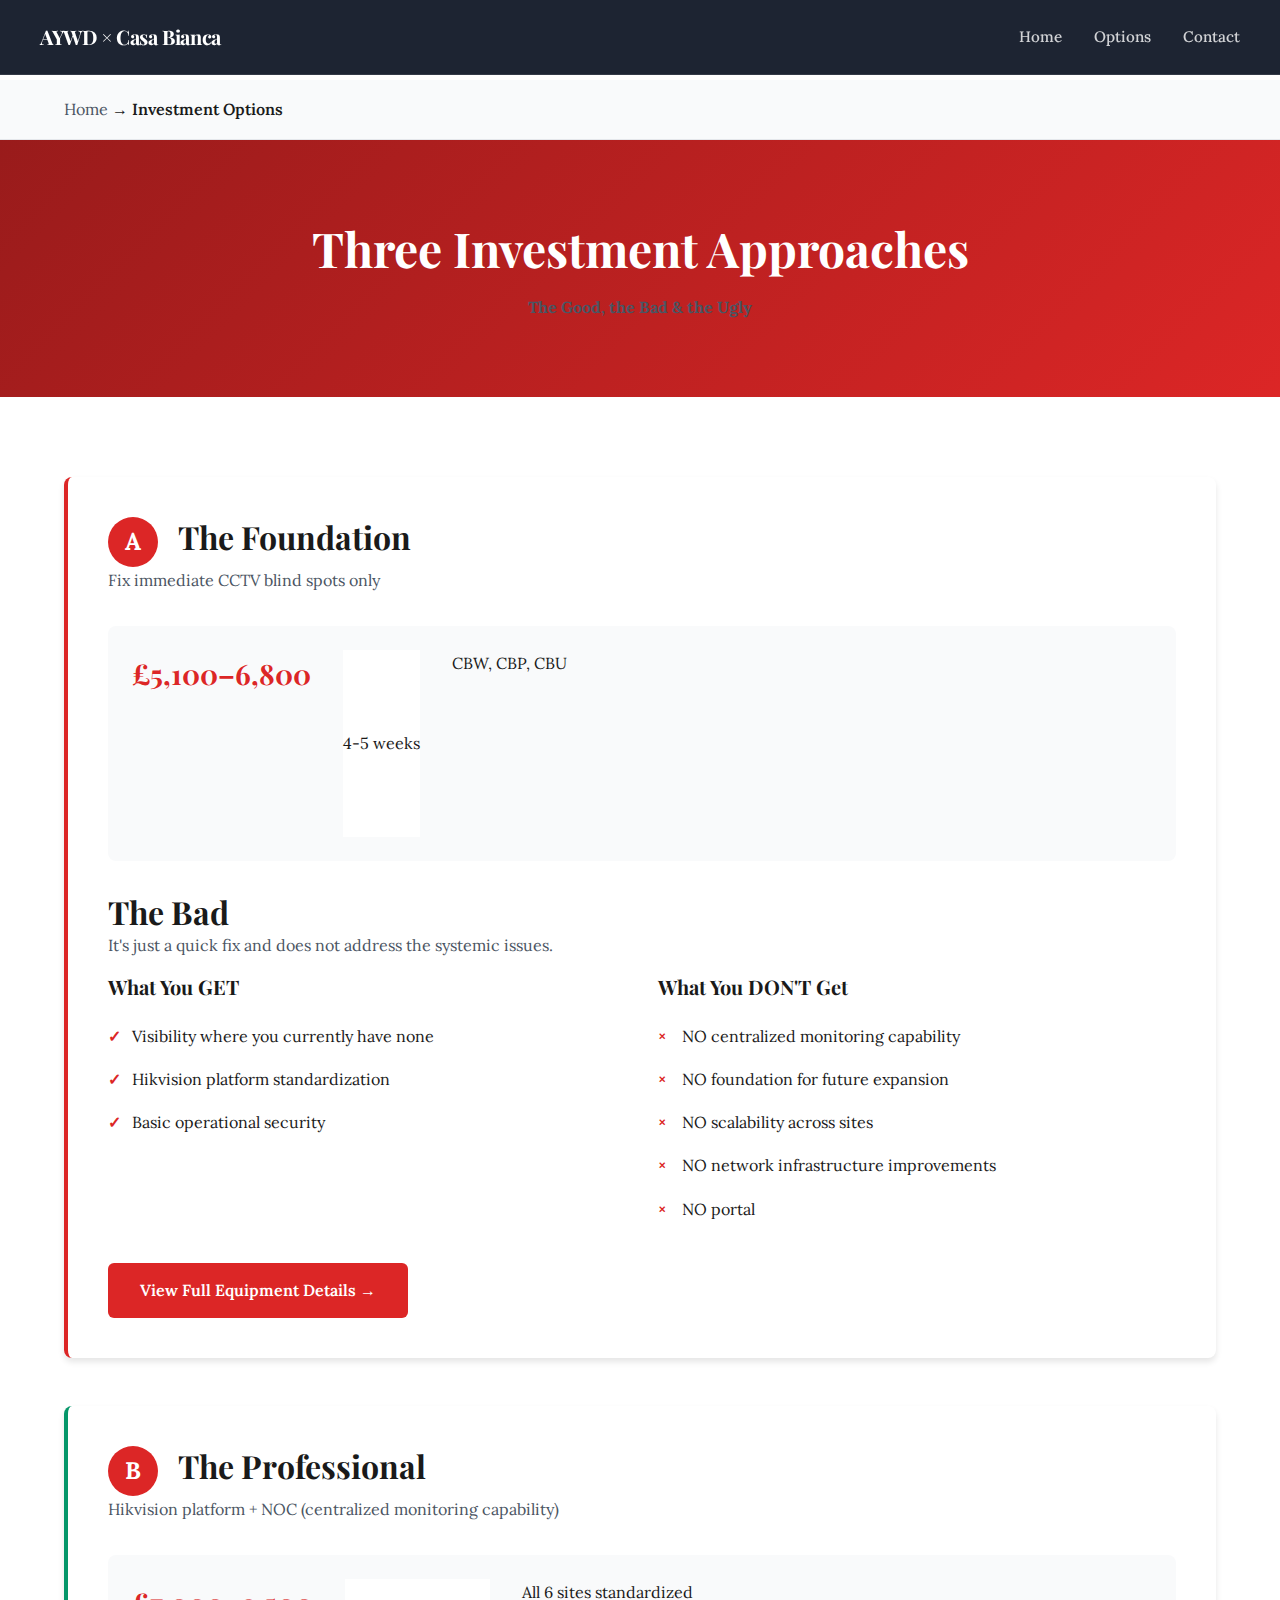
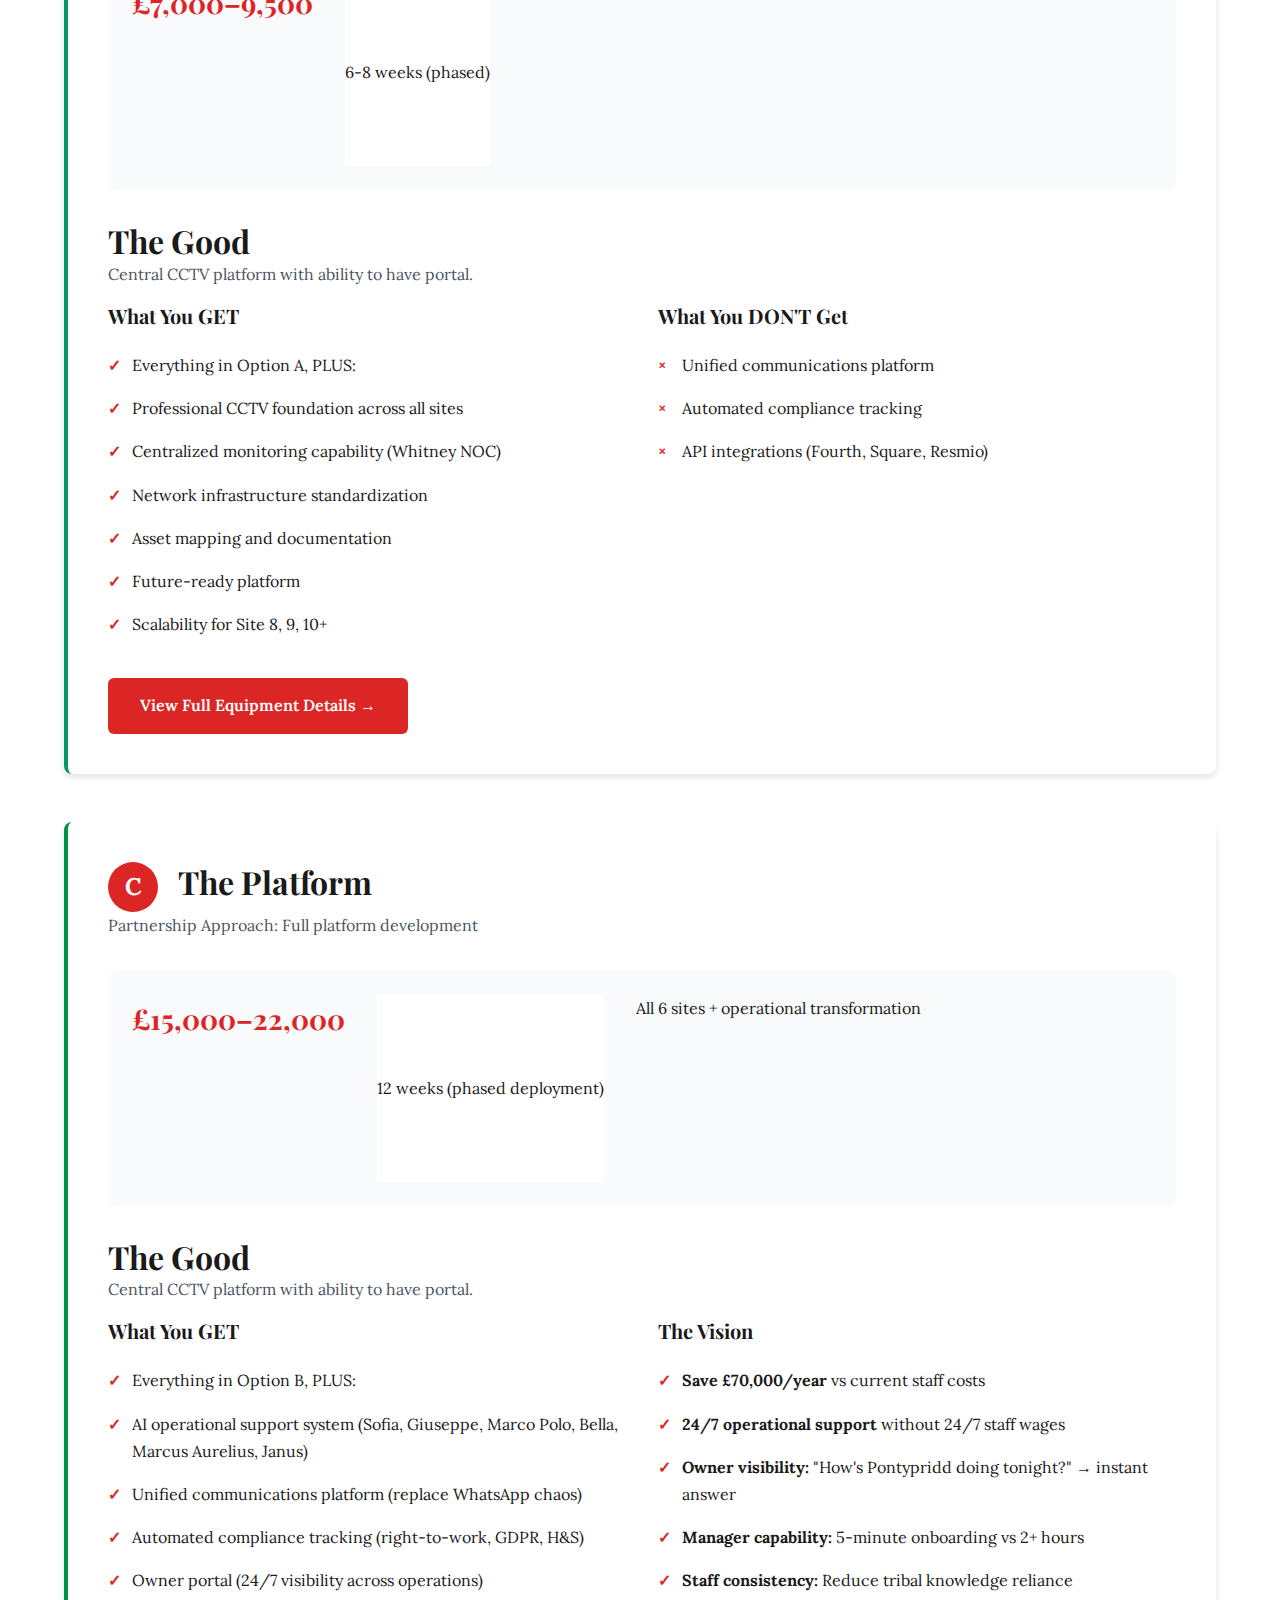
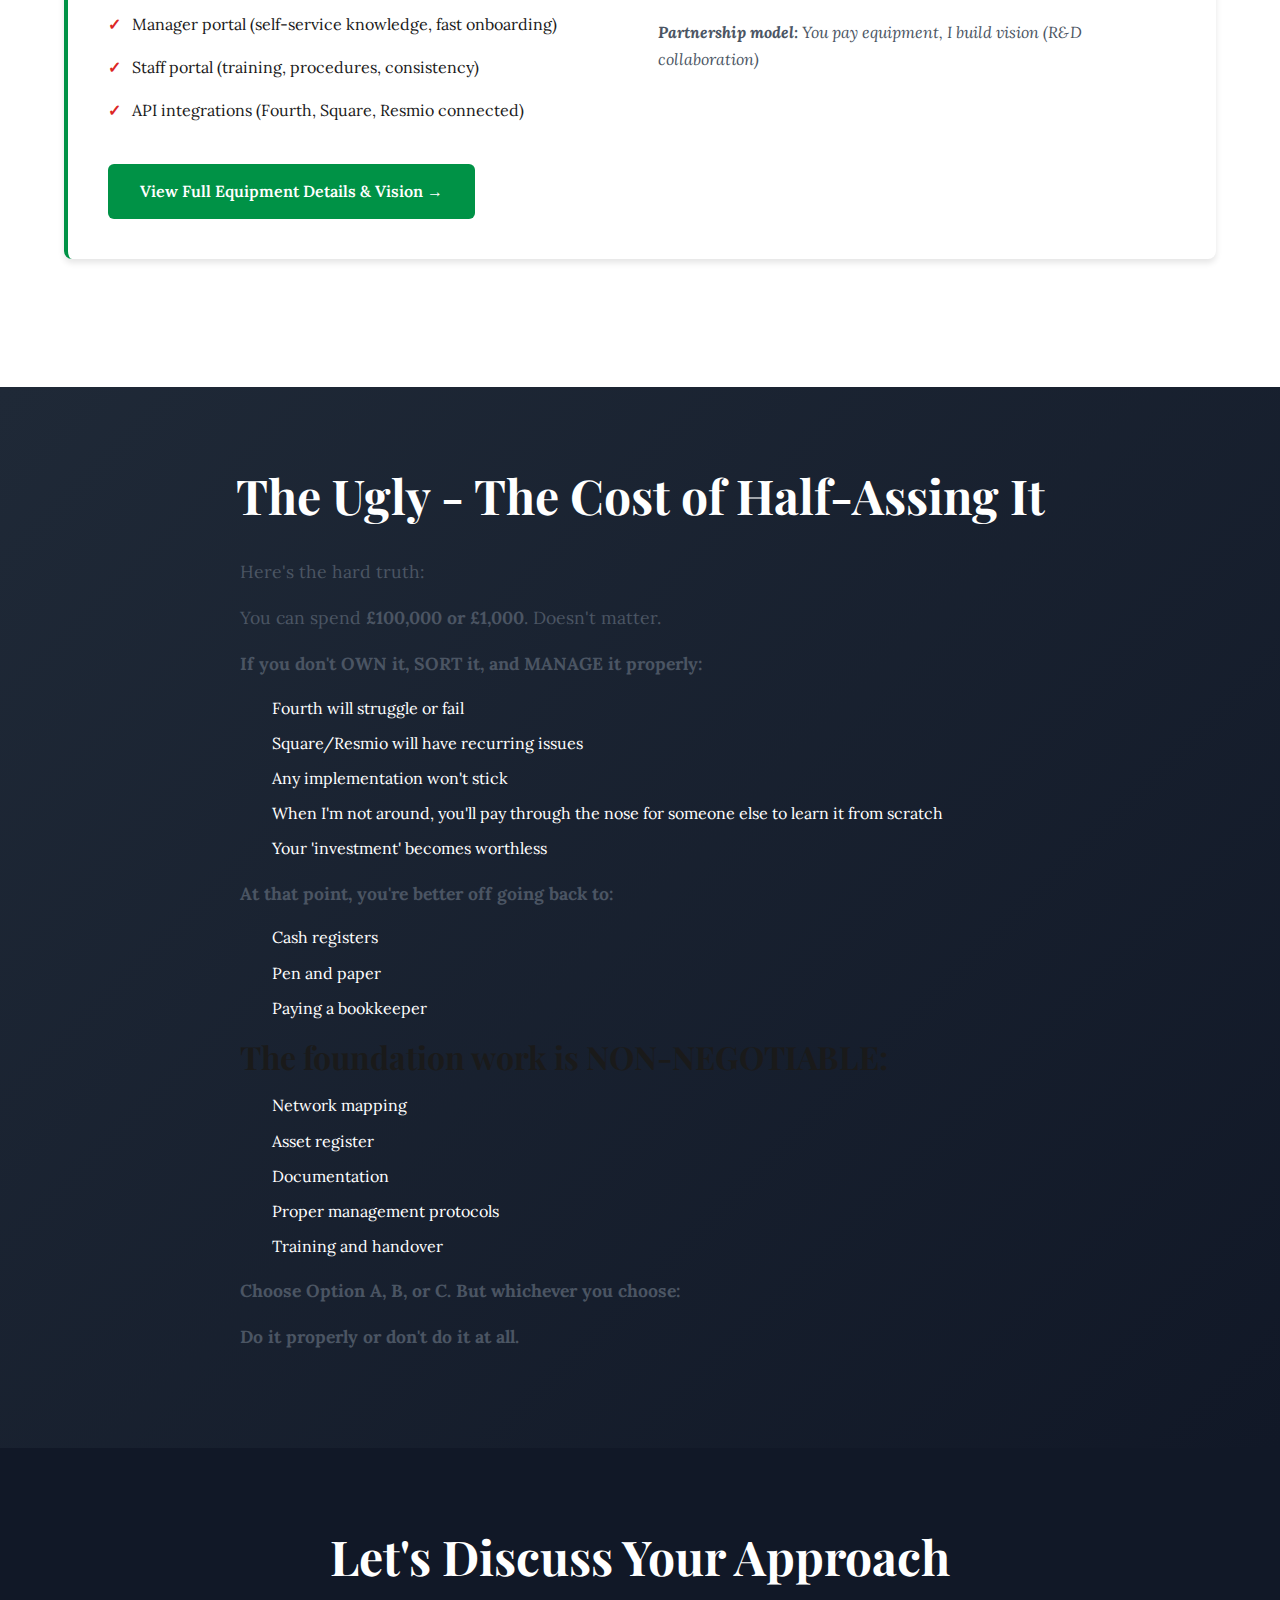
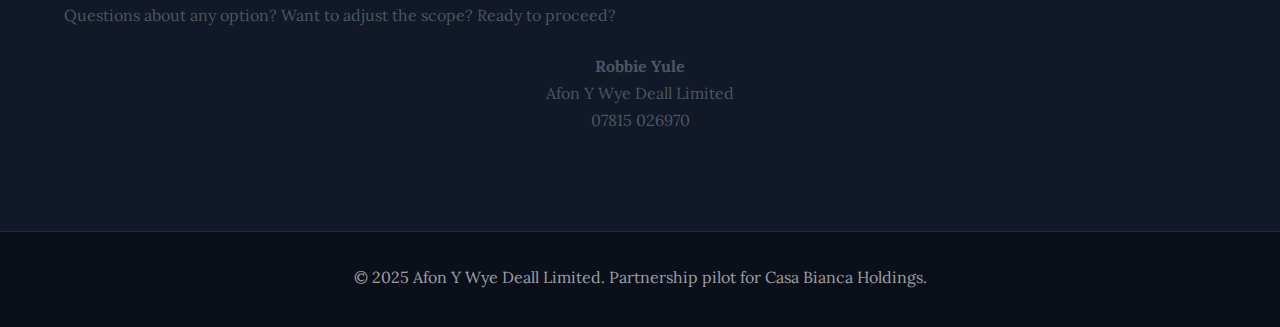
<file: summary.html>
<!DOCTYPE html>
<html lang="en">
<head>
    <meta charset="UTF-8">
    <meta name="viewport" content="width=device-width, initial-scale=1.0">
    <title>Investment Options Summary | Casa Bianca ITTS</title>
    <meta name="description" content="Three investment approaches for Casa Bianca Holdings ITTS infrastructure">
    
    <!-- Fonts -->
    <link rel="preconnect" href="https://fonts.googleapis.com">
    <link rel="preconnect" href="https://fonts.gstatic.com" crossorigin>
    <link href="https://fonts.googleapis.com/css2?family=Playfair+Display:wght@400;500;600;700;800;900&family=Lora:ital,wght@0,400;0,500;0,600;0,700;1,400;1,500;1,600;1,700&display=swap" rel="stylesheet">
    
    <link rel="stylesheet" href="css/style.css">
    <link rel="stylesheet" href="css/additional-styles.css">
</head>
<body>
    <!-- Navigation -->
    <nav class="nav">
        <div class="nav-brand">
            <span class="nav-logo">AYWD × Casa Bianca</span>
        </div>
        <div class="nav-links">
            <a href="index.html">Home</a>
            <a href="#options">Options</a>
            <a href="#contact">Contact</a>
        </div>
    </nav>

    <!-- Breadcrumb -->
    <div class="breadcrumb">
        <div class="container">
            <a href="index.html">Home</a> → <span>Investment Options</span>
        </div>
    </div>

    <!-- Page Header -->
    <section class="page-header">
        <div class="container">
            <h1 class="italian-green-title">Three Investment Approaches</h1>
            <p class="tagline-white"><strong>The Good, the Bad & the Ugly</strong></p>
        </div>
    </section>

    <!-- Three Options Summary -->
    <section id="options" class="summary-options">
        <div class="container">
            
            <!-- Option A -->
            <article class="summary-card foundation">
                <div class="summary-header">
                    <span class="option-number">A</span>
                    <h2>The Foundation</h2>
                    <p class="tagline">Fix immediate CCTV blind spots only</p>
                </div>
                
                <div class="summary-investment">
                    <div class="price">£5,100–6,800</div>
                    <div class="timeline">4-5 weeks</div>
                    <div class="sites">CBW, CBP, CBU</div>
                </div>
                
                <div class="bad-section">
                    <h3 class="bad-title">The Bad</h3>
                    <p class="bad-reason">It's just a quick fix and does not address the systemic issues.</p>
                </div>
                
                <div class="summary-content">
                    <div class="column">
                        <h3>What You GET</h3>
                        <ul>
                            <li>Visibility where you currently have none</li>
                            <li>Hikvision platform standardization</li>
                            <li>Basic operational security</li>
                        </ul>
                    </div>
                    
                    <div class="column">
                        <h3>What You DON'T Get</h3>
                        <ul class="dont-get">
                            <li>NO centralized monitoring capability</li>
                            <li>NO foundation for future expansion</li>
                            <li>NO scalability across sites</li>
                            <li>NO network infrastructure improvements</li>
                            <li>NO portal</li>
                        </ul>
                    </div>
                </div>
                
                <a href="option-a.html" class="details-button">View Full Equipment Details →</a>
            </article>

            <!-- Option B -->
            <article class="summary-card professional">
                <div class="summary-header">
                    <span class="option-number">B</span>
                    <h2>The Professional</h2>
                    <p class="tagline">Hikvision platform + NOC (centralized monitoring capability)</p>
                </div>
                
                <div class="summary-investment">
                    <div class="price">£7,000–9,500</div>
                    <div class="timeline">6-8 weeks (phased)</div>
                    <div class="sites">All 6 sites standardized</div>
                </div>
                
                <div class="good-section">
                    <h3 class="good-title">The Good</h3>
                    <p class="good-reason">Central CCTV platform with ability to have portal.</p>
                </div>
                
                <div class="summary-content">
                    <div class="column">
                        <h3>What You GET</h3>
                        <ul>
                            <li>Everything in Option A, PLUS:</li>
                            <li>Professional CCTV foundation across all sites</li>
                            <li>Centralized monitoring capability (Whitney NOC)</li>
                            <li>Network infrastructure standardization</li>
                            <li>Asset mapping and documentation</li>
                            <li>Future-ready platform</li>
                            <li>Scalability for Site 8, 9, 10+</li>
                        </ul>
                    </div>
                    
                    <div class="column">
                        <h3>What You DON'T Get</h3>
                        <ul class="dont-get">
                            <li>Unified communications platform</li>
                            <li>Automated compliance tracking</li>
                            <li>API integrations (Fourth, Square, Resmio)</li>
                        </ul>
                    </div>
                </div>
                
                <a href="option-b.html" class="details-button">View Full Equipment Details →</a>
            </article>

            <!-- Option C -->
            <article class="summary-card platform">
                <div class="summary-header">
                    <span class="option-number">C</span>
                    <h2>The Platform</h2>
                    <p class="tagline">Partnership Approach: Full platform development</p>
                </div>
                
                <div class="summary-investment">
                    <div class="price">£15,000–22,000</div>
                    <div class="timeline">12 weeks (phased deployment)</div>
                    <div class="sites">All 6 sites + operational transformation</div>
                </div>
                
                <div class="good-section">
                    <h3 class="good-title">The Good</h3>
                    <p class="good-reason">Central CCTV platform with ability to have portal.</p>
                </div>
                
                <div class="summary-content">
                    <div class="column">
                        <h3>What You GET</h3>
                        <ul>
                            <li>Everything in Option B, PLUS:</li>
                            <li>AI operational support system (Sofia, Giuseppe, Marco Polo, Bella, Marcus Aurelius, Janus)</li>
                            <li>Unified communications platform (replace WhatsApp chaos)</li>
                            <li>Automated compliance tracking (right-to-work, GDPR, H&S)</li>
                            <li>Owner portal (24/7 visibility across operations)</li>
                            <li>Manager portal (self-service knowledge, fast onboarding)</li>
                            <li>Staff portal (training, procedures, consistency)</li>
                            <li>API integrations (Fourth, Square, Resmio connected)</li>
                        </ul>
                    </div>
                    
                    <div class="column">
                        <h3>The Vision</h3>
                        <ul>
                            <li><strong>Save £70,000/year</strong> vs current staff costs</li>
                            <li><strong>24/7 operational support</strong> without 24/7 staff wages</li>
                            <li><strong>Owner visibility:</strong> "How's Pontypridd doing tonight?" → instant answer</li>
                            <li><strong>Manager capability:</strong> 5-minute onboarding vs 2+ hours</li>
                            <li><strong>Staff consistency:</strong> Reduce tribal knowledge reliance</li>
                        </ul>
                        <p class="partnership-note"><strong>Partnership model:</strong> You pay equipment, I build vision (R&D collaboration)</p>
                    </div>
                </div>
                
                <a href="option-c.html" class="details-button primary">View Full Equipment Details & Vision →</a>
            </article>

        </div>
    </section>

    <!-- The Ugly -->
    <section class="the-ugly">
        <div class="container">
            <h2 class="italian-red-title">The Ugly - The Cost of Half-Assing It</h2>
            <div class="ugly-content">
                
                <!-- Box 1: Hard Truth -->
                <div class="ugly-box white-box">
                    <p class="box-lead">Here's the hard truth:</p>
                    <p>You can spend <strong>£100,000 or £1,000</strong>. Doesn't matter.</p>
                    <p><strong>If you don't OWN it, SORT it, and MANAGE it properly:</strong></p>
                    <ul>
                        <li>Fourth will struggle or fail</li>
                        <li>Square/Resmio will have recurring issues</li>
                        <li>Any implementation won't stick</li>
                        <li>When I'm not around, you'll pay through the nose for someone else to learn it from scratch</li>
                        <li>Your 'investment' becomes worthless</li>
                    </ul>
                </div>
                
                <!-- Box 2: Better Off -->
                <div class="ugly-box white-box">
                    <p class="box-lead"><strong>At that point, you're better off going back to:</strong></p>
                    <ul>
                        <li>Cash registers</li>
                        <li>Pen and paper</li>
                        <li>Paying a bookkeeper</li>
                    </ul>
                </div>
                
                <!-- Box 3: Foundation Work -->
                <div class="ugly-box white-box">
                    <h3>The foundation work is NON-NEGOTIABLE:</h3>
                    <ul>
                        <li>Network mapping</li>
                        <li>Asset register</li>
                        <li>Documentation</li>
                        <li>Proper management protocols</li>
                        <li>Training and handover</li>
                    </ul>
                </div>
                
                <!-- Box 4: Final Conclusion (Red) -->
                <div class="ugly-box red-box">
                    <p class="conclusion-text"><strong>Choose Option A, B, or C. But whichever you choose:</strong></p>
                    <p class="conclusion-final"><strong>Do it properly or don't do it at all.</strong></p>
                </div>
                
            </div>
        </div>
    </section>

    <!-- Contact -->
    <section id="contact" class="contact">
        <div class="container">
            <h2>Let's Discuss Your Approach</h2>
            <p>Questions about any option? Want to adjust the scope? Ready to proceed?</p>
            <div class="contact-details">
                <p><strong>Robbie Yule</strong><br>
                Afon Y Wye Deall Limited<br>
                07815 026970</p>
            </div>
        </div>
    </section>

    <!-- Footer -->
    <footer class="footer">
        <div class="container">
            <p>&copy; 2025 Afon Y Wye Deall Limited. Partnership pilot for Casa Bianca Holdings.</p>
        </div>
    </footer>

</body>
</html>
</file>
<file: css/style.css>
/* ============================================
   CBH ITTS Proposal Website Styles
   Italian restaurant aesthetic meets professional tech
   ============================================ */

/* === CSS Reset & Base === */
* {
    margin: 0;
    padding: 0;
    box-sizing: border-box;
}

:root {
    /* Casa Bianca Brand Colors */
    --primary-red: #dc2626;
    --deep-red: #991b1b;
    --accent-gold: #f59e0b;
    --warm-gold: #d97706;
    
    /* Neutrals */
    --text-primary: #1a1a1a;
    --text-secondary: #4b5563;
    --text-muted: #6b7280;
    --bg-white: #ffffff;
    --bg-light: #f9fafb;
    --bg-dark: #111827;
    
    /* Spacing */
    --container-width: 1200px;
    --section-padding: 80px;
    --section-padding-mobile: 40px;
}

body {
    font-family: 'Lora', Georgia, serif;
    font-size: 16px;
    line-height: 1.7;
    color: var(--text-primary);
    background: var(--bg-white);
    overflow-x: hidden;
}

h1, h2, h3, h4 {
    font-family: 'Playfair Display', Georgia, serif;
    font-weight: 700;
    line-height: 1.2;
    color: var(--text-primary);
}

h1 { font-size: clamp(2.5rem, 5vw, 4rem); }
h2 { font-size: clamp(2rem, 4vw, 3rem); margin-bottom: 1rem; }
h3 { font-size: clamp(1.5rem, 3vw, 2rem); }
h4 { font-size: 1.25rem; margin-top: 1.5rem; margin-bottom: 0.75rem; }

p {
    margin-bottom: 1rem;
    color: var(--text-secondary);
}

a {
    text-decoration: none;
    color: inherit;
    transition: all 0.3s ease;
}

ul {
    list-style: none;
}

.container {
    max-width: var(--container-width);
    margin: 0 auto;
    padding: 0 24px;
}

/* === Navigation === */
.nav {
    position: fixed;
    top: 0;
    left: 0;
    right: 0;
    background: rgba(17, 24, 39, 0.95);
    backdrop-filter: blur(12px);
    padding: 20px 40px;
    display: flex;
    justify-content: space-between;
    align-items: center;
    z-index: 1000;
    border-bottom: 1px solid rgba(255, 255, 255, 0.1);
}

.nav-brand {
    display: flex;
    align-items: center;
}

.nav-logo {
    font-family: 'Playfair Display', Georgia, serif;
    font-size: 1.25rem;
    font-weight: 700;
    color: var(--bg-white);
    letter-spacing: -0.02em;
}

.nav-links {
    display: flex;
    gap: 32px;
}

.nav-links a {
    color: rgba(255, 255, 255, 0.8);
    font-weight: 500;
    font-size: 0.95rem;
    transition: color 0.3s ease;
}

.nav-links a:hover {
    color: var(--accent-gold);
}

/* === Hero Section === */
.hero {
    position: relative;
    min-height: 85vh;
    display: flex;
    align-items: center;
    justify-content: center;
    background: linear-gradient(135deg, var(--deep-red) 0%, var(--primary-red) 100%);
    margin-top: 70px;
    overflow: hidden;
}

.hero::before {
    content: '';
    position: absolute;
    top: 0;
    left: 0;
    right: 0;
    bottom: 0;
    background: 
        radial-gradient(circle at 20% 50%, rgba(245, 158, 11, 0.2) 0%, transparent 50%),
        radial-gradient(circle at 80% 50%, rgba(217, 119, 6, 0.2) 0%, transparent 50%);
    pointer-events: none;
}

.hero-overlay {
    position: absolute;
    top: 0;
    left: 0;
    right: 0;
    bottom: 0;
    background: rgba(0, 0, 0, 0.2);
}

.hero-content {
    position: relative;
    z-index: 2;
    text-align: center;
    color: white;
    max-width: 900px;
    padding: 0 24px;
}

.hero-label {
    display: inline-block;
    background: rgba(245, 158, 11, 0.2);
    color: var(--accent-gold);
    padding: 8px 20px;
    border-radius: 30px;
    font-size: 0.85rem;
    font-weight: 600;
    letter-spacing: 0.05em;
    text-transform: uppercase;
    margin-bottom: 24px;
    border: 1px solid rgba(245, 158, 11, 0.3);
}

.hero h1 {
    color: white;
    margin-bottom: 24px;
    font-weight: 800;
}

.hero-subtitle {
    font-size: clamp(1.1rem, 2vw, 1.3rem);
    color: rgba(255, 255, 255, 0.9);
    max-width: 700px;
    margin: 0 auto;
    line-height: 1.5;
}

/* === Partnership Section === */
.partnership {
    padding: var(--section-padding) 0;
    background: var(--bg-light);
}

.partnership h2 {
    text-align: center;
    max-width: 800px;
    margin: 0 auto 48px;
}

.partnership-grid {
    display: grid;
    grid-template-columns: repeat(auto-fit, minmax(300px, 1fr));
    gap: 32px;
    margin-top: 48px;
}

.partnership-point {
    background: white;
    padding: 32px;
    border-radius: 12px;
    box-shadow: 0 1px 3px rgba(0,0,0,0.1);
    transition: transform 0.3s ease, box-shadow 0.3s ease;
}

.partnership-point:hover {
    transform: translateY(-4px);
    box-shadow: 0 8px 24px rgba(0,0,0,0.12);
}

.point-icon {
    font-size: 2.5rem;
    display: block;
    margin-bottom: 16px;
}

.partnership-point h3 {
    font-size: 1.5rem;
    margin-bottom: 12px;
    color: var(--primary-red);
}

.partnership-point p {
    color: var(--text-secondary);
    line-height: 1.6;
}

/* === Options Section === */
.options {
    padding: var(--section-padding) 0;
    background: white;
}

.section-intro {
    text-align: center;
    max-width: 700px;
    margin: 0 auto 64px;
    font-size: 1.1rem;
    color: var(--text-secondary);
}

.options-grid {
    display: grid;
    gap: 32px;
    margin-top: 48px;
}

/* Individual Option Cards */
.option {
    background: white;
    border: 2px solid #e5e7eb;
    border-radius: 16px;
    padding: 40px;
    transition: all 0.3s ease;
    position: relative;
    overflow: hidden;
}

.option:hover {
    border-color: var(--primary-red);
    box-shadow: 0 12px 40px rgba(220, 38, 38, 0.15);
    transform: translateY(-4px);
}

.option-ribbon {
    position: absolute;
    top: 20px;
    right: -35px;
    background: var(--accent-gold);
    color: white;
    padding: 8px 50px;
    font-weight: 600;
    font-size: 0.85rem;
    transform: rotate(45deg);
    box-shadow: 0 2px 8px rgba(0,0,0,0.2);
    letter-spacing: 0.05em;
    text-transform: uppercase;
}

.option-header {
    margin-bottom: 24px;
}

.option-label {
    display: inline-block;
    font-size: 0.85rem;
    font-weight: 700;
    text-transform: uppercase;
    letter-spacing: 0.1em;
    padding: 6px 12px;
    border-radius: 6px;
    margin-bottom: 12px;
}

.option-foundation .option-label {
    background: rgba(22, 163, 74, 0.1);
    color: #15803d;
}

.option-professional .option-label {
    background: rgba(245, 158, 11, 0.1);
    color: #d97706;
}

.option-platform .option-label {
    background: rgba(220, 38, 38, 0.1);
    color: var(--deep-red);
}

.option h3 {
    font-size: 2rem;
    margin-bottom: 8px;
}

.option-tagline {
    color: var(--text-muted);
    font-size: 1.05rem;
}

.option-investment {
    display: flex;
    justify-content: space-between;
    align-items: baseline;
    padding: 20px 0;
    border-top: 2px solid #f3f4f6;
    border-bottom: 2px solid #f3f4f6;
    margin: 24px 0;
}

.investment-amount {
    font-family: 'Playfair Display', Georgia, serif;
    font-size: 2rem;
    font-weight: 800;
    color: var(--primary-red);
}

.investment-timeline {
    font-size: 0.95rem;
    color: var(--text-muted);
    font-weight: 500;
}

.option-content ul {
    margin: 16px 0;
}

.option-content ul li {
    padding: 10px 0;
    padding-left: 28px;
    position: relative;
    color: var(--text-secondary);
    line-height: 1.6;
}

.option-content ul li::before {
    content: '✓';
    position: absolute;
    left: 0;
    color: var(--primary-red);
    font-weight: 700;
    font-size: 1.2rem;
}

.solves-list li::before {
    content: '→';
}

.tradeoffs-list li {
    color: var(--text-muted);
}

.tradeoffs-list li::before {
    content: '•';
    color: var(--text-muted);
}

.vision-text {
    background: var(--bg-light);
    padding: 20px;
    border-radius: 8px;
    border-left: 4px solid var(--accent-gold);
    margin-top: 16px;
    font-style: italic;
    color: var(--text-primary);
}

.option-footer {
    margin-top: 32px;
    padding-top: 24px;
    border-top: 1px solid #e5e7eb;
}

.option-suited {
    color: var(--text-muted);
    font-size: 0.95rem;
    font-weight: 500;
}

/* === Why It Matters Section === */
.why {
    padding: var(--section-padding) 0;
    background: var(--bg-light);
}

.why-grid {
    display: grid;
    gap: 48px;
    margin-top: 48px;
}

.why-item {
    display: grid;
    grid-template-columns: 1fr 2fr;
    gap: 40px;
    align-items: start;
}

.why-image {
    position: sticky;
    top: 120px;
}

.placeholder-image {
    width: 100%;
    aspect-ratio: 1;
    border-radius: 12px;
    display: flex;
    align-items: center;
    justify-content: center;
    color: white;
    font-weight: 700;
    font-size: 1.2rem;
    text-align: center;
    padding: 24px;
    box-shadow: 0 4px 12px rgba(0,0,0,0.15);
}

.why-content h3 {
    margin-bottom: 16px;
    color: var(--primary-red);
}

.why-content ul li {
    padding: 8px 0;
    padding-left: 24px;
    position: relative;
    color: var(--text-secondary);
}

.why-content ul li::before {
    content: '•';
    position: absolute;
    left: 0;
    color: var(--primary-red);
    font-weight: 700;
}

.why-emphasis {
    background: white;
    padding: 16px 20px;
    border-left: 4px solid var(--primary-red);
    border-radius: 4px;
    margin: 20px 0;
    font-weight: 500;
    color: var(--text-primary);
}

/* === Timeline Section === */
.timeline {
    padding: var(--section-padding) 0;
    background: white;
}

.timeline-constraint {
    display: flex;
    gap: 24px;
    align-items: center;
    background: linear-gradient(135deg, rgba(220, 38, 38, 0.05), rgba(245, 158, 11, 0.05));
    padding: 32px;
    border-radius: 12px;
    border-left: 4px solid var(--primary-red);
    margin-bottom: 48px;
}

.constraint-icon {
    font-size: 3rem;
}

.constraint-content h3 {
    margin-bottom: 8px;
    color: var(--primary-red);
}

.timeline-phases {
    display: grid;
    grid-template-columns: repeat(auto-fit, minmax(250px, 1fr));
    gap: 24px;
    margin: 48px 0;
}

.phase {
    background: var(--bg-light);
    padding: 32px;
    border-radius: 12px;
    border-top: 4px solid var(--primary-red);
    transition: all 0.3s ease;
}

.phase:hover {
    transform: translateY(-4px);
    box-shadow: 0 8px 24px rgba(0,0,0,0.1);
}

.phase-number {
    display: inline-block;
    background: var(--primary-red);
    color: white;
    padding: 8px 20px;
    border-radius: 20px;
    font-size: 0.85rem;
    font-weight: 700;
    margin-bottom: 16px;
    text-transform: uppercase;
    letter-spacing: 0.05em;
    white-space: nowrap;
}

.phase h3 {
    font-size: 1.3rem;
    margin-bottom: 8px;
}

.phase-duration {
    display: block;
    color: var(--text-muted);
    font-size: 0.9rem;
    font-weight: 500;
    margin-bottom: 12px;
}

.phase p {
    font-size: 0.95rem;
    line-height: 1.6;
}

.timeline-note {
    background: white;
    padding: 24px;
    border-radius: 8px;
    border: 2px solid #e5e7eb;
    margin-top: 32px;
}

.timeline-note p {
    color: var(--text-primary);
    font-weight: 500;
}

/* === Contact Section === */
.contact {
    padding: var(--section-padding) 0;
    background: var(--bg-dark);
    color: white;
}

.contact h2 {
    color: white;
    text-align: center;
}

.contact-intro {
    text-align: center;
    max-width: 700px;
    margin: 0 auto 48px;
    color: rgba(255, 255, 255, 0.8);
    font-size: 1.1rem;
}

.contact-grid {
    display: grid;
    grid-template-columns: 1fr 1fr;
    gap: 48px;
    margin-top: 48px;
}

.contact-option h3,
.contact-cta h3 {
    color: var(--accent-gold);
    margin-bottom: 20px;
}

.contact-option ul li {
    padding: 10px 0;
    padding-left: 24px;
    position: relative;
    color: rgba(255, 255, 255, 0.8);
}

.contact-option ul li::before {
    content: '•';
    position: absolute;
    left: 0;
    color: var(--accent-gold);
}

.contact-cta {
    background: rgba(255, 255, 255, 0.05);
    padding: 32px;
    border-radius: 12px;
    border: 1px solid rgba(255, 255, 255, 0.1);
}

.contact-cta p {
    color: rgba(255, 255, 255, 0.8);
}

.contact-details {
    margin-top: 24px;
    text-align: center;
}

.btn {
    display: inline-block;
    padding: 14px 32px;
    border-radius: 8px;
    font-weight: 600;
    transition: all 0.3s ease;
    text-align: center;
}

.btn-primary {
    background: var(--accent-gold);
    color: white;
    box-shadow: 0 4px 12px rgba(245, 158, 11, 0.3);
}

.btn-primary:hover {
    background: var(--warm-gold);
    transform: translateY(-2px);
    box-shadow: 0 6px 20px rgba(245, 158, 11, 0.4);
}

.contact-or {
    display: block;
    margin: 20px 0;
    color: rgba(255, 255, 255, 0.5);
    font-size: 0.9rem;
}

.contact-email {
    color: rgba(255, 255, 255, 0.8);
    margin-top: 16px;
}

.contact-footer {
    margin-top: 64px;
    padding-top: 32px;
    border-top: 1px solid rgba(255, 255, 255, 0.1);
}

.footer-note {
    text-align: center;
    max-width: 800px;
    margin: 0 auto;
    color: rgba(255, 255, 255, 0.7);
    font-size: 1rem;
    line-height: 1.6;
}

.footer-note strong {
    color: var(--accent-gold);
}

/* === Footer === */
.footer {
    background: #0a0f1a;
    padding: 32px 0;
    text-align: center;
    border-top: 1px solid rgba(255, 255, 255, 0.1);
}

.footer p {
    color: rgba(255, 255, 255, 0.6);
    margin-bottom: 4px;
}

.footer-tagline {
    font-size: 0.9rem;
    color: rgba(255, 255, 255, 0.4);
}

/* === Responsive === */
@media (max-width: 968px) {
    :root {
        --section-padding: 60px;
    }

    .nav {
        padding: 16px 24px;
    }

    .nav-links {
        gap: 20px;
    }

    .options-grid {
        grid-template-columns: 1fr;
    }

    .why-item {
        grid-template-columns: 1fr;
        gap: 24px;
    }

    .why-image {
        position: relative;
        top: 0;
    }

    .contact-grid {
        grid-template-columns: 1fr;
        gap: 32px;
    }

    .timeline-phases {
        grid-template-columns: 1fr;
    }
}

@media (max-width: 640px) {
    :root {
        --section-padding: 40px;
    }

    .nav-links {
        display: none;
    }

    .hero {
        min-height: 70vh;
        margin-top: 60px;
    }

    .partnership-grid {
        grid-template-columns: 1fr;
    }

    .option {
        padding: 24px;
    }

    .option-investment {
        flex-direction: column;
        align-items: flex-start;
        gap: 8px;
    }

    .timeline-constraint {
        flex-direction: column;
        text-align: center;
    }
}
</file>
<file: css/additional-styles.css>
/* ============================================
   ADDITIONAL STYLES FOR MULTI-PAGE STRUCTURE
   Summary, Option A/B/C, Equipment Tables, AI Crew
   ============================================ */

/* === Breadcrumb Navigation === */
.breadcrumb {
    background: var(--bg-light);
    padding: 16px 0;
    border-bottom: 1px solid #e5e7eb;
    margin-top: 80px;
}

.breadcrumb a {
    color: var(--text-secondary);
    text-decoration: none;
    transition: color 0.3s ease;
}

.breadcrumb a:hover {
    color: var(--primary-red);
}

.breadcrumb span {
    color: var(--text-primary);
    font-weight: 600;
}

/* === Page Header === */
.page-header {
    background: linear-gradient(135deg, var(--deep-red) 0%, var(--primary-red) 100%);
    color: white;
    padding: 80px 0 60px;
    text-align: center;
}

.page-header .option-label {
    display: inline-block;
    background: rgba(255, 255, 255, 0.2);
    padding: 8px 20px;
    border-radius: 20px;
    font-size: 0.9rem;
    font-weight: 600;
    margin-bottom: 16px;
}

.page-header .option-label.recommended {
    background: var(--accent-gold);
    color: var(--deep-red);
}

.page-header h1 {
    font-size: 3rem;
    margin-bottom: 16px;
    color: white;
}

.page-header .tagline {
    font-size: 1.25rem;
    opacity: 0.9;
    margin-bottom: 32px;
}

.option-meta {
    display: flex;
    justify-content: center;
    gap: 32px;
    flex-wrap: wrap;
}

.meta-item {
    font-size: 1rem;
}

.intro-text {
    font-size: 1.1rem;
    line-height: 1.8;
    margin-bottom: 1rem;
}

/* === Summary Options === */
.summary-options {
    padding: var(--section-padding) 0;
}

.summary-card {
    background: white;
    border-radius: 8px;
    padding: 40px;
    margin-bottom: 48px;
    box-shadow: 0 4px 6px rgba(0, 0, 0, 0.1);
    border-left: 4px solid var(--primary-red);
    position: relative;
}

.summary-card.foundation {
    border-left-color: #dc2626;
}

.summary-card.professional {
    border-left-color: #059669;
}

.summary-card.platform {
    border-left-color: #009246;
}

.recommended-badge {
    position: absolute;
    top: -12px;
    right: 32px;
    background: var(--accent-gold);
    color: var(--deep-red);
    padding: 6px 16px;
    border-radius: 20px;
    font-size: 0.85rem;
    font-weight: 700;
}

.summary-header {
    margin-bottom: 32px;
}

.option-number {
    display: inline-block;
    width: 50px;
    height: 50px;
    background: var(--primary-red);
    color: white;
    border-radius: 50%;
    text-align: center;
    line-height: 50px;
    font-size: 1.5rem;
    font-weight: 700;
    margin-right: 16px;
}

.summary-card h2 {
    display: inline;
    font-size: 2rem;
}

.summary-investment {
    display: flex;
    gap: 32px;
    margin-bottom: 32px;
    padding: 24px;
    background: var(--bg-light);
    border-radius: 8px;
}

.summary-investment .price {
    font-family: 'Playfair Display', Georgia, serif;
    font-size: 1.75rem;
    font-weight: 700;
    color: var(--primary-red);
}

.summary-content {
    display: grid;
    grid-template-columns: 1fr 1fr;
    gap: 32px;
    margin-bottom: 32px;
}

.summary-content h3 {
    font-size: 1.25rem;
    margin-bottom: 16px;
}

.summary-content ul {
    list-style: none;
    padding: 0;
}

.summary-content li {
    padding: 8px 0 8px 24px;
    position: relative;
}

.summary-content li:before {
    content: "✓";
    position: absolute;
    left: 0;
    color: var(--primary-red);
    font-weight: 700;
}

.summary-content .dont-get li:before {
    content: "×";
    color: #dc2626;
}

.details-button {
    display: inline-block;
    padding: 14px 32px;
    background: var(--primary-red);
    color: white;
    text-decoration: none;
    border-radius: 6px;
    font-weight: 600;
    transition: all 0.3s ease;
}

.details-button:hover {
    background: var(--deep-red);
    transform: translateY(-2px);
}

.details-button.primary {
    background: #009246;
}

.details-button.primary:hover {
    background: #007a3d;
}

.partnership-note {
    font-style: italic;
    color: var(--text-secondary);
    margin-top: 16px;
}

/* === The Ugly Section === */
.the-ugly {
    background: linear-gradient(135deg, #1f2937 0%, #111827 100%);
    color: white;
    padding: var(--section-padding) 0;
}

.the-ugly h2 {
    color: white;
    margin-bottom: 32px;
    text-align: center;
}

.ugly-content {
    max-width: 800px;
    margin: 0 auto;
}

.ugly-content .lead {
    font-size: 1.5rem;
    font-weight: 700;
    margin-bottom: 16px;
}

.ugly-content p {
    margin-bottom: 16px;
    font-size: 1.1rem;
}

.ugly-content ul {
    margin: 16px 0 16px 32px;
}

.ugly-content li {
    margin-bottom: 8px;
}

.foundation-work {
    background: rgba(220, 38, 38, 0.1);
    padding: 24px;
    border-radius: 8px;
    margin: 24px 0;
    border-left: 4px solid var(--primary-red);
}

.foundation-work h3 {
    color: white;
    margin-bottom: 16px;
}

.conclusion {
    font-size: 1.25rem;
    margin-top: 24px;
}

.conclusion.final {
    font-size: 1.5rem;
    font-weight: 700;
    color: var(--accent-gold);
}

/* === Option Overview === */
.option-overview {
    padding: var(--section-padding) 0;
    background: var(--bg-light);
}

.overview-grid {
    display: grid;
    grid-template-columns: 1fr 1fr;
    gap: 48px;
}

.overview-column h2 {
    margin-bottom: 24px;
}

.overview-column ul {
    list-style: none;
    padding: 0;
}

.overview-column li {
    padding: 12px 0 12px 32px;
    position: relative;
    border-bottom: 1px solid #e5e7eb;
}

.overview-column li:last-child {
    border-bottom: none;
}

.overview-column.get li:before {
    content: "✓";
    position: absolute;
    left: 0;
    color: var(--primary-red);
    font-weight: 700;
    font-size: 1.2rem;
}

.overview-column.dont-get li:before,
.overview-column li.tradeoffs-list:before {
    content: "⚠";
    position: absolute;
    left: 0;
    color: #f59e0b;
    font-size: 1.2rem;
}

/* === Equipment Tables === */
.equipment-section {
    padding: var(--section-padding) 0;
    text-align: left;
}

.equipment-section h2 {
    text-align: left;
}

.equipment-section .section-intro {
    text-align: left !important;
}

.equipment-site {
    margin-bottom: 64px;
}

.equipment-site h3 {
    font-size: 1.75rem;
    margin-bottom: 16px;
}

.site-note {
    color: var(--text-secondary);
    font-style: italic;
    margin-bottom: 24px;
}

.equipment-table {
    width: 100%;
    border-collapse: collapse;
    margin: 24px 0;
    background: white;
    box-shadow: 0 2px 4px rgba(0, 0, 0, 0.1);
}

.equipment-table thead {
    background: var(--deep-red);
    color: white;
}

.equipment-table th {
    padding: 16px;
    text-align: left;
    font-weight: 600;
}

.equipment-table td {
    padding: 16px;
    border-bottom: 1px solid #e5e7eb;
}

.equipment-table tr:last-child td {
    border-bottom: none;
}

.equipment-table tr:hover {
    background: var(--bg-light);
}

.spec-detail {
    display: block;
    font-size: 0.9rem;
    color: var(--text-secondary);
    margin-top: 4px;
}

.equipment-table tr.subtotal {
    background: var(--bg-light);
    font-weight: 700;
}

.equipment-table tr.total {
    background: var(--deep-red);
    color: white;
}

.equipment-table tr.total td {
    font-size: 1.25rem;
    font-weight: 700;
}

.total-investment {
    margin-top: 48px;
}

.upgrade-note,
.config-note,
.roi-note {
    margin-top: 16px;
    font-style: italic;
    color: var(--text-secondary);
}

/* === NOC Benefits === */
.noc-benefits {
    padding: var(--section-padding) 0;
    background: var(--bg-light);
}

.noc-benefits h2 {
    text-align: left;
}

.noc-benefits .section-intro {
    text-align: left !important;
    margin-left: 0;
    margin-right: auto;
}

.benefits-grid {
    display: grid;
    grid-template-columns: repeat(3, 1fr);
    gap: 32px;
    margin-bottom: 64px;
}

.benefit-card {
    background: white;
    padding: 32px;
    border-radius: 8px;
    box-shadow: 0 2px 4px rgba(0, 0, 0, 0.1);
}

.benefit-card h3 {
    color: var(--primary-red);
    margin-bottom: 16px;
}

.stakeholder-benefits {
    display: grid;
    grid-template-columns: repeat(3, 1fr);
    gap: 32px;
    margin-top: 32px;
}

.stakeholder {
    background: white;
    padding: 24px;
    border-radius: 8px;
}

.stakeholder h4 {
    color: var(--primary-red);
    margin-bottom: 16px;
}

/* === Supplier Section === */
.supplier-section {
    padding: var(--section-padding) 0;
    background: var(--bg-light);
}

.supplier-section h2 {
    text-align: left;
}

.supplier-section .intro-text {
    text-align: left;
}

.supplier-grid {
    display: grid;
    grid-template-columns: 1fr 1fr;
    gap: 32px;
    margin-top: 32px;
}

.supplier-card {
    background: white;
    padding: 32px;
    border-radius: 8px;
    box-shadow: 0 2px 4px rgba(0, 0, 0, 0.1);
}

.supplier-card h3 {
    margin-bottom: 16px;
}

.supplier-card ul {
    list-style: none;
    padding: 0;
}

.supplier-card li {
    padding: 8px 0;
}

.supplier-card a {
    color: var(--primary-red);
    text-decoration: none;
}

.supplier-card a:hover {
    text-decoration: underline;
}

.discount-note {
    margin-top: 16px;
    padding: 16px;
    background: var(--bg-light);
    border-left: 4px solid var(--accent-gold);
    font-size: 0.95rem;
}

.procurement-note {
    background: white;
    padding: 32px;
    border-radius: 8px;
    margin-top: 32px;
    border-left: 4px solid var(--primary-red);
}

.procurement-note h3 {
    margin-bottom: 16px;
}

.procurement-note p {
    margin-bottom: 12px;
}

.supplier-note {
    background: white;
    padding: 24px;
    border-radius: 8px;
    margin-top: 32px;
}

/* === Timeline Section === */
.timeline-section {
    padding: var(--section-padding) 0;
}

.timeline-section h2 {
    text-align: left;
}

.timeline-section .intro-text {
    text-align: left;
}

.timeline-phases {
    display: grid;
    grid-template-columns: repeat(4, 1fr);
    gap: 24px;
    margin-top: 32px;
}

.phase {
    background: white;
    padding: 32px 24px;
    border-radius: 8px;
    box-shadow: 0 2px 4px rgba(0, 0, 0, 0.1);
    text-align: center;
}

.phase-number {
    display: inline-block;
    background: var(--primary-red);
    color: white;
    padding: 10px 24px;
    border-radius: 25px;
    font-size: 0.9rem;
    font-weight: 700;
    margin: 0 auto 16px;
    text-transform: uppercase;
    letter-spacing: 0.05em;
    white-space: nowrap;
}

.phase h3 {
    margin-bottom: 16px;
    color: var(--primary-red);
}

.timeline-note {
    margin-top: 32px;
    text-align: center;
    font-style: italic;
    color: var(--text-secondary);
}

/* === Future Capability === */
.future-capability {
    padding: var(--section-padding) 0;
    background: var(--bg-light);
}

.future-capability h2 {
    text-align: left;
}

.capability-grid {
    display: grid;
    grid-template-columns: repeat(2, 1fr);
    gap: 16px;
    margin-top: 32px;
}

.capability-item {
    background: white;
    padding: 16px 24px;
    border-radius: 6px;
    border-left: 4px solid var(--accent-gold);
}

.foundation-note {
    margin-top: 32px;
    text-align: center;
    font-size: 1.1rem;
    font-weight: 600;
}

/* === Vision Section (Option C) === */
.vision-section {
    padding: var(--section-padding) 0;
    background: linear-gradient(135deg, #009246 0%, #007a3d 100%);
    color: white;
}

.vision-section h2,
.vision-section h3,
.vision-section p,
.vision-section li {
    color: white;
}

.vision-header {
    text-align: center;
    margin-bottom: 64px;
}

.vision-header h2 {
    font-size: 3rem;
    color: white;
    margin-bottom: 16px;
}

.vision-intro {
    font-size: 1.25rem;
    opacity: 0.9;
}

/* Vision grid cards - WHITE backgrounds */
.vision-section .portal-grid,
.vision-section .ai-grid {
    display: grid;
    grid-template-columns: repeat(2, 1fr);
    gap: 24px;
    margin-top: 32px;
}

.vision-section .portal-card,
.vision-section .ai-card {
    background: white;
    padding: 32px;
    border-radius: 8px;
    box-shadow: 0 4px 12px rgba(0, 0, 0, 0.15);
}

.vision-section .portal-card h4,
.vision-section .ai-card h4 {
    color: #009246;
    font-size: 1.25rem;
    margin-bottom: 12px;
}

.vision-section .portal-card p,
.vision-section .ai-card p {
    color: var(--text-secondary);
}

/* What This Is NOT box */
.vision-section .not-box {
    background: white;
    padding: 32px;
    border-radius: 8px;
    margin-top: 48px;
}

.vision-section .not-box h3 {
    color: var(--primary-red);
    margin-bottom: 16px;
}

.vision-section .not-box p {
    color: var(--text-primary);
    margin-bottom: 8px;
}

.vision-section .not-box strong {
    color: var(--primary-red);
}

@media (max-width: 768px) {
    .vision-section .portal-grid,
    .vision-section .ai-grid {
        grid-template-columns: 1fr;
    }
}

/* === AI Crew === */
.ai-crew {
    margin-bottom: 64px;
}

.ai-crew h3 {
    font-size: 2rem;
    color: white;
    margin-bottom: 16px;
    text-align: center;
}

.crew-intro {
    text-align: center;
    font-size: 1.1rem;
    margin-bottom: 48px;
    opacity: 0.9;
}

.crew-grid {
    display: grid;
    grid-template-columns: repeat(3, 1fr);
    gap: 32px;
}

.crew-member {
    background: rgba(255, 255, 255, 0.1);
    padding: 32px;
    border-radius: 8px;
    backdrop-filter: blur(10px);
}

.crew-header {
    margin-bottom: 16px;
    padding-bottom: 16px;
    border-bottom: 2px solid rgba(255, 255, 255, 0.2);
}

.crew-header h4 {
    font-size: 1.5rem;
    color: var(--accent-gold);
    margin-bottom: 4px;
}

.crew-role {
    font-size: 0.9rem;
    opacity: 0.8;
    font-style: italic;
}

.crew-member > p {
    margin-bottom: 16px;
    line-height: 1.6;
}

.crew-capabilities {
    list-style: none;
    padding: 0;
}

.crew-capabilities li {
    padding: 6px 0 6px 24px;
    position: relative;
    font-size: 0.95rem;
    opacity: 0.9;
}

.crew-capabilities li:before {
    content: "→";
    position: absolute;
    left: 0;
    color: var(--accent-gold);
}

/* === Vision Scenarios === */
.vision-scenarios {
    margin-bottom: 64px;
}

.vision-scenarios h3 {
    font-size: 2rem;
    color: white;
    margin-bottom: 32px;
    text-align: center;
}

.scenario-grid {
    display: grid;
    grid-template-columns: repeat(3, 1fr);
    gap: 24px;
}

.scenario {
    background: rgba(255, 255, 255, 0.1);
    padding: 24px;
    border-radius: 8px;
    backdrop-filter: blur(10px);
}

.scenario h4 {
    color: var(--accent-gold);
    margin-bottom: 12px;
    font-size: 1.1rem;
}

.scenario-question {
    font-style: italic;
    margin-bottom: 8px;
    opacity: 0.9;
}

.scenario-answer {
    font-size: 0.95rem;
    opacity: 0.8;
    line-height: 1.6;
}

/* === Operational Benefits (Option C) === */
.operational-benefits {
    margin-bottom: 64px;
}

.operational-benefits h3 {
    font-size: 2rem;
    color: white;
    margin-bottom: 32px;
    text-align: center;
}

.solves-grid {
    display: grid;
    grid-template-columns: repeat(3, 1fr);
    gap: 24px;
}

.solves-item {
    background: rgba(255, 255, 255, 0.1);
    padding: 24px;
    border-radius: 8px;
    backdrop-filter: blur(10px);
}

.solves-item h4 {
    color: var(--accent-gold);
    margin-bottom: 12px;
}

.solves-item p {
    font-size: 0.95rem;
    line-height: 1.6;
    opacity: 0.9;
}

/* === Competitive Advantage === */
.competitive-advantage {
    background: rgba(255, 255, 255, 0.1);
    padding: 48px;
    border-radius: 8px;
    backdrop-filter: blur(10px);
}

.competitive-advantage h3 {
    font-size: 1.75rem;
    color: var(--accent-gold);
    margin-bottom: 24px;
}

.competitive-advantage p {
    margin-bottom: 16px;
    line-height: 1.7;
}

.competitive-advantage ul {
    margin: 24px 0 24px 32px;
}

.competitive-advantage li {
    margin-bottom: 12px;
}

/* === PDF Section === */
.pdf-section {
    padding: var(--section-padding) 0;
    background: var(--bg-light);
}

.pdf-card {
    background: white;
    padding: 48px;
    border-radius: 8px;
    text-align: center;
    max-width: 600px;
    margin: 0 auto;
}

.pdf-card h2 {
    margin-bottom: 16px;
}

.pdf-card p {
    margin-bottom: 24px;
}

.pdf-button {
    display: inline-block;
    padding: 16px 32px;
    background: var(--primary-red);
    color: white;
    text-decoration: none;
    border-radius: 6px;
    font-weight: 600;
    transition: all 0.3s ease;
}

.pdf-button:hover {
    background: var(--deep-red);
    transform: translateY(-2px);
}

.pdf-note {
    margin-top: 16px;
    font-size: 0.9rem;
    color: var(--text-secondary);
    font-style: italic;
}

/* === Option Navigation === */
.option-navigation {
    padding: 40px 0;
    background: var(--bg-light);
    border-top: 1px solid #e5e7eb;
}

.nav-options {
    display: flex;
    justify-content: space-between;
    align-items: center;
}

.nav-option {
    padding: 14px 28px;
    background: white;
    color: var(--primary-red);
    text-decoration: none;
    border-radius: 6px;
    font-weight: 600;
    border: 2px solid var(--primary-red);
    transition: all 0.3s ease;
}

.nav-option:hover {
    background: var(--primary-red);
    color: white;
}

.nav-option.back {
    margin-right: auto;
}

.nav-option.next {
    margin-left: auto;
}

/* === Responsive Adjustments === */
@media (max-width: 968px) {
    .overview-grid,
    .summary-content,
    .supplier-grid,
    .stakeholder-benefits {
        grid-template-columns: 1fr;
    }

    .benefits-grid,
    .crew-grid,
    .scenario-grid,
    .solves-grid {
        grid-template-columns: repeat(2, 1fr);
    }

    .timeline-phases {
        grid-template-columns: repeat(2, 1fr);
    }

    .page-header h1 {
        font-size: 2rem;
    }

    .vision-header h2 {
        font-size: 2rem;
    }
}

@media (max-width: 640px) {
    .benefits-grid,
    .crew-grid,
    .scenario-grid,
    .solves-grid,
    .timeline-phases,
    .capability-grid {
        grid-template-columns: 1fr;
    }

    .option-meta {
        flex-direction: column;
        gap: 12px;
    }

    .summary-investment {
        flex-direction: column;
        gap: 12px;
    }

    .nav-options {
        flex-direction: column;
        gap: 16px;
    }

    .nav-option.back,
    .nav-option.next {
        margin: 0;
        width: 100%;
        text-align: center;
    }

    .equipment-table {
        font-size: 0.9rem;
    }

    .equipment-table th,
    .equipment-table td {
        padding: 12px 8px;
    }
}

/* Option Card CTA */
.option-cta {
    padding: 20px 32px 32px;
    text-align: center;
    border-top: 1px solid rgba(0, 0, 0, 0.08);
    margin-top: auto;
}

.option-link {
    display: inline-block;
    padding: 14px 32px;
    background: var(--accent-gold);
    color: var(--bg-dark);
    text-decoration: none;
    border-radius: 8px;
    font-family: 'Lora', Georgia, serif;
    font-weight: 600;
    font-size: 1rem;
    transition: all 0.3s ease;
    box-shadow: 0 2px 8px rgba(245, 158, 11, 0.2);
}

.option-link:hover {
    background: var(--warm-gold);
    transform: translateY(-3px);
    box-shadow: 0 6px 16px rgba(245, 158, 11, 0.35);
}
</file>
